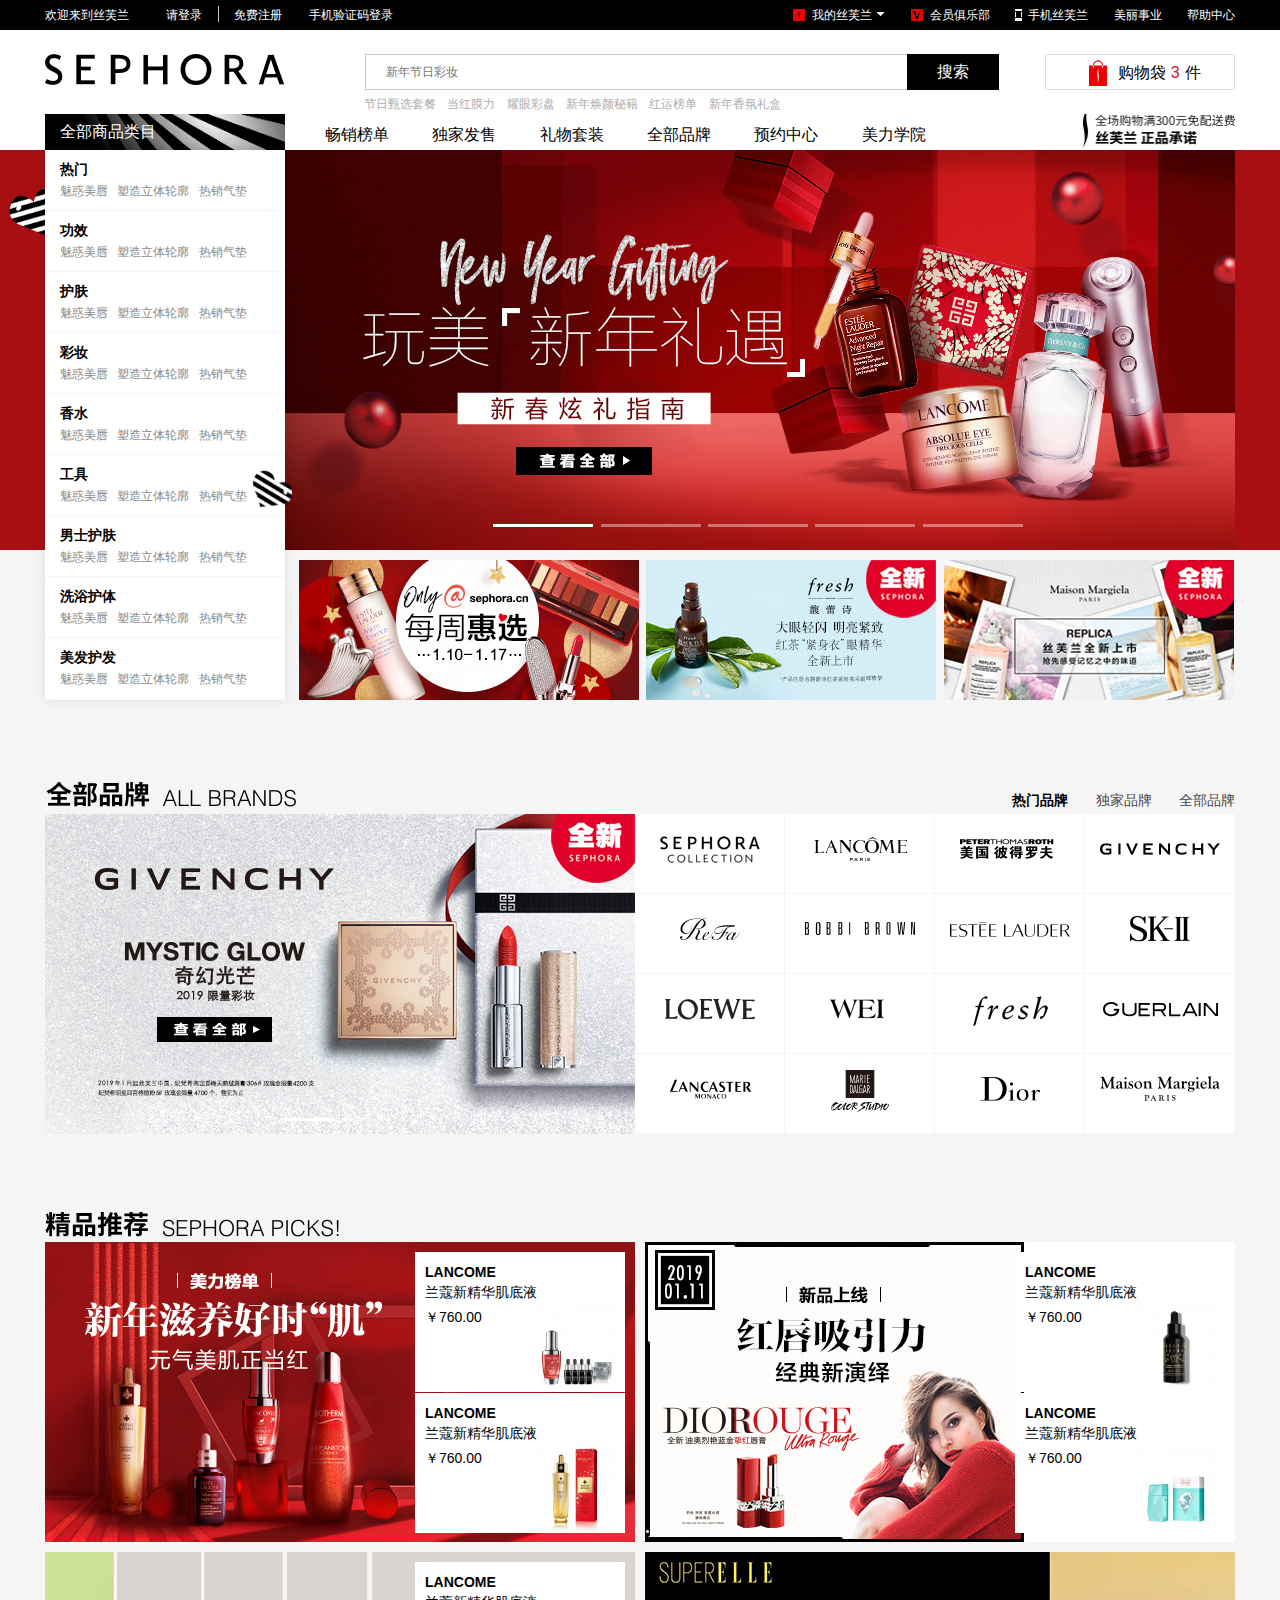
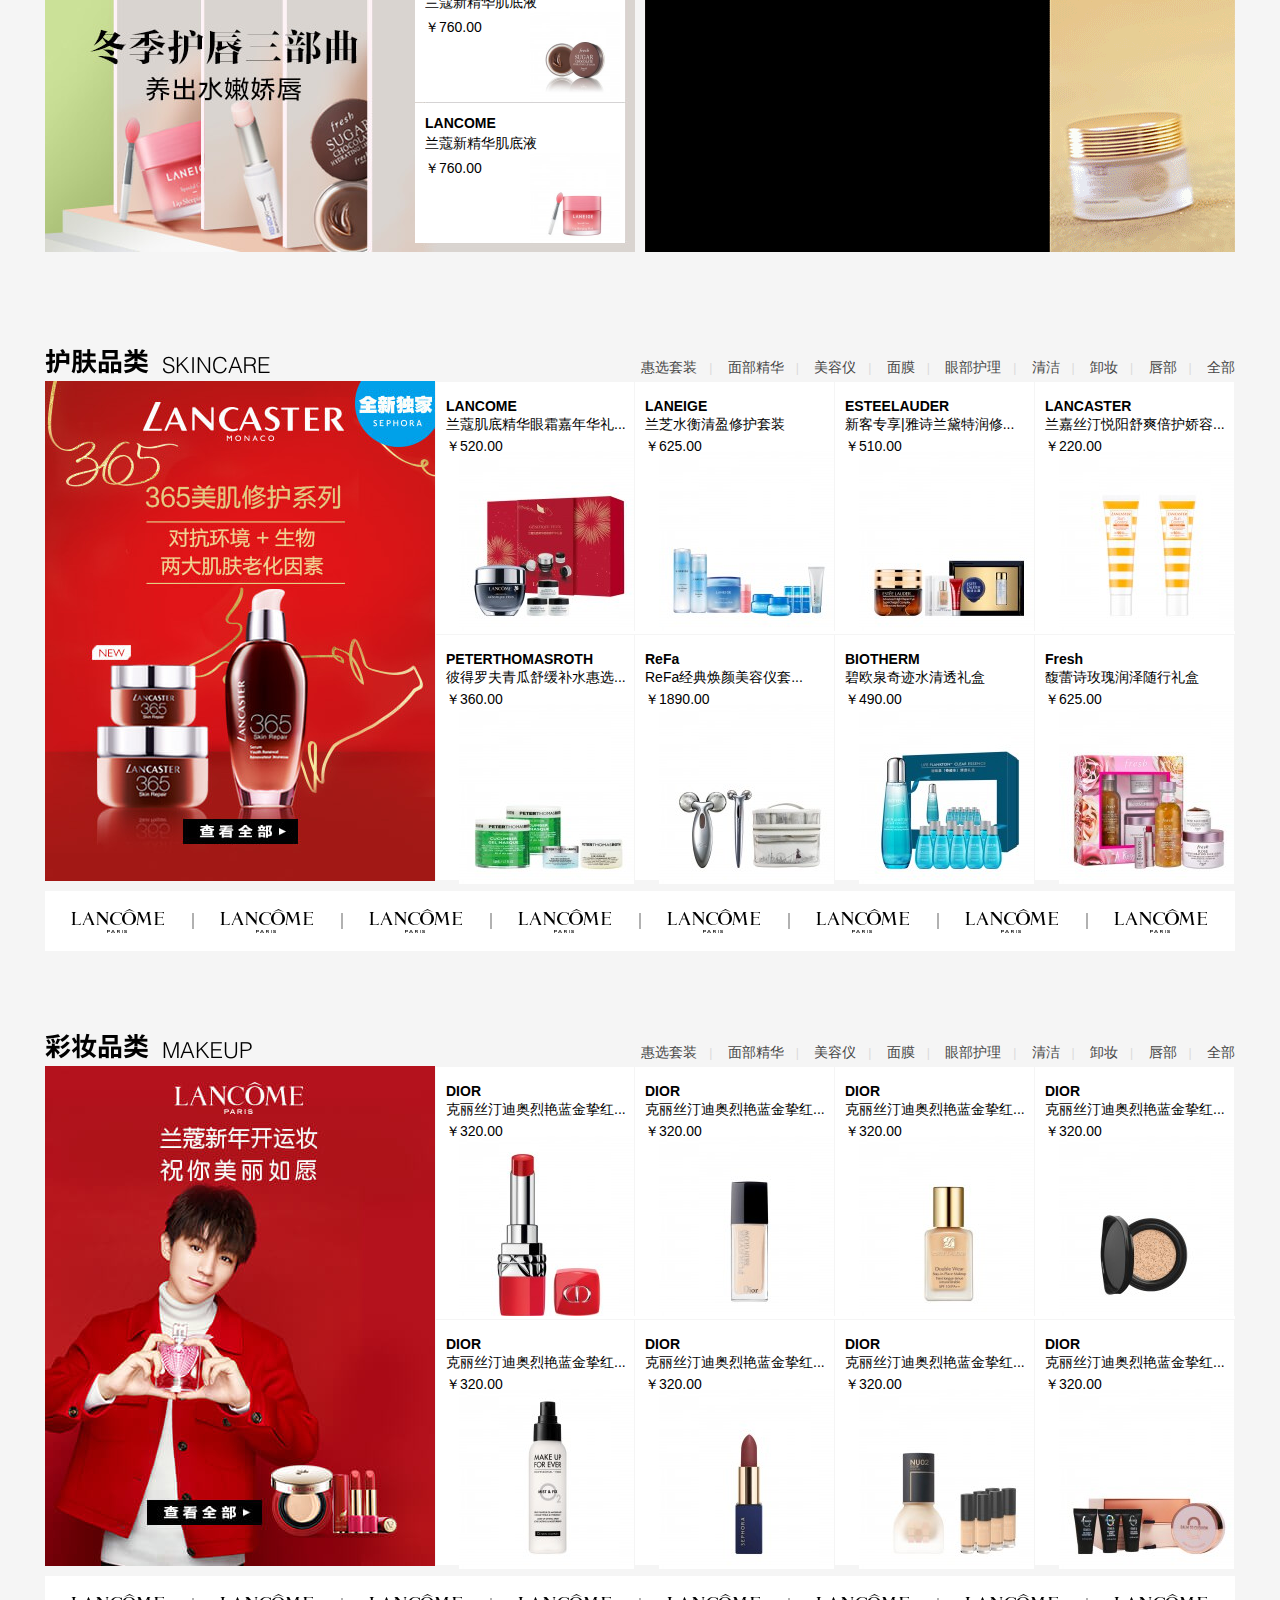
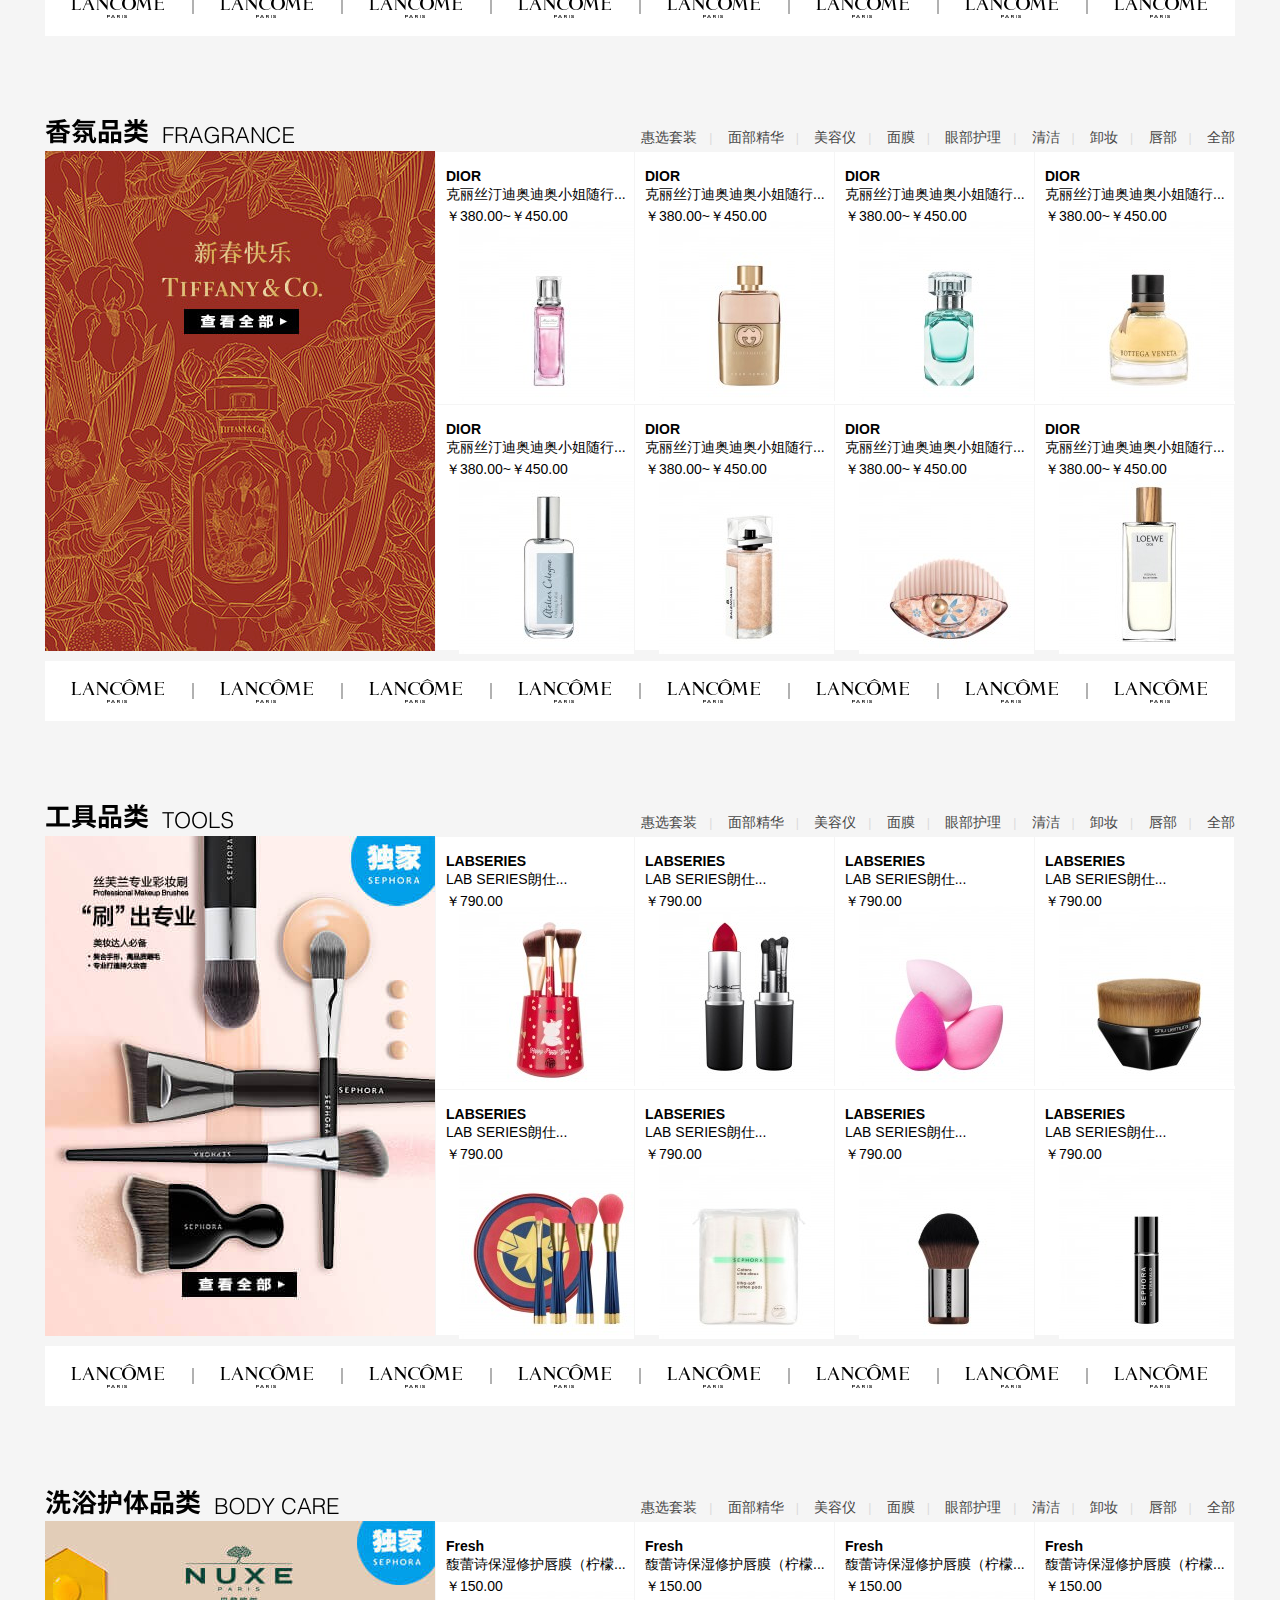
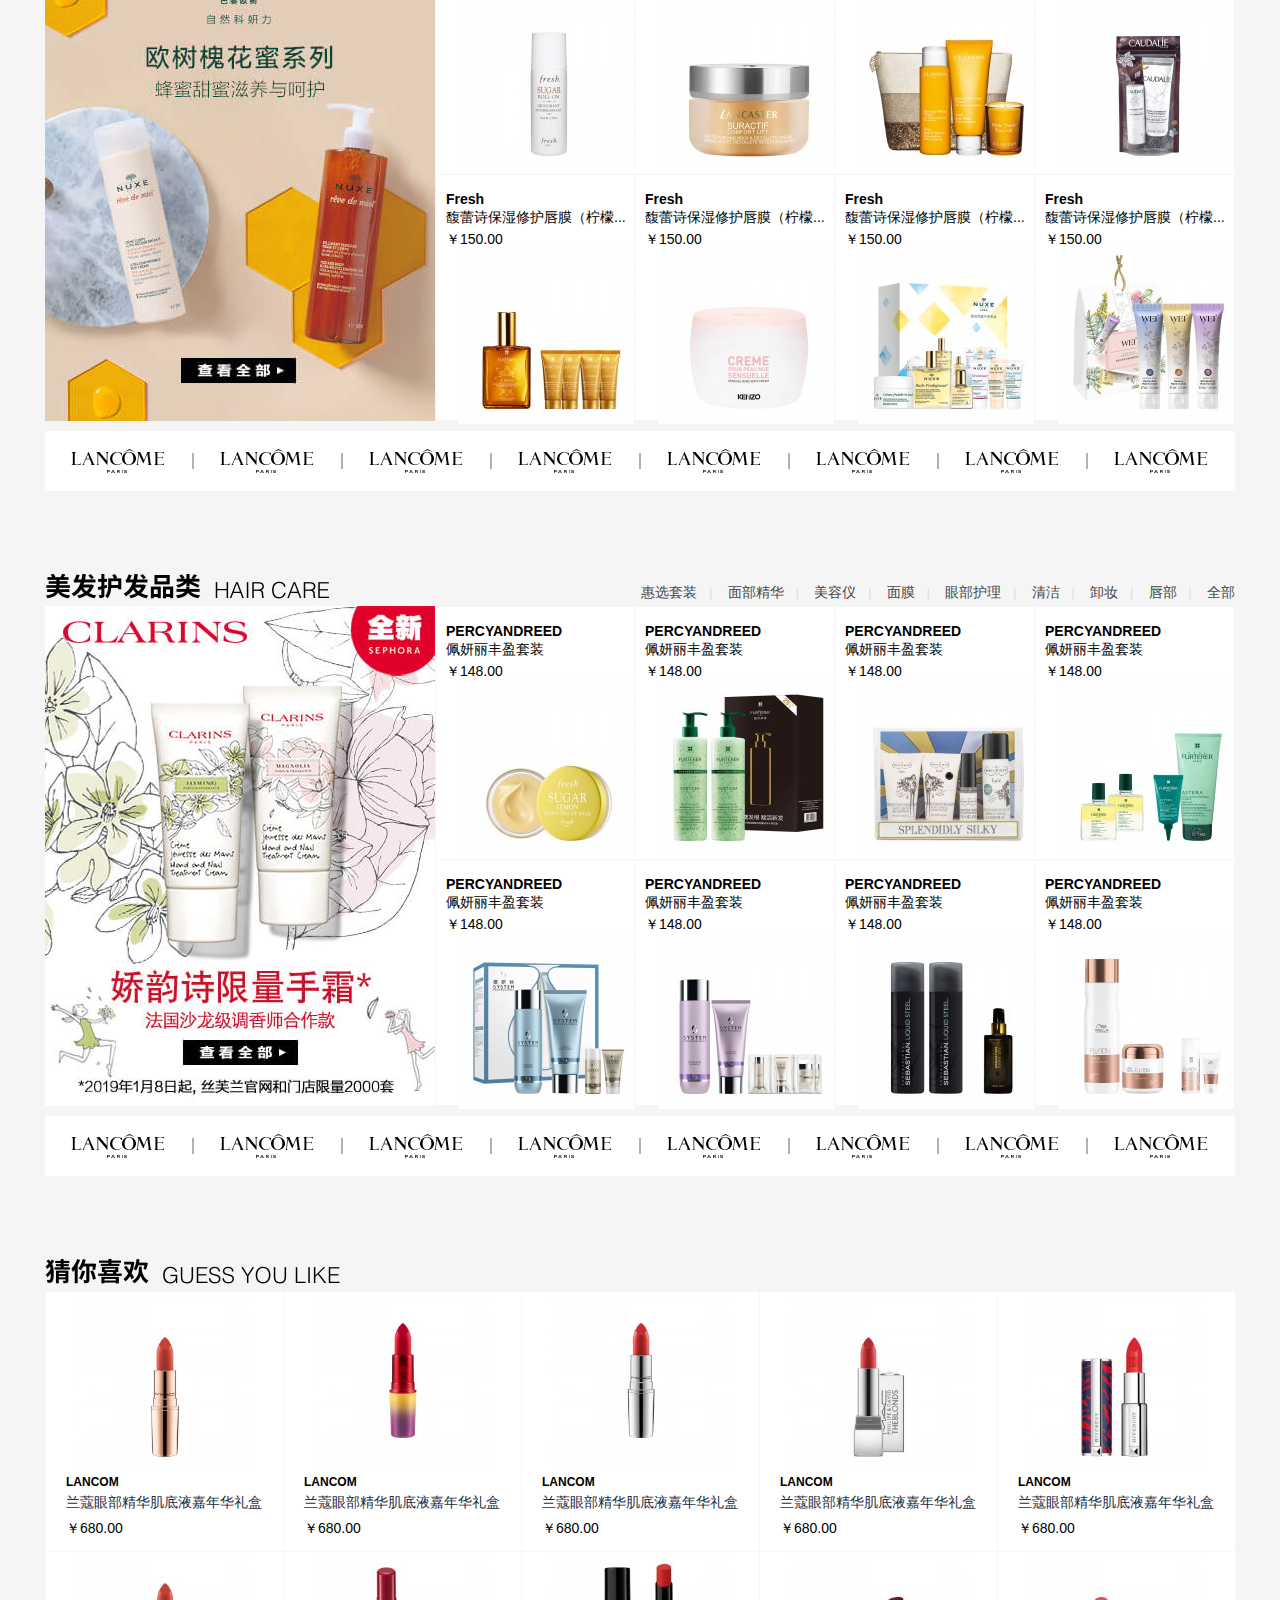
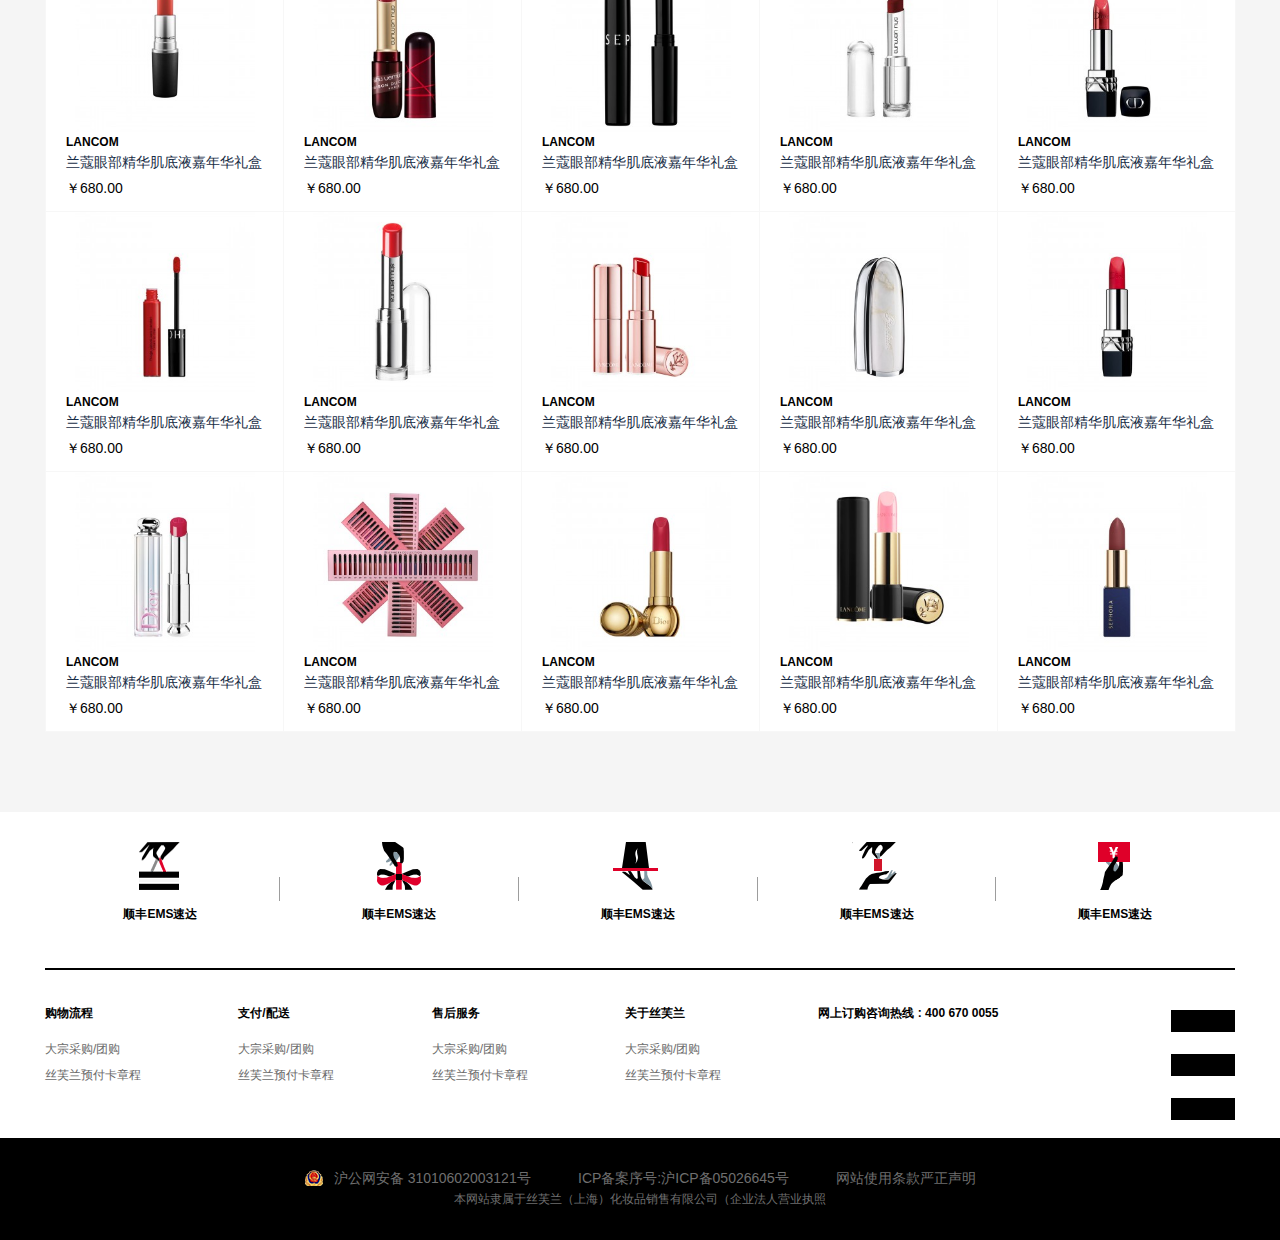
<file: index.html>
<!DOCTYPE html>
<html>
	<head>
		<meta charset="utf-8" />
		<title>SEPHORA首页</title>
		<link rel="shortcut icon" href="img/favicon.ico"/>
		<link rel="stylesheet" href="css/base.css" />
		<link rel="stylesheet" href="css/index.css" />
		<link rel="stylesheet" href="commonCss/footer.css" />
		<link rel="stylesheet" href="commonCss/header.css"/>
		<link rel="stylesheet" href="commonCss/FixedRight.css" />
		<script type="text/javascript" src="js/jquery.js" ></script>
		<script type="text/javascript" src="js/brand.js" ></script>
		<script type="text/javascript" src="js/index.js" ></script>
		
	</head>
	<body>
		<header>
		<!--公共头-->
		</header>	
		<!--轮播-->
		<div id="lunbo" class="t">
		<div id="box">
			<div id="boxKey">
				<span id="before"><em></em></span>
				<span id="next"><em></em></span>
			</div>
			<ul id="picbox">
				<li class="bigPic"><a href="#"><img src="img/index/lunbo_img1.jpg" alt="" /></a></li>
				<li class="bigPic"><a href="#"><img src="img/index/lunbo_img2.jpg" alt="" /></a></li>
				<li class="bigPic"><a href="#"><img src="img/index/lunbo_img3.jpg" alt="" /></a></li>
				<li class="bigPic"><a href="#"><img src="img/index/lunbo_img4.jpg" alt="" /></a></li>
				<li class="bigPic"><a href="#"><img src="img/index/lunbo_img5.jpg" alt="" /></a></li>
			</ul>
			<ul id="btnBox">
				<li class="Btn"></li>
				<li class="Btn"></li>
				<li class="Btn"></li>
				<li class="Btn"></li>
				<li class="Btn"></li>
			</ul>
		</div>
		</div>
		<!--每周惠选-->
		<div id="weekly" class="t">
			<div class="weeklyInfo c">
				<div class="weeklyInfoContent">
					<a href="#"><img src="img/index/hp_weeklyspecial1.jpg"/></a>
					<a href="#"><img src="img/index/hp_weeklyspecial2.jpg"/></a>
					<a href="#"><img src="img/index/hp_weeklyspecial3.jpg"/></a>
				</div>
			</div>
		</div>
		<!--品牌-->
		<div id="brand" class="t">
			<div class="brandTitlle">
				<div class="brandTitlleContent c">
					<h2 class="brandTitlleContentL l"></h2>
					<ul class="brandTitlleContentR r">
						<li class="active"><a href="">热门品牌</a><em></em></li>
						<li><a href="">独家品牌</a><em></em></li>
						<li><a href="">全部品牌</a></li>
					</ul>
				</div>
			</div>
			<div id="brandBody">
				<div id="brandBodyContent" class="c">
					<!--小轮播-->
					<div id="brandBodyLunbo" class="l">
						<div id="brandBodyLunboBox">
							<div id="brandBoxKey">
								<span id="sbefore"><em></em></span>
								<span id="snext"><em></em></span>
							</div>
							<ul id="spicbox">
								<li class="sbigPic"><a href="#"><img src="img/index/brand_img1.jpg" alt="" /></a></li>
								<li class="sbigPic"><a href="#"><img src="img/index/brand_img2.jpg" alt="" /></a></li>
							</ul>
							<ul id="sbtnBox">
								<li class="sBtn"></li>
								<li class="sBtn"></li>
							</ul>
						</div>
					</div>
					<div class="brandBodyContentR r">
						<ul class="brandBodyIcons">
							<!--brand动态创建-->
						</ul>
					</div>
				</div>
			</div>
		</div>
		<!--brand01-->
		<div id="brandTw0" class="t">
			<div class="brandTitlle01 t">
				<div class="brandTitlleContent01 c">
					<h2 class="brandTitlleContentL brandTitlleContentL01 l"></h2>
				</div>
			</div>
			<div class="brand01Info t">
				<ul class="brand01InfoConent c">
					<div class="brand01InfoConentList">
						<a href="#"><img src="img/index/brand01_img1.jpg"/></a>
						<ul class="brand01InfoProduct">
							<li>
								<a href="#">
									<div class="brand01name1">LANCOME</div>
									<div class="brand01name2">兰蔻新精华肌底液</div>
									<div class="brand01Price">￥760.00</div>
									<img src="img/index/brand01_spic1.jpg" />
								</a>
							</li>
							<li>
								<a href="#">
									<div class="brand01name1">LANCOME</div>
									<div class="brand01name2">兰蔻新精华肌底液</div>
									<div class="brand01Price">￥760.00</div>
									<img src="img/index/brand01_spic2.jpg" />
								</a>
							</li>
						</ul>
					</div>
					<div class="brand01InfoConentList brandList1 r">
						<a href="#"><img src="img/index/brand01_img2.jpg"/></a>
						<ul class="brand01InfoProduct">
							<li>
								<a href="#">
									<div class="brand01name1">LANCOME</div>
									<div class="brand01name2">兰蔻新精华肌底液</div>
									<div class="brand01Price">￥760.00</div>
									<img src="img/index/brand01_spic3.jpg" />
								</a>
							</li>
							<li>
								<a href="#">
									<div class="brand01name1">LANCOME</div>
									<div class="brand01name2">兰蔻新精华肌底液</div>
									<div class="brand01Price">￥760.00</div>
									<img src="img/index/brand01_spic4.jpg" />
								</a>
							</li>
						</ul>
					</div>
					<div class="brand01InfoConentList">
						<a href="#"><img src="img/index/brand01_img3.jpg"/></a>
						<ul class="brand01InfoProduct">
							<li>
								<a href="#">
									<div class="brand01name1">LANCOME</div>
									<div class="brand01name2">兰蔻新精华肌底液</div>
									<div class="brand01Price">￥760.00</div>
									<img src="img/index/brand01_spic5.jpg" />
								</a>
							</li>
							<li>
								<a href="#">
									<div class="brand01name1">LANCOME</div>
									<div class="brand01name2">兰蔻新精华肌底液</div>
									<div class="brand01Price">￥760.00</div>
									<img src="img/index/brand01_spic6.jpg" />
								</a>
							</li>
						</ul>
					</div>
					<div class="brand01InfoConentList brandList1 r">
						<a href="#"><img src="img/index/brand01_gif.gif"/></a>
					</div>
				</ul>
			</div>
		</div>
		<!--brand02-->
		<div id="brandthree" class="t">
			<div class="brandTitlle02 t">
				<div class="brandTitlleContent02 c">
					<h2 class="brandTitlleContentL brandTitlleContentL02 l"></h2>
					<ul class="brand02List r">
						<li><a href="#">惠选套装</a><em>|</em></li>
						<li><a href="#">面部精华</a><em>|</em></li>
						<li><a href="#">美容仪</a><em>|</em></li>
						<li><a href="#">面膜</a><em>|</em></li>
						<li><a href="#">眼部护理</a><em>|</em></li>
						<li><a href="#">清洁</a><em>|</em></li>
						<li><a href="#">卸妆</a><em>|</em></li>
						<li><a href="#">唇部</a><em>|</em></li>
						<li><a href="#">全部</a></li>
					</ul>
				</div>
			</div>
			<div class="brand02Body">
				<div class="brand02BodyContent c">
					<div class="brand02BodyContentL l">
						<a href="#"><img src="img/index/brand02_img1.jpg"/></a>
					</div>
					<ul class="brand02BodyContentR r">
						<!---->
					</ul>
				</div>
			</div>
			<div class="brand02Footer">
				<div class="brand02FooterContent c">
					<ul class="brand02FooterContentBand">
						<!--<li><a class="l" href=""><img src="img/index/brand_icon2.png"/></a><em class="l"></em></li>-->
					</ul>
				</div>
			</div>
		</div>
		<!--brand03-->
		<div id="brandthree" class="t">
			<div class="brandTitlle02 t">
				<div class="brandTitlleContent02 c">
					<h2 class="brandTitlleContentL brandTitlleContentL03 l"></h2>
					<ul class="brand02List r">
						<li><a href="#">惠选套装</a><em>|</em></li>
						<li><a href="#">面部精华</a><em>|</em></li>
						<li><a href="#">美容仪</a><em>|</em></li>
						<li><a href="#">面膜</a><em>|</em></li>
						<li><a href="#">眼部护理</a><em>|</em></li>
						<li><a href="#">清洁</a><em>|</em></li>
						<li><a href="#">卸妆</a><em>|</em></li>
						<li><a href="#">唇部</a><em>|</em></li>
						<li><a href="#">全部</a></li>
					</ul>
				</div>
			</div>
			<div class="brand02Body">
				<div class="brand02BodyContent c">
					<div class="brand02BodyContentL l">
						<a href="#"><img src="img/index/brand03_img1.jpg"/></a>
					</div>
					<ul class="brand03BodyContentR r">
						<!---->
					</ul>
				</div>
			</div>
			<div class="brand02Footer">
				<div class="brand02FooterContent c">
					<ul class="brand02FooterContentBand">
						<!--<li><a class="l" href=""><img src="img/index/brand_icon2.png"/></a><em class="l"></em></li>-->
					</ul>
				</div>
			</div>
		</div>
		<!--brand04-->
		<div id="brandthree" class="t">
			<div class="brandTitlle02 t">
				<div class="brandTitlleContent02 c">
					<h2 class="brandTitlleContentL brandTitlleContentL04 l"></h2>
					<ul class="brand02List r">
						<li><a href="#">惠选套装</a><em>|</em></li>
						<li><a href="#">面部精华</a><em>|</em></li>
						<li><a href="#">美容仪</a><em>|</em></li>
						<li><a href="#">面膜</a><em>|</em></li>
						<li><a href="#">眼部护理</a><em>|</em></li>
						<li><a href="#">清洁</a><em>|</em></li>
						<li><a href="#">卸妆</a><em>|</em></li>
						<li><a href="#">唇部</a><em>|</em></li>
						<li><a href="#">全部</a></li>
					</ul>
				</div>
			</div>
			<div class="brand02Body">
				<div class="brand02BodyContent c">
					<div class="brand02BodyContentL l">
						<a href="#"><img src="img/index/brand04_img1.jpg"/></a>
					</div>
					<ul class="brand04BodyContentR r">
						<!---->
					</ul>
				</div>
			</div>
			<div class="brand02Footer">
				<div class="brand02FooterContent c">
					<ul class="brand02FooterContentBand">
						<!--<li><a class="l" href=""><img src="img/index/brand_icon2.png"/></a><em class="l"></em></li>-->
					</ul>
				</div>
			</div>
		</div>
		<!--brand05-->
		<div id="brandthree" class="t">
			<div class="brandTitlle02 t">
				<div class="brandTitlleContent02 c">
					<h2 class="brandTitlleContentL brandTitlleContentL05 l"></h2>
					<ul class="brand02List r">
						<li><a href="#">惠选套装</a><em>|</em></li>
						<li><a href="#">面部精华</a><em>|</em></li>
						<li><a href="#">美容仪</a><em>|</em></li>
						<li><a href="#">面膜</a><em>|</em></li>
						<li><a href="#">眼部护理</a><em>|</em></li>
						<li><a href="#">清洁</a><em>|</em></li>
						<li><a href="#">卸妆</a><em>|</em></li>
						<li><a href="#">唇部</a><em>|</em></li>
						<li><a href="#">全部</a></li>
					</ul>
				</div>
			</div>
			<div class="brand02Body">
				<div class="brand02BodyContent c">
					<div class="brand02BodyContentL l">
						<a href="#"><img src="img/index/brand05_img1.jpg"/></a>
					</div>
					<ul class="brand05BodyContentR r">
						<!---->
					</ul>
				</div>
			</div>
			<div class="brand02Footer">
				<div class="brand02FooterContent c">
					<ul class="brand02FooterContentBand">
						<!--<li><a class="l" href=""><img src="img/index/brand_icon2.png"/></a><em class="l"></em></li>-->
					</ul>
				</div>
			</div>
		</div>
		<!--brand06-->
		<div id="brandthree" class="t">
			<div class="brandTitlle02 t">
				<div class="brandTitlleContent02 c">
					<h2 class="brandTitlleContentL brandTitlleContentL06 l"></h2>
					<ul class="brand02List r">
						<li><a href="#">惠选套装</a><em>|</em></li>
						<li><a href="#">面部精华</a><em>|</em></li>
						<li><a href="#">美容仪</a><em>|</em></li>
						<li><a href="#">面膜</a><em>|</em></li>
						<li><a href="#">眼部护理</a><em>|</em></li>
						<li><a href="#">清洁</a><em>|</em></li>
						<li><a href="#">卸妆</a><em>|</em></li>
						<li><a href="#">唇部</a><em>|</em></li>
						<li><a href="#">全部</a></li>
					</ul>
				</div>
			</div>
			<div class="brand02Body">
				<div class="brand02BodyContent c">
					<div class="brand02BodyContentL l">
						<a href="#"><img src="img/index/brand06_img1.jpg"/></a>
					</div>
					<ul class="brand06BodyContentR r">
						<!---->
					</ul>
				</div>
			</div>
			<div class="brand02Footer">
				<div class="brand02FooterContent c">
					<ul class="brand02FooterContentBand">
						<!--<li><a class="l" href=""><img src="img/index/brand_icon2.png"/></a><em class="l"></em></li>-->
					</ul>
				</div>
			</div>
		</div>
		<!--brand07-->
		<div id="brandthree" class="t">
			<div class="brandTitlle02 t">
				<div class="brandTitlleContent02 c">
					<h2 class="brandTitlleContentL brandTitlleContentL07 l"></h2>
					<ul class="brand02List r">
						<li><a href="#">惠选套装</a><em>|</em></li>
						<li><a href="#">面部精华</a><em>|</em></li>
						<li><a href="#">美容仪</a><em>|</em></li>
						<li><a href="#">面膜</a><em>|</em></li>
						<li><a href="#">眼部护理</a><em>|</em></li>
						<li><a href="#">清洁</a><em>|</em></li>
						<li><a href="#">卸妆</a><em>|</em></li>
						<li><a href="#">唇部</a><em>|</em></li>
						<li><a href="#">全部</a></li>
					</ul>
				</div>
			</div>
			<div class="brand02Body">
				<div class="brand02BodyContent c">
					<div class="brand02BodyContentL l">
						<a href="#"><img src="img/index/brand07_img1.jpg"/></a>
					</div>
					<ul class="brand07BodyContentR r">
						<!---->
					</ul>
				</div>
			</div>
			<div class="brand02Footer">
				<div class="brand02FooterContent c">
					<ul class="brand02FooterContentBand">
						<!--<li><a class="l" href=""><img src="img/index/brand_icon2.png"/></a><em class="l"></em></li>-->
					</ul>
				</div>
			</div>
		</div>
		
		<!--猜你喜欢-->
		<div id="brandthree" class="t brandthree">
			<div class="brandTitlle02 t">
				<div class="brandTitlleContent02 c">
					<h2 class="brandTitlleContentL guesyoulike l"></h2>
				</div>
			</div>
			<div class="guesyoulikeInfo c">
				<div class="guesyoulikeInfoContent">
					<!---->
				</div>
			</div>
		</div>
		
		<footer id="Footer">
			<!--封装-->
		</footer>
		<!--FixedTop-->
		<div id="FixedTop" class="t">
			<div class="fixedTopInfo t">
				<div class="fixedTopInfoContent c">
					<a href="#" class="fixedLogo l">
						<img src="img/header/search_Logo1.png" />
					</a>
					<div class="searchBoxMain">
						<div class="searchBoxInput l">
							<input type="text" placeholder="新年节日彩妆" />
						</div>
						<a href="#"><div class="searchButton">搜索</div></a>
					</div>
				</div>
			</div>
		</div>
		<!--fixedRight-->
		<div id="FixedRight">
			<div class="fixedRightInfo">
				<ul>
					<li><a href="#">
						<em class="fixedRightInfo1">个人信息</em>
						<em class="FixedRightContent0 FixedRightContent1"></em>
					</a></li>
					<li><a href="#">
						<em class="fixedRightInfo1">购物车</em>
						<em class="FixedRightContent0 FixedRightContent2"></em>
					</a></li>
					<li><a href="#">
						<em class="fixedRightInfo1">联系客服</em>
						<em class="FixedRightContent0 FixedRightContent3"></em>
					</a></li>
					<li><a href="#">
						<em class="fixedRightInfo1">移动丝芙兰</em>
						<em class="FixedRightContent0 FixedRightContent4"></em>
					</a></li>
					<li><a class="toTop" href="#FixedRight">
						<em class="fixedRightInfo1">返回顶部</em>
						<em class="FixedRightContent0 FixedRightContent5"></em>
					</a></li>
				</ul>
			</div>
		</div>
		
		<!--fixedLeft-->
		<div id="FixedLeft">
			<div id="fixedLeftInfo">
				<ul>
					<li><a href="#fixedLeftInfo" id="color">
						<em id="fixedLeftInfo1">护肤品类</em>
					</a></li>
					<li><a href="#fixedLeftInfo" id="color">
						<em id="fixedLeftInfo2">彩妆品类</em>
					</a></li>
					<li><a href="#fixedLeftInfo">
						<em id="fixedLeftInfo3">香氛品类</em>
					</a></li>
					<li><a href="#fixedLeftInfo">
						<em id="fixedLeftInfo4">工具品类</em>
					</a></li>
					<li><a href="#fixedLeftInfo">
						<em id="fixedLeftInfo5">洗浴护体</em>
					</a></li>
					<li><a href="#fixedLeftInfo">
						<em id="fixedLeftInfo6">美发护发</em>
					</a></li>
				</ul>
			</div>
		</div>
		
		<script>
			//公共head
			$('header').load("commonHtml/header.html");
			//公共footer
			$('footer').load("commonHtml/footer.html");
		</script>
	</body>
</html>
</file>
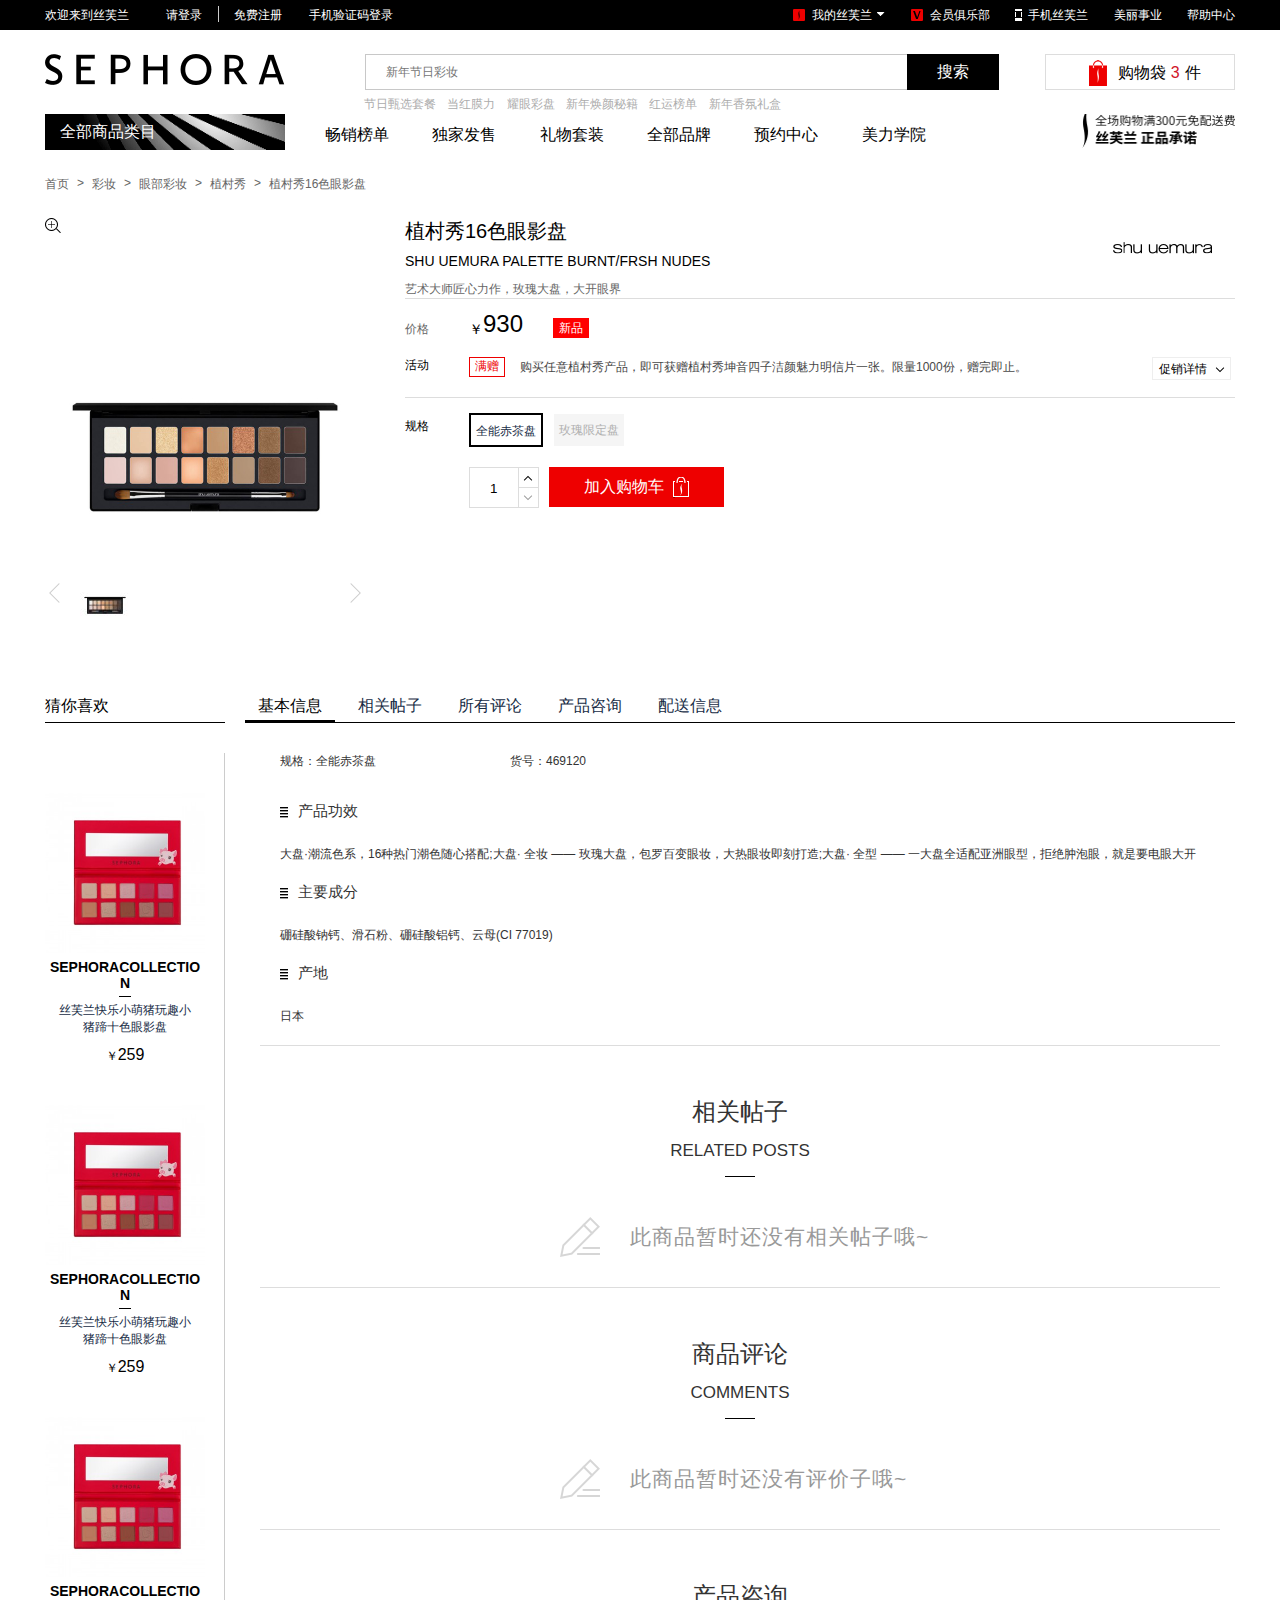
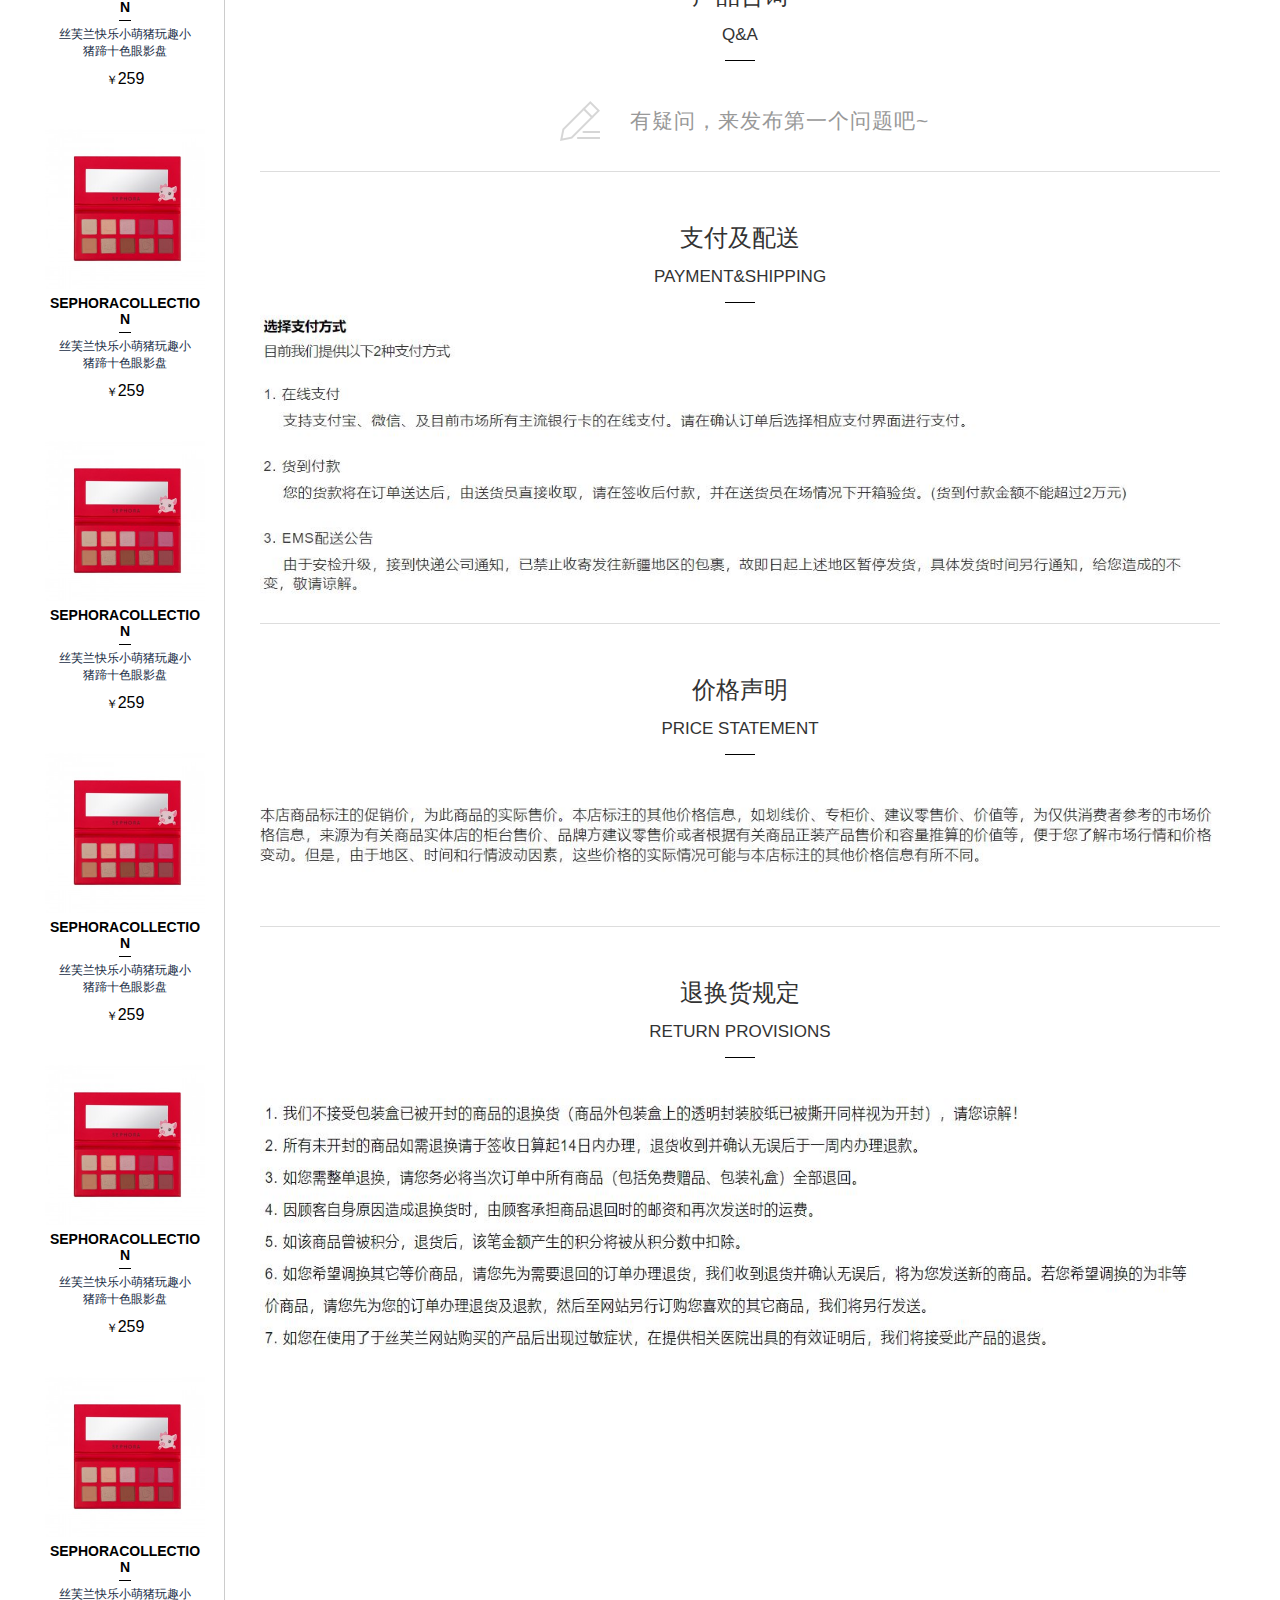
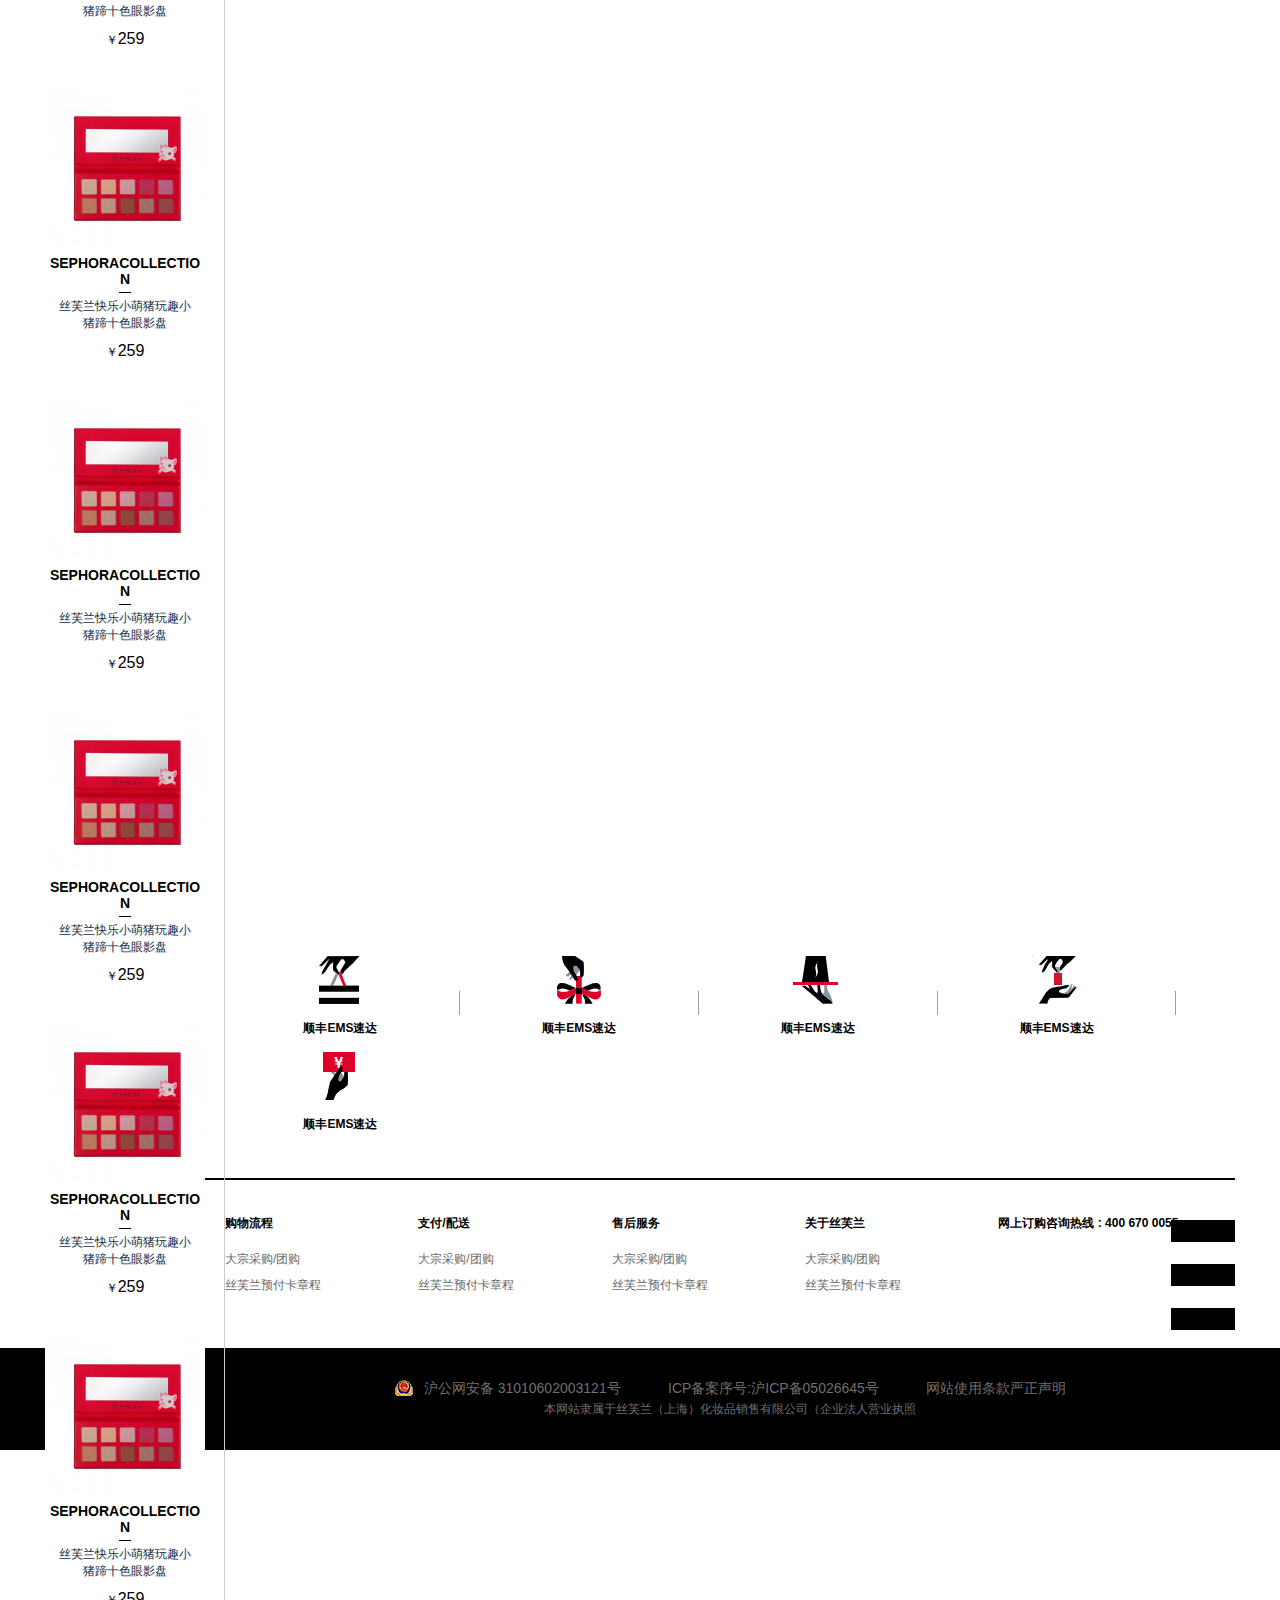
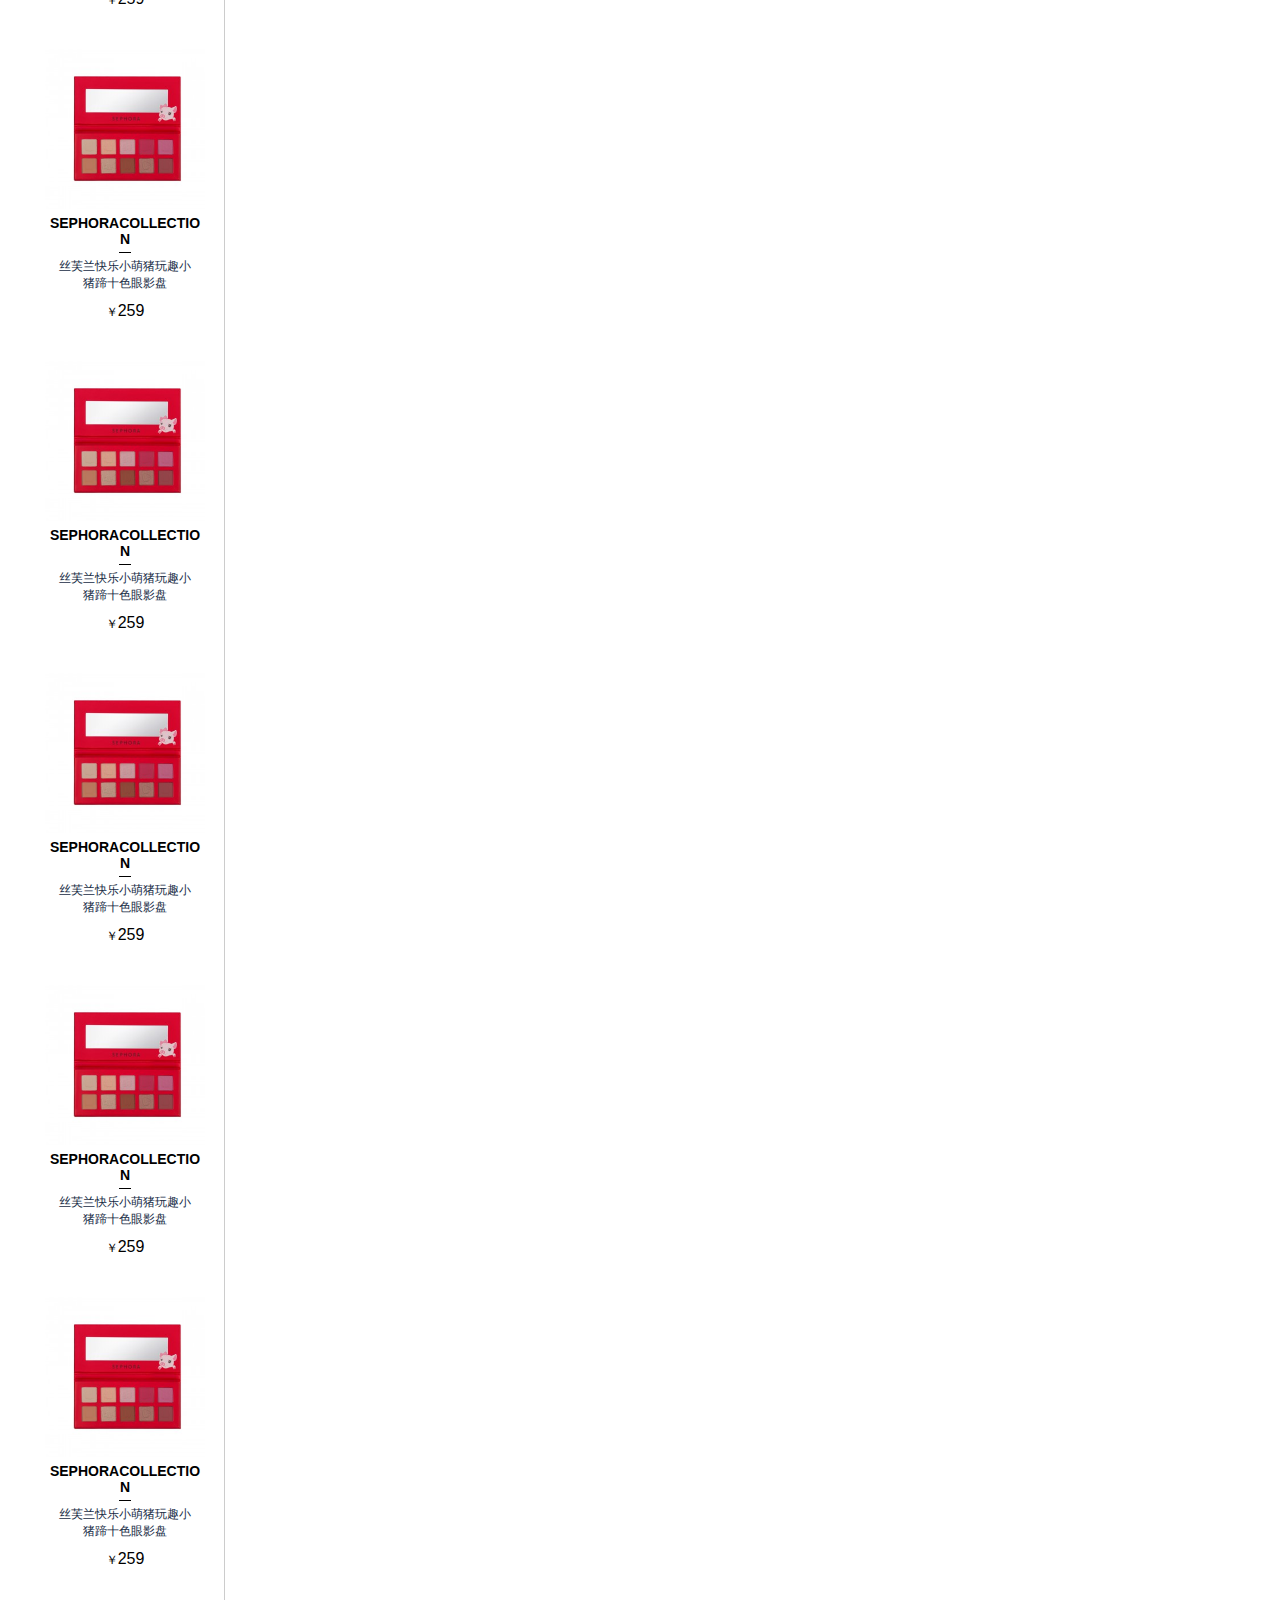
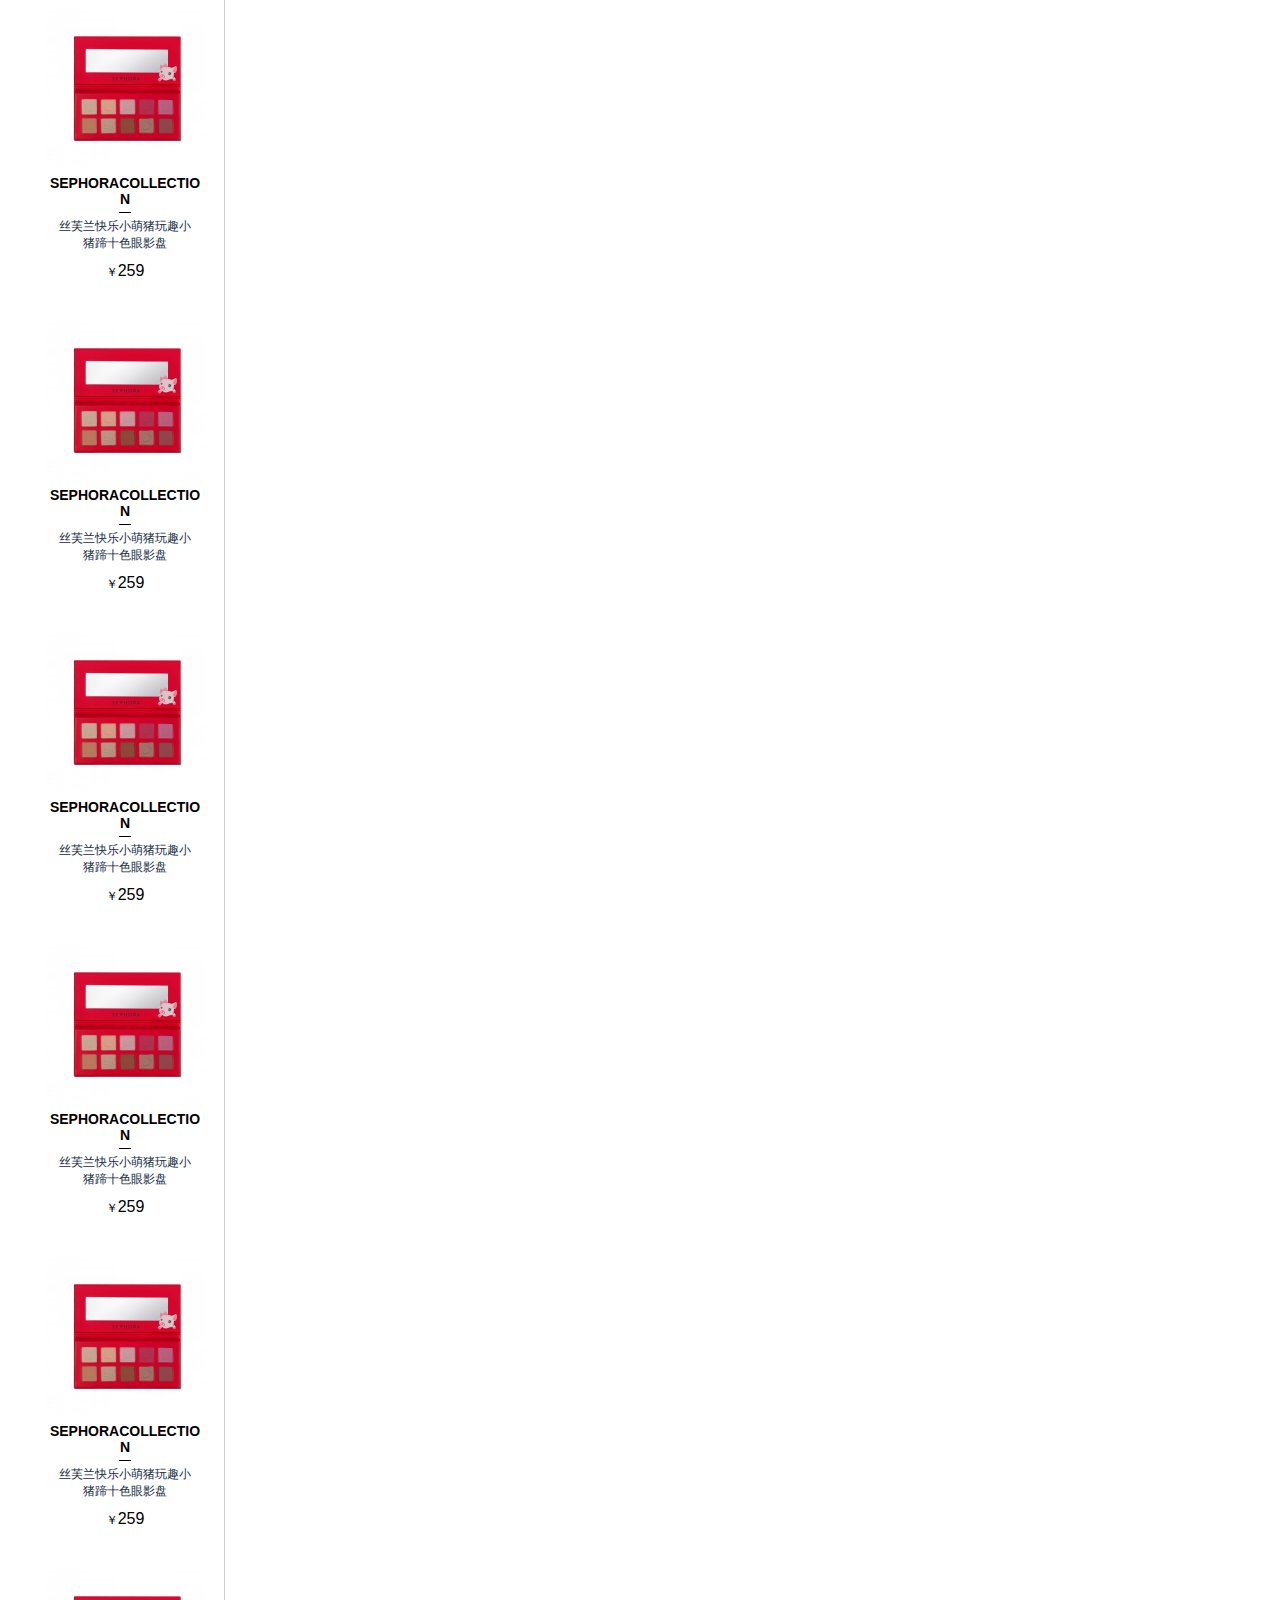
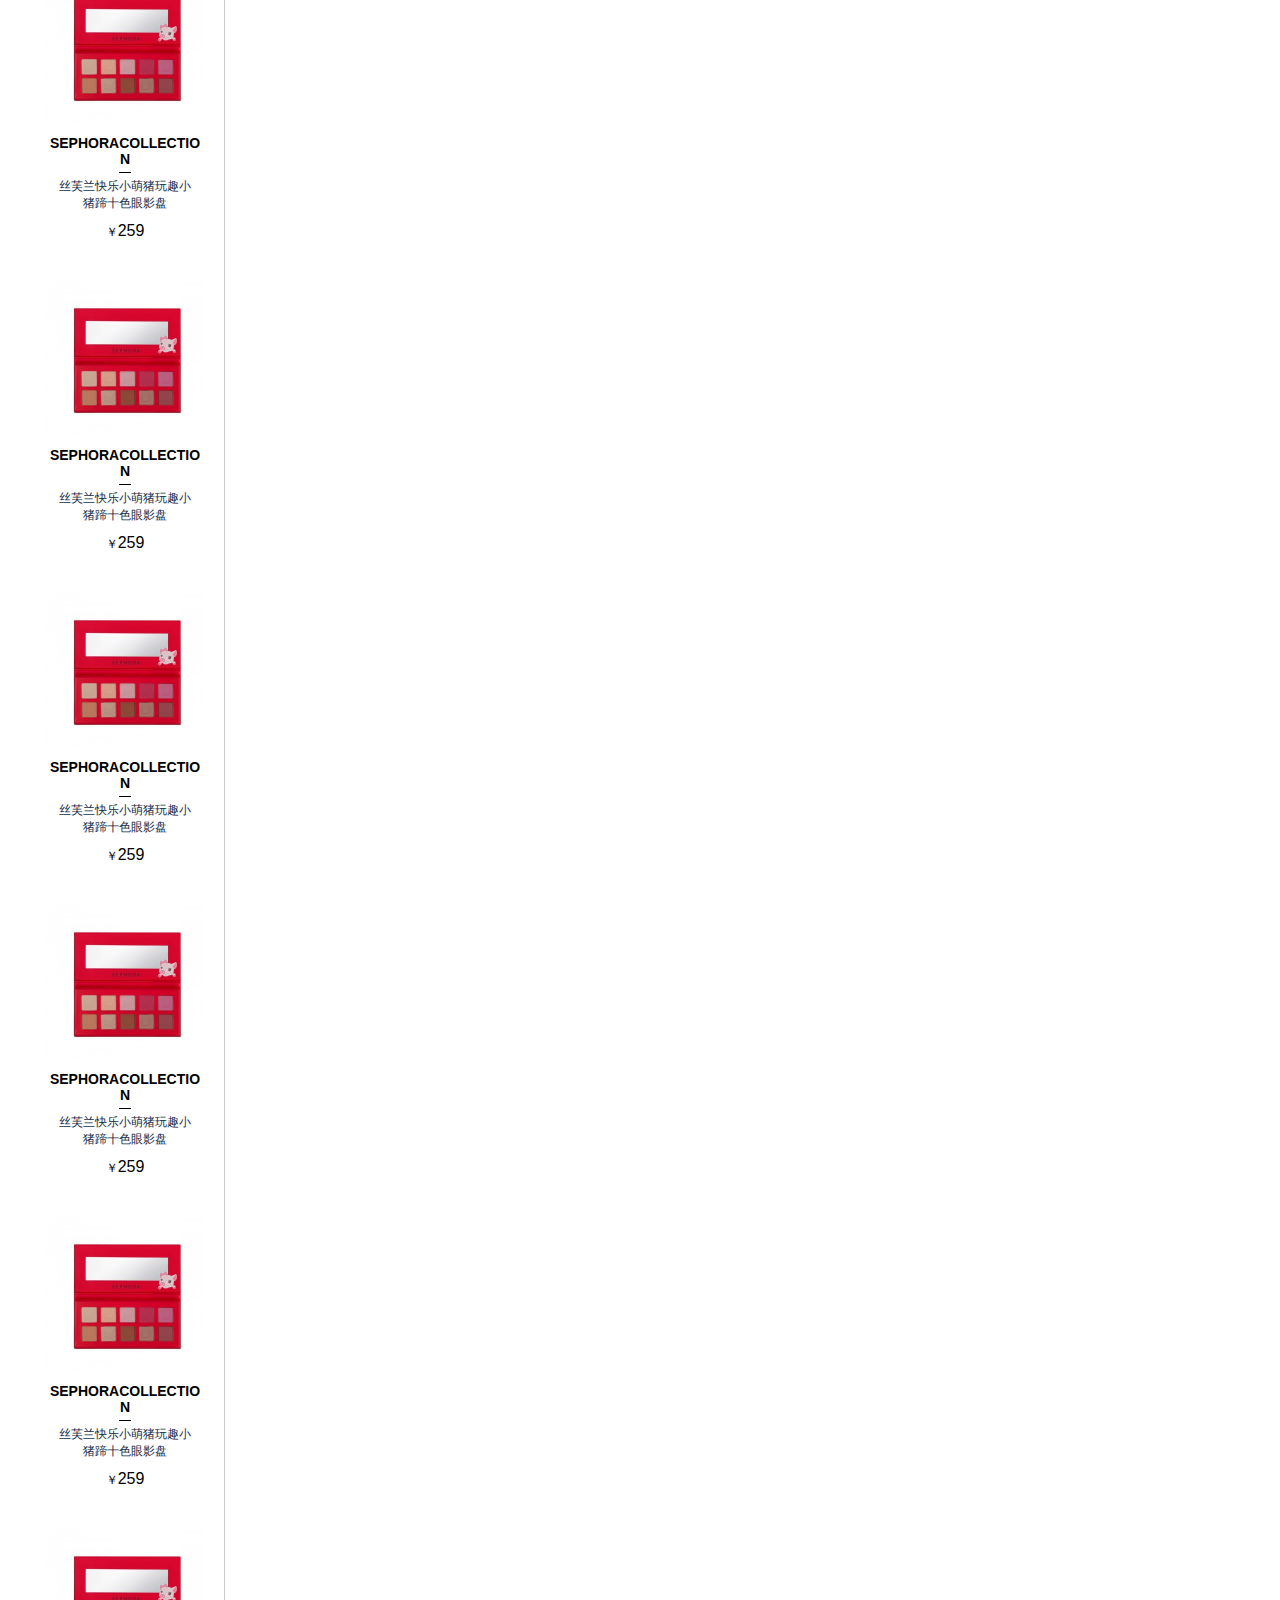
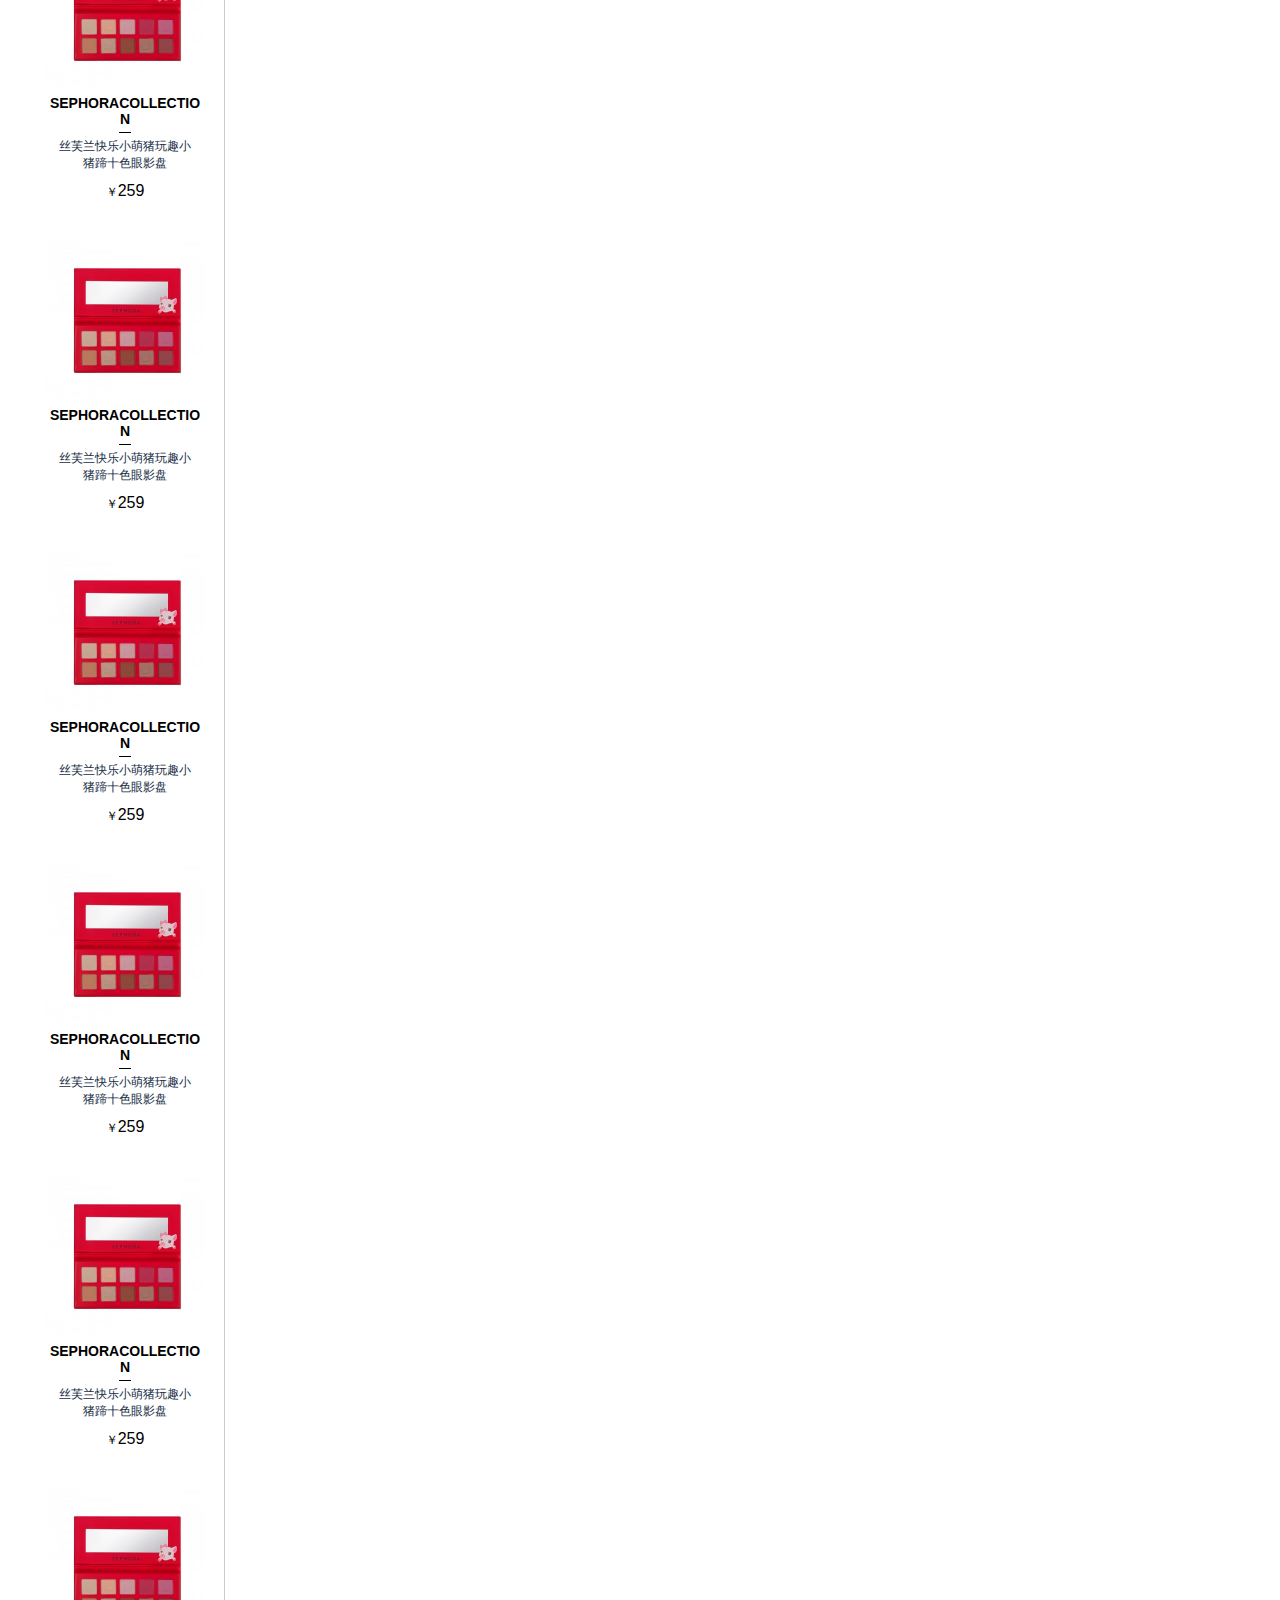
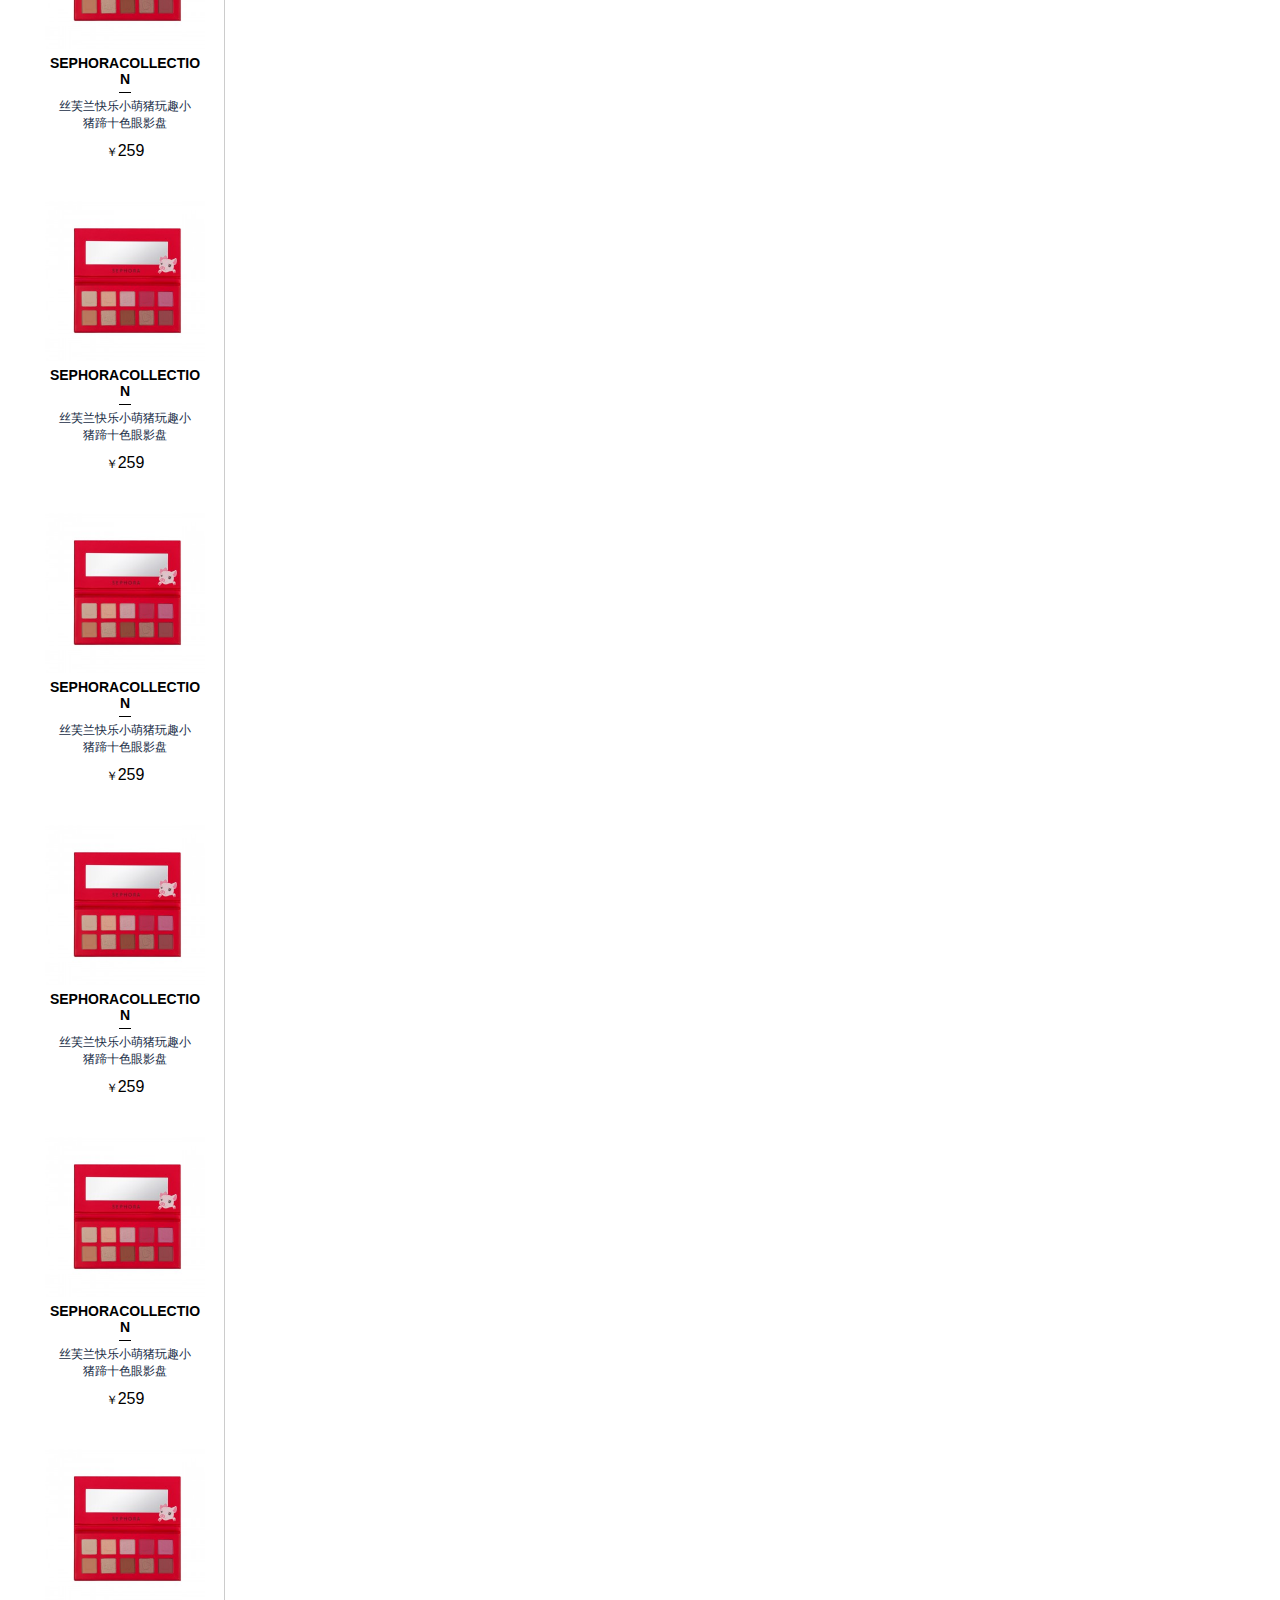
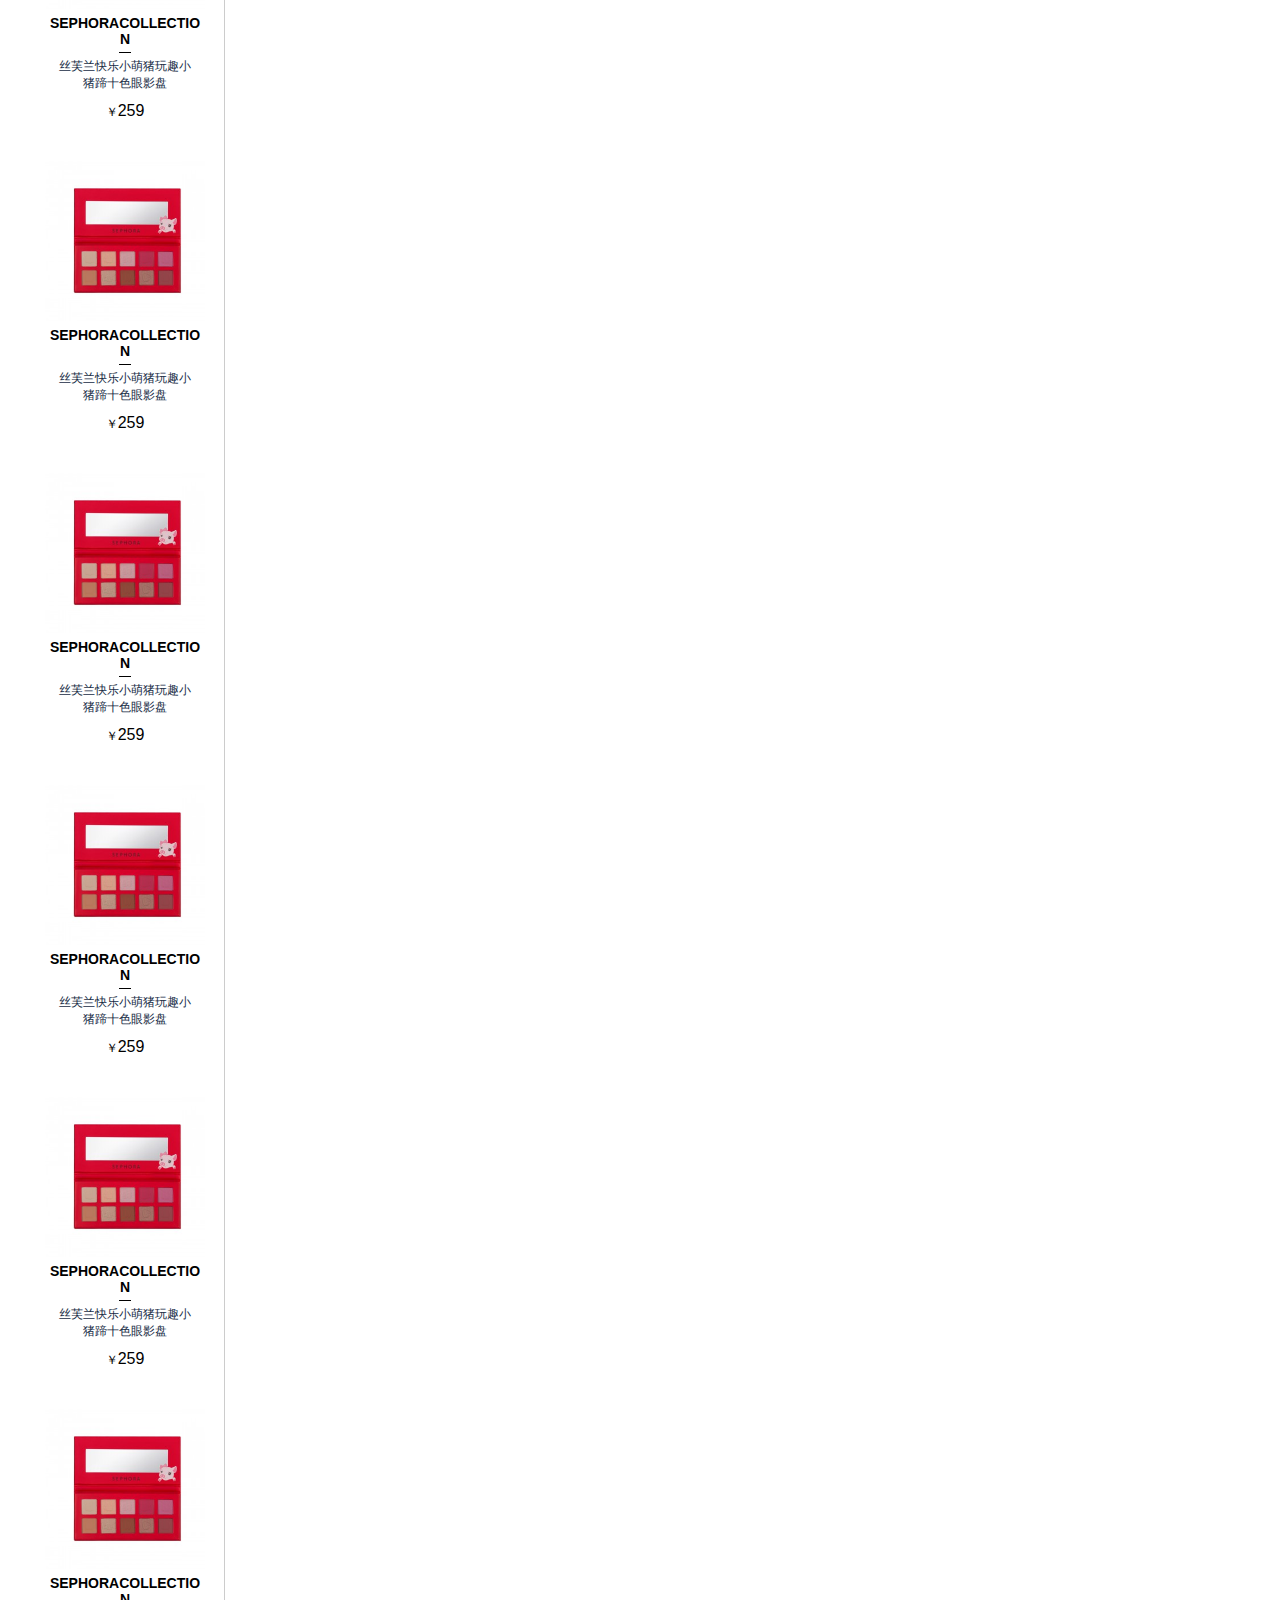
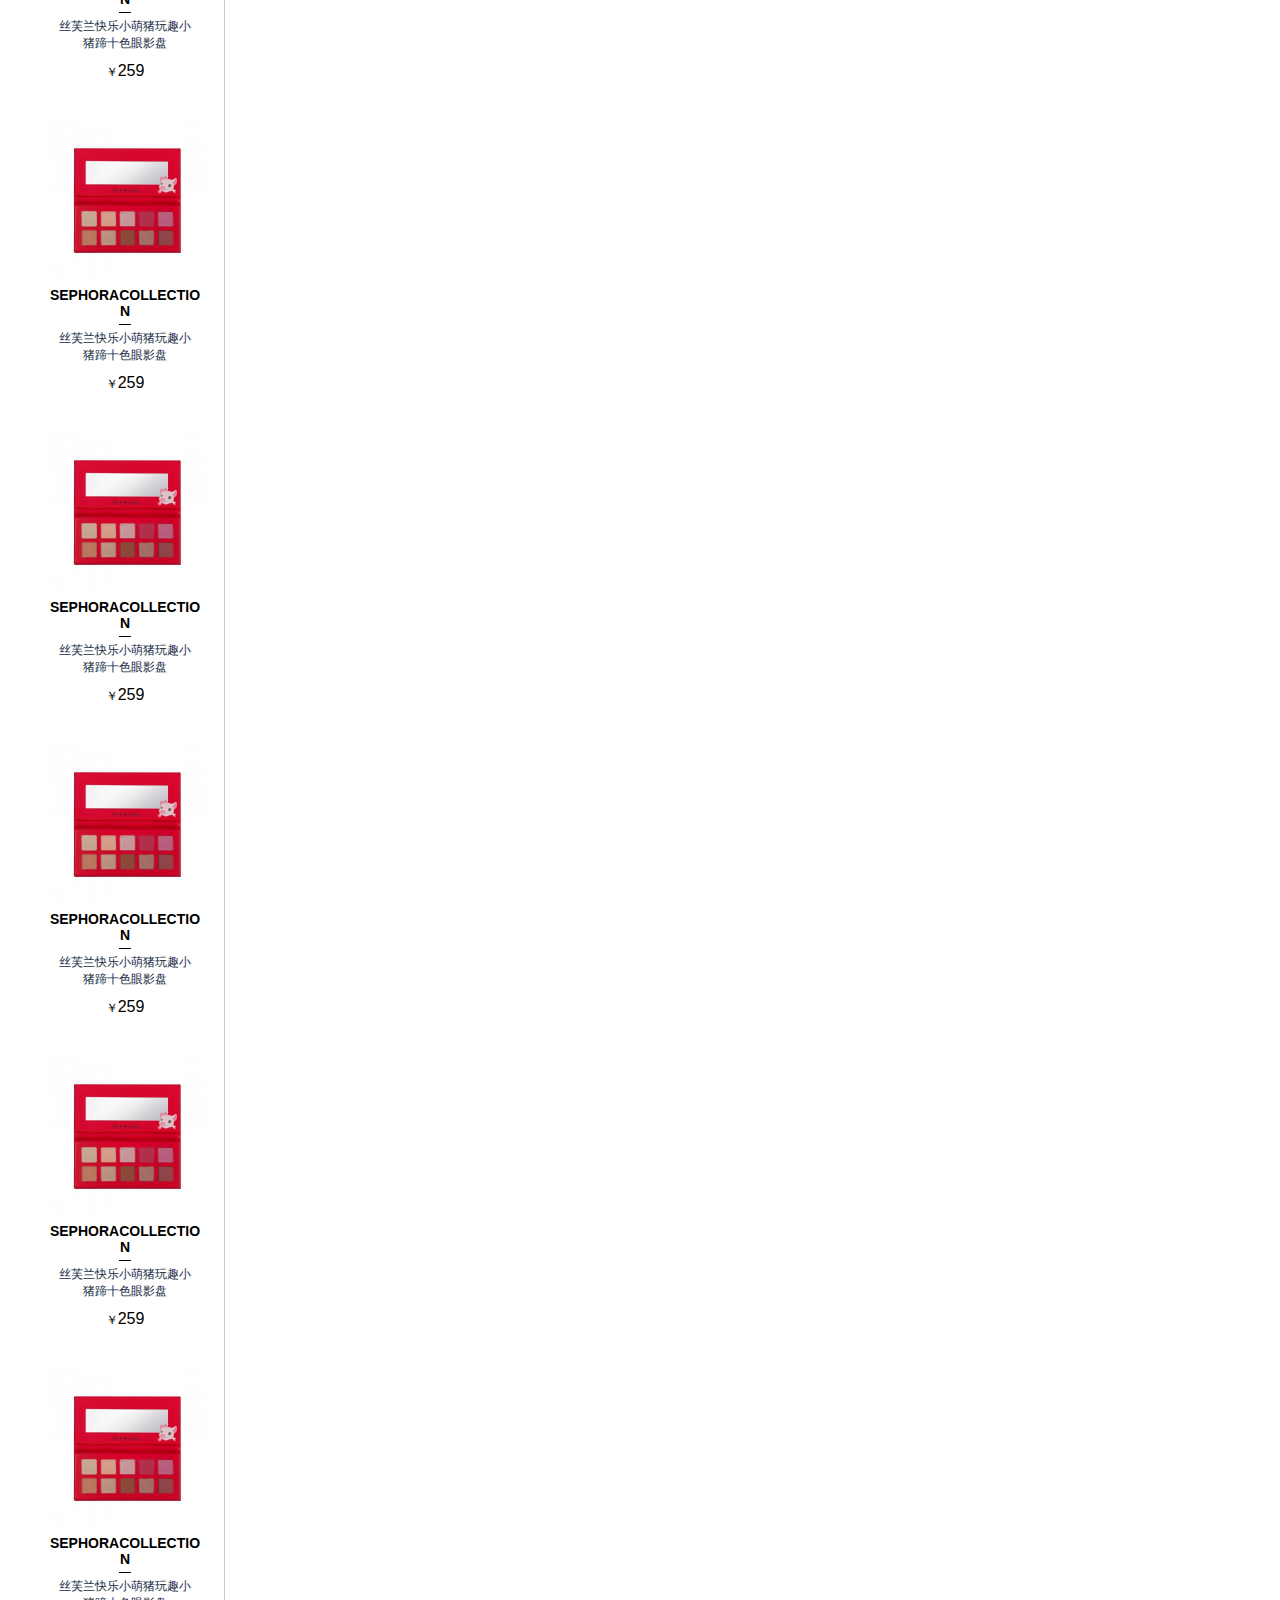
<file: detail.html>
<!DOCTYPE html>
<html>
	<head>
		<meta charset="UTF-8">
		<title>【丝芙兰】商品详情</title>
		<link rel="shortcut icon" href="img/favicon.ico"/>
		<script type="text/javascript" src="js/jquery.js" ></script>
		<link rel="stylesheet" href="css/base.css" />
		<link rel="stylesheet" href="commonCss/footer.css" />
		<link rel="stylesheet" href="commonCss/header.css" />
		<link rel="stylesheet" href="css/detail.css" />
		<link rel="stylesheet" href="commonCss/FixedRight.css" />
		<script type="text/javascript" src="js/brand.js" ></script>
		<script type="text/javascript" src="js/detail.js" ></script>
	</head>
	<body>
		<header>
			<!--公共头-->
		</header>
		<div id="productDetail t">
			<div class="detailContent c">
				<div class="detailNav">
					<a href="index.html">首页</a>
					<span> > </span>
					<a href="#">彩妆</a>
					<span> > </span>
					<a href="#">眼部彩妆</a>
					<span> > </span>
					<a href="#">植村秀</a>
					<span> > </span>
					<span>植村秀16色眼影盘</span>
				</div>
				<div class="productImg">
					<div class="imgVideo">
						<div class="changeBig"></div>
						<img class="picture l" src="img/detail/detail_img1.jpg" />
						<div class="bigImgVideo">
							<img class="bpicture" src="img/detail/detail_img1.jpg" />
						</div>
						<div class="square"></div>
					</div>
					<div class="btnBox l">
						<div class="Arow l">
							<div class="leftArow cant l"></div>
						</div>
						<ul class="picBtn">
							<li class="noOpacity"><img src="img/detail/detail_picbtn.jpg"</li>
							<li></li>
							<li></li>
							<li></li>
							<li></li>
						</ul>
						<div class="Arow l">
							<div class="rightArow cant"></div>
						</div>
					</div>
				</div>
				<div class="productInfo l">
					<div class="productTitle l">
						<div class="titleBox l">
							<h1>植村秀16色眼影盘</h1>
							<p class="p1">SHU UEMURA PALETTE BURNT/FRSH NUDES</p>
							<p class="p2">艺术大师匠心力作，玫瑰大盘，大开眼界</p>
						</div>
						<img src="img/detail/detail_logo.png" />
					</div>
					<div class="productPrice l">
						<p class="one l">价格</p>
						<p class="two l">￥</p>
						<p class="three l">930</p>
						<p class="four l">新品</p>
					</div>
					<div class="activity l">
						<p class="actTitle l">活动</p>
						<p class="mainList l">满赠</p>
						<p class="main l">购买任意植村秀产品，即可获赠植村秀坤音四子洁颜魅力明信片一张。限量1000份，赠完即止。</p>
						<div class="salemain l">
							促销详情
							<i class="popup cant"></i>
							<div class="popupInfo">
								<i></i>
								<div class="popupInfoContent">
									<div class="popupInfoContentT">
										<span class="popupInfoContentText1">满赠</span>
										<span class="popupInfoContentText2">购买任意植村秀产品，即可获赠植村秀坤音四子洁颜魅力明信片一张。限量1000份，赠完即止。</span>
									</div>
									<div class="popupProduct">
										<span class="popupProductT">赠品档位一: 满1件即可获赠1件赠品</span>
									</div>
									<div class="popupProductList">
										<div class="popupProductListDetail">
											<img src="img/detail/detail_info0.jpg" />
											<span>X1</span>
										</div>
										<div class="popupProductListBottom">
											<span>植村秀坤音四子洁颜魅力明信片赠品</span>
										</div>
									</div>
								</div>
							</div>
						</div>
						
					</div>
					<div class="size l">
						<p class="actTitle l">规格</p>
						<p class="size1 l"><a href="#">全能赤茶盘</a></p>
						<p class="size2 l">玫瑰限定盘
							<span class="sizeDetail">暂时无货</span><em></em>
						</p>
					</div>
					<div class="goButton l">
						<div class="number l">
							<div class="numberBox l">
								<input type="text" class="numOne" value="1"/>
							</div>
							<div class="arrow l">
								<div class="topArrow">
									<div class="icon1"></div>
								</div>
								<div class="bottomArrow l">
									<div class="icon2 l"></div>
								</div>
							</div>
						</div>
						<div class="addCar l">
							<p><a href="shoppingCar.html" target="_blank" style="color: #fff;">加入购物车</a></p>
							<div class="goCar l"></div>
						</div>
					</div>
				</div>
			</div>
			<div class="productDetailInfo c">
				<div class="guesYouLike l">
					<div class="title l"><p>猜你喜欢</p></div>
					<div class="product l">
						<!---->
					</div>
				</div>	
				<div id="mainModule" class="l">
					<div class="rightMainNav t l">
						<ul>
							<li class="now">基本信息</li>
							<li><a href="#thePosts0">相关帖子</a></li>
							<li><a href="#thePosts1">所有评论</a></li>
							<li><a href="#thePosts2">产品咨询</a></li>
							<li><a href="#thePosts3">配送信息</a></li>
						</ul>
					</div>
					<div class="leftLine l">
						<div class="smallLeftLine l">
							<ul>
								<li>规格：全能赤茶盘</li>
								<li>货号：469120</li>
							</ul>
						</div>
						<div class="smallLeftLineDetail l">
							<ul>
								<li>
									<div class="LeftLineDetailT t">
										<div class="icon l"></div>
										<p>产品功效</p>
									</div>
									<div class="text t l">
										<p>大盘·潮流色系，16种热门潮色随心搭配;大盘· 全妆 —— 玫瑰大盘，包罗百变眼妆，大热眼妆即刻打造;大盘· 全型 —— 一大盘全适配亚洲眼型，拒绝肿泡眼，就是要电眼大开</p>
									</div>
								</li>
								<li>
									<div class="LeftLineDetailT t">
										<div class="icon l"></div>
										<p>主要成分</p>
									</div>
									<div class="text t l">
										<p>硼硅酸钠钙、滑石粉、硼硅酸铝钙、云母(CI 77019)</p>
									</div>
								</li>
								<li>
									<div class="LeftLineDetailT t">
										<div class="icon l"></div>
										<p>产地</p>
									</div>
									<div class="text t l">
										<p>日本</p>
									</div>
								</li>
							</ul>
						</div>
						<div id="thePosts0" class="l">
							<div class="postsTittle">
								<p style="font-size: 24px;margin-top: 50px;">相关帖子</p>
								<p style="font-size: 17px;margin-top: 13px;">RELATED POSTS</p>
								<div class="shotLine l"></div>
							</div>
							<div class="titllenoPost l">
								<div class="noPost l">
									<div class="write l"></div>
									<p>此商品暂时还没有相关帖子哦~</p>
								</div>
							</div>
						</div>
						<div id="thePosts1" class="l">
							<div class="postsTittle">
								<p style="font-size: 24px;margin-top: 50px;">商品评论</p>
								<p style="font-size: 17px;margin-top: 13px;">COMMENTS</p>
								<div class="shotLine l"></div>
							</div>
							<div class="titllenoPost l">
								<div class="noPost l">
									<div class="write l"></div>
									<p>此商品暂时还没有评价子哦~</p>
								</div>
							</div>
						</div>
						<div id="thePosts2" class="l">
							<div class="postsTittle">
								<p style="font-size: 24px;margin-top: 50px;">产品咨询</p>
								<p style="font-size: 17px;margin-top: 13px;">Q&amp;A</p>
								<div class="shotLine l"></div>
							</div>
							<div class="titllenoPost l">
								<div class="noPost l">
									<div class="write l"></div>
									<p>有疑问，来发布第一个问题吧~</p>
								</div>
							</div>
						</div>
						<div id="thePosts3" class="l">
							<div class="postsTittle">
								<p style="font-size: 24px;margin-top: 50px;">支付及配送</p>
								<p style="font-size: 17px;margin-top: 13px;">PAYMENT&amp;SHIPPING</p>
								<div class="shotLine l"></div>
							</div>
							<img class="l" src="img/detail/detail_info1.jpg" style="width: 960px;height: 320px;"/>
						</div>
						<div id="thePosts" class="l">
							<div class="postsTittle">
								<p style="font-size: 24px;margin-top: 50px;">价格声明</p>
								<p style="font-size: 17px;margin-top: 13px;">PRICE STATEMENT</p>
								<div class="shotLine l"></div>
							</div>
							<img class="l postImg" src="img/detail/detail_info2.jpg" style="width: 960px;height: 81px;"/>
						</div>
						<div id="thePosts" class="l">
							<div class="postsTittle">
								<p style="font-size: 24px;margin-top: 50px;">退换货规定</p>
								<p style="font-size: 17px;margin-top: 13px;">RETURN PROVISIONS</p>
								<div class="shotLine l"></div>
							</div>
							<img class="l postImg" src="img/detail/detail_info3.jpg" style="width: 960px;height: 260px;"/>
						</div>
					</div>
				</div>
			</div>
		</div>
		<div id="moveNav" class="t">
			<div class="moveNavCenter c">
				<div class="moveNavLeft l">
					<ul>
						<li class="List0"><a href="#mainModule">基本信息</a></li>
						<li class="List0"><a href="#thePosts0">相关帖子</a></li>
						<li class="List0"><a href="#thePosts1">所有评论</a></li>
						<li class="List0"><a href="#thePosts2">产品咨询</a></li>
						<li class="List0"><a href="#thePosts3">配送信息</a></li>
					</ul>
				</div>
				<div class="moveNavRight r">
					<span>加入购物车</span>
					<div class="icon cant r"></div>
				</div>
			</div>
		</div>
		<footer id="Footer">
			<!--封装-->
		</footer>
		<div id="FixedRight">
			<div class="fixedRightInfo">
				<ul>
					<li><a href="#">
						<em class="fixedRightInfo1">个人信息</em>
						<em class="FixedRightContent0 FixedRightContent1"></em>
					</a></li>
					<li><a href="#">
						<em class="fixedRightInfo1">购物车</em>
						<em class="FixedRightContent0 FixedRightContent2"></em>
					</a></li>
					<li><a href="#">
						<em class="fixedRightInfo1">联系客服</em>
						<em class="FixedRightContent0 FixedRightContent3"></em>
					</a></li>
					<li><a href="#FixedRight">
						<em class="fixedRightInfo1">移动丝芙兰</em>
						<em class="FixedRightContent0 FixedRightContent4"></em>
					</a></li>
					<li><a class="toTop" href="#FixedRight">
						<em class="fixedRightInfo1">返回顶部</em>
						<em class="FixedRightContent0 FixedRightContent5"></em>
					</a></li>
				</ul>
			</div>
		</div>
		<script>
			//公共head
			$('header').load("commonHtml/header.html");
			//公共footer
			$('footer').load("commonHtml/footer.html");
		</script>
	</body>
</html>
</file>
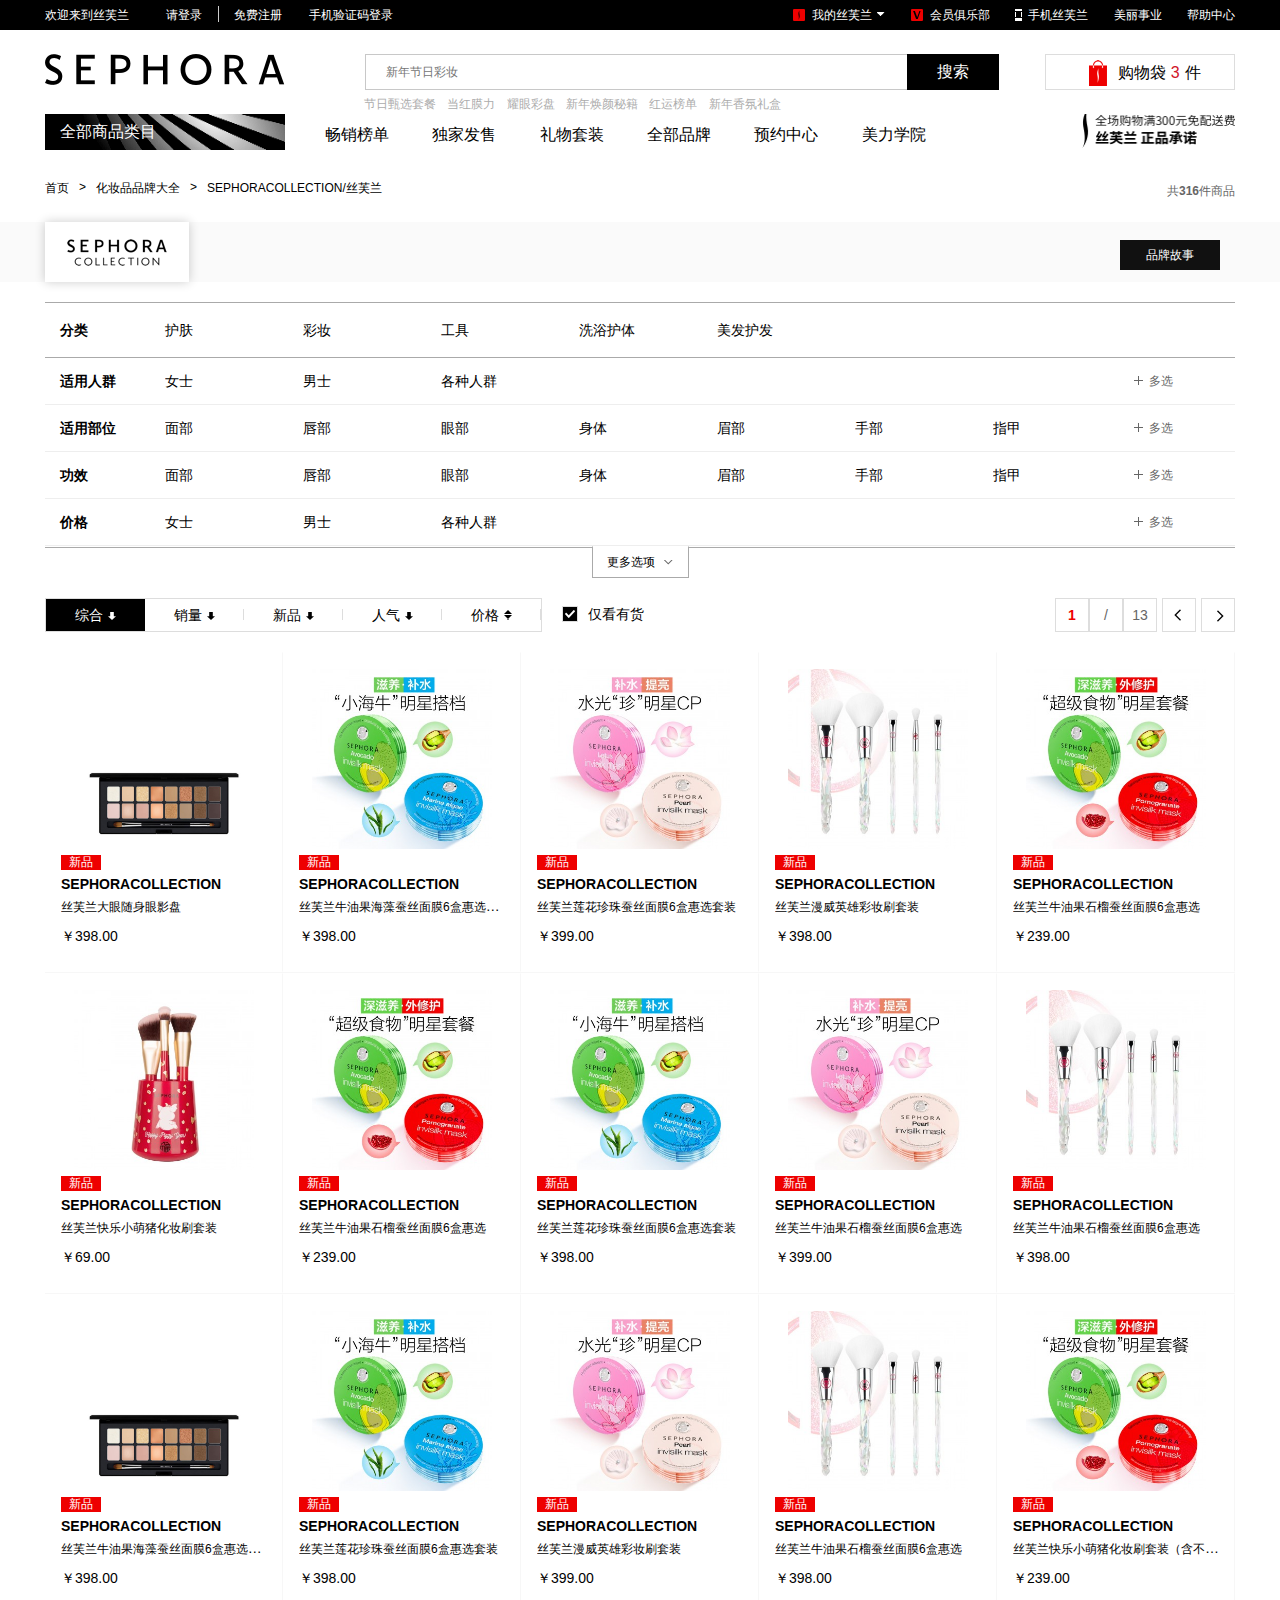
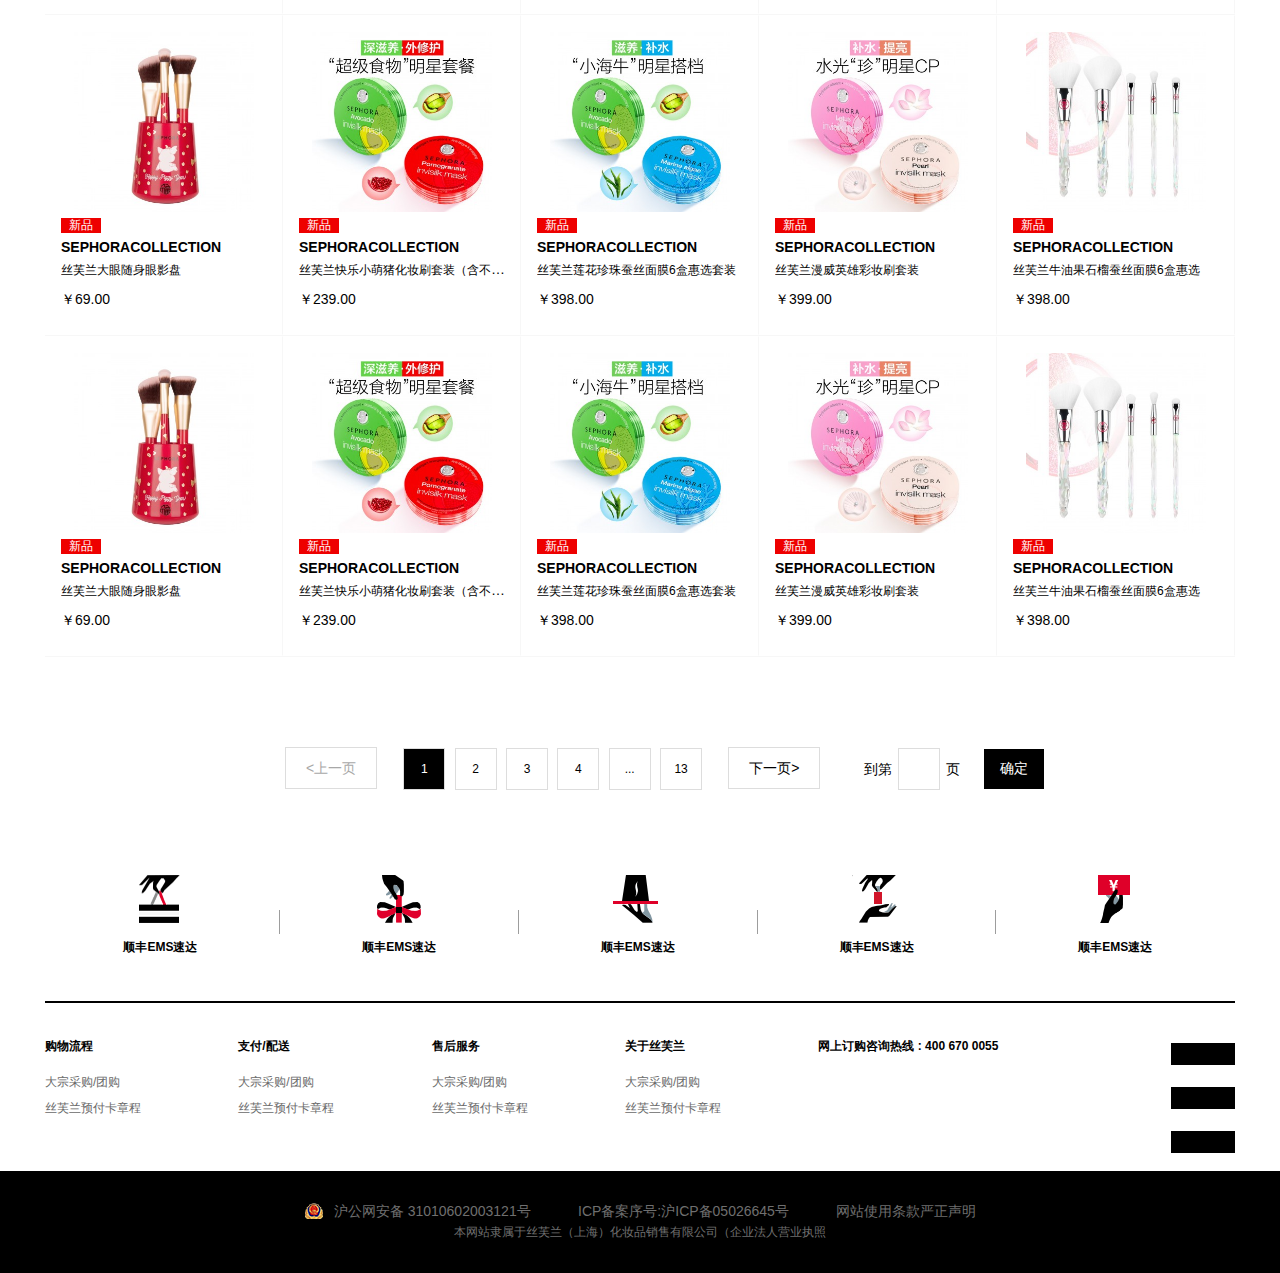
<file: list.html>
<!DOCTYPE html>
<html>
	<head>
		<meta charset="UTF-8">
		<title>【丝芙兰】商品列表</title>
		<link rel="shortcut icon" href="img/favicon.ico"/>
		<script type="text/javascript" src="js/jquery.js" ></script>
		<link rel="stylesheet" href="css/base.css" />
		<link rel="stylesheet" href="commonCss/FixedRight.css" />
		<link rel="stylesheet" href="commonCss/footer.css" />
		<link rel="stylesheet" href="commonCss/header.css" />
		<link rel="stylesheet" href="css/list.css" />
		<script type="text/javascript" src="js/brand.js" ></script>
		<script type="text/javascript" src="js/list.js" ></script>
	</head>
	<body>
		<header>
			<!--公共头-->
		</header>
		
		<div id="productCategory" class="t">
			<div class="brandNav c">
				<ul class="navLeft l">
					<li><a href="#">首页</a></li>
					<li>></li>
					<li><a href="#">化妆品品牌大全</a></li>
					<li>></li>
					<li><a href="#">SEPHORACOLLECTION/丝芙兰</a></li>
				</ul>
				<div class="navRight r">共<b>316</b>件商品</div>
			</div>
			<div class="listContent t">
				<div class="listContentInfo c">
					<div class="listInfoLeft l">
						<img src="img/list/list_logo.png"/>
					</div>
					<p class="listInfoRight r">品牌故事</p>
				</div>
			</div>
			<ul class="listBrand c">
				<li class="b" >分类</li>
				<li class="liRelative">
					<a href="#">护肤</a>
					<div class="dropDown">
						<div class="dropDownContentT l">
							<a href="#">全部</a>
						</div>
						<ul class="l">
							<li><a href="#">卸妆</a></li>
							<li><a href="#">清洁</a></li>
							<li><a href="#">面部护理</a></li>
							<li><a href="#">面膜</a></li>
							<li><a href="#">眼部护理</a></li>
							<li><a href="#">唇部护理</a></li>
							<li><a href="#">惠选套装</a></li>
						</ul>
					</div>
				</li>
				<li class="liRelative">
					<a href="#">彩妆</a>
					<div class="dropDown">
						<div class="dropDownContentT l">
							<a href="#">全部</a>
						</div>
						<ul class="l">
							<li><a href="#">脸部彩妆</a></li>
							<li><a href="#">眼部彩妆</a></li>
							<li><a href="#">眉部彩妆</a></li>
							<li><a href="#">唇部彩妆</a></li>
							<li><a href="#">缤纷美甲</a></li>
							<li><a href="#">套装彩盘</a></li>
						</ul>
					</div>
				</li>
				<li class="liRelative">
					<a href="#">工具</a>
					<div class="dropDown">
						<div class="dropDownContentT l">
							<a href="#">全部</a>
						</div>
						<ul class="l">
							<li><a href="#">化妆工具</a></li>
							<li><a href="#">护肤工具</a></li>
							<li><a href="#">美甲工具</a></li>
							<li><a href="#">其他工具</a></li>
						</ul>
					</div>
				</li>
				<li class="liRelative">
					<a href="#">洗浴护体</a>
					<div class="dropDown">
						<div class="dropDownContentT l">
							<a href="#">全部</a>
						</div>
						<ul class="l">
							<li><a href="#">沐浴清洁</a></li>
							<li><a href="#">身体护理</a></li>
							<li><a href="#">手部护理</a></li>
							<li><a href="#">足部护理</a></li>
							<li><a href="#">唇部护理</a></li>
							<li><a href="#">惠选套装</a></li>
						</ul>
					</div>
				</li>
				<li class="liRelative">
					<a href="#">美发护发</a>
					<div class="dropDown">
						<div class="dropDownContentT l">
							<a href="#">全部</a>
						</div>
						<ul class="l">
							<li><a href="#">洗发产品</a></li>
							<li><a href="#">护发产品</a></li>
						</ul>
					</div>
				</li>
			</ul>
			<div class="nextNav t">
				<ul class="nextListBrand c">
					<li class="nextListItem t">
						<div class="itemTitlle l">适用人群</div>
						<ul class="itemIf l">
							<li><a href="#">女士</a></li>
							<li><a href="#">男士</a></li>
							<li><a href="#">各种人群</a></li>
						</ul>
						<div class="brandBtn">
							<div class="sBtn">
								<a class="selectMore bgIcon"></a>多选
							</div>
						</div>
						<div class="brandBtnCont">
							<div class="confCancel">
								<a href="" class="confirm">确认</a>
								<a class="cancel">取消</a>
							</div>
						</div>
					</li>
					<li class="nextListItem t">
						<div class="itemTitlle l">适用部位</div>
						<ul class="itemIf l">
							<li><a href="#">面部</a></li>
							<li><a href="#">唇部</a></li>
							<li><a href="#">眼部</a></li>
							<li><a href="#">身体</a></li>
							<li><a href="#">眉部</a></li>
							<li><a href="#">手部</a></li>
							<li><a href="#">指甲</a></li>
						</ul>
						<div class="brandBtn">
							<div class="sBtn">
								<a class="selectMore bgIcon"></a>多选
							</div>
						</div>
						<div class="brandBtnCont">
							<div class="confCancel">
								<a href="" class="confirm">确认</a>
								<a class="cancel">取消</a>
							</div>
						</div>
					</li>
					<li class="nextListItem t">
						<div class="itemTitlle l">功效</div>
						<ul class="itemIf l">
							<li><a href="#">面部</a></li>
							<li><a href="#">唇部</a></li>
							<li><a href="#">眼部</a></li>
							<li><a href="#">身体</a></li>
							<li><a href="#">眉部</a></li>
							<li><a href="#">手部</a></li>
							<li><a href="#">指甲</a></li>
						</ul>
						<div class="brandBtn">
							<div class="sBtn">
								<a class="selectMore bgIcon"></a>多选
							</div>
						</div>
						<div class="brandBtnCont">
							<div class="confCancel">
								<a href="" class="confirm">确认</a>
								<a class="cancel">取消</a>
							</div>
						</div>
					</li>
					<li class="nextListItem t">
						<div class="itemTitlle l">价格</div>
						<ul class="itemIf l">
							<li><a href="#">女士</a></li>
							<li><a href="#">男士</a></li>
							<li><a href="#">各种人群</a></li>
						</ul>
						<div class="brandBtn">
							<div class="sBtn">
								<a class="selectMore bgIcon"></a>多选
							</div>
						</div>
						<div class="brandBtnCont">
							<div class="confCancel">
								<a href="" class="confirm">确认</a>
								<a class="cancel">取消</a>
							</div>
						</div>
					</li>
					<li class="change last t">
						<div class="itemTitlle l">适合肤质</div>
						<ul class="itemIf l">
							<li><a href="#">各种肤质</a></li>
							<li><a href="#">敏感</a></li>
							<li><a href="#">粉状</a></li>
							<li><a href="#">啫喱</a></li>
							<li><a href="#">乳液</a></li>
							<li><a href="#">水液</a></li>
							<li><a href="#">油质</a></li>
						</ul>
						<div class="brandBtn">
							<div class="sBtn">
								<a class="selectMore bgIcon"></a>多选
							</div>
						</div>
						<div class="brandBtnCont">
							<div class="confCancel">
								<a href="" class="confirm">确认</a>
								<a class="cancel">取消</a>
							</div>
						</div>
					</li>
					<li class="foldMenu" oc="0"><a class="changeA">更多选项</a>
						<em class="changeEm changeEm1"></em>
					</li>
				</ul>
			</div>
			<div id="sortProduct" class="t">
				<div class="layout c">
					<div class="sortProductLeft l">
						<span class="sIcon1">综合<em class="e1"></em></span>
						<span>销量<em></em><i></i></span>
						<span>新品<em></em><i></i></span>
						<span>人气<em></em><i></i></span>
						<span>价格<em class="e2"></em><i></i></span>
					</div>
					<div class="checkTick l">
						<a></a><span>仅看有货</span>
					</div>
					<div class="flipLR r">
						<span class="colorH">1</span>
						<span>/</span>
						<span>13</span>
						<span class="flipL"></span>
						<span class="flipR"></span>
					</div>
				</div>
			</div>
			<div id="listCont" class="t">
				<ul class="cateProd c">
					<!--动态创建<li>
						<div class="pCont">
							<div class="pImg">
								<a href="#"><img src="img/list/list_img1.jpg" style="width: 180px;height: 180px;"/></a>
								<div class="pBuy">立即购买</div>
							</div>
							<div class="pTags">
								<span>新品</span>
							</div>
							<div class="brandEn">SEPHORACOLLECTION</div>
							<div class="productCn"><a href="#">丝芙兰牛油果海藻蚕丝面膜6盒惠选套装（“小海牛”）</a></div>
							<div class="productPrice">￥398.00</div>
						</div>
					</li>-->
				</ul>
			</div>
			<div id="sortProduct" class="fixedsort t">
				<div class="layout c">
					<div class="sortProductLeft l">
						<span class="sIcon1">综合<em class="e1"></em></span>
						<span>销量<em></em><i></i></span>
						<span>新品<em></em><i></i></span>
						<span>人气<em></em><i></i></span>
						<span>价格<em class="e2"></em><i></i></span>
					</div>
					<div class="checkTick l">
						<a></a><span>仅看有货</span>
					</div>
					<div class="flipLR r">
						<span class="colorH">1</span>
						<span>/</span>
						<span>13</span>
						<span class="flipL"></span>
						<span class="flipR"></span>
					</div>
				</div>
			</div>
			<div id="pignationBg" class="t">
				<div class="pignationPlace">
					<div class="pignationPlaceList">
						<a class="listPrev" href="#"><上一页</a>
						<div class="listPrevPage">
							<a class="bg" href="">1</a>
							<a href="">2</a>
							<a href="">3</a>
							<a href="">4</a>
							<a href="">...</a>
							<a href="">13</a>
						</div>
						<a class="blackFont listPrev" href="#">下一页></a>
						<div class="listPrevGo">
							到第<input class="listPrevGoInput1" />页
							<input type="submit" value="确定" class="listPrevGoInput2"/></div>
					</div>
				</div>
			</div>
			
		</div>
		<footer id="Footer">
			<!--封装-->
		</footer>
		<div id="FixedRight">
			<div class="fixedRightInfo">
				<ul>
					<li><a href="#">
						<em class="fixedRightInfo1">个人信息</em>
						<em class="FixedRightContent0 FixedRightContent1"></em>
					</a></li>
					<li><a href="#">
						<em class="fixedRightInfo1">购物车</em>
						<em class="FixedRightContent0 FixedRightContent2"></em>
					</a></li>
					<li><a href="#">
						<em class="fixedRightInfo1">联系客服</em>
						<em class="FixedRightContent0 FixedRightContent3"></em>
					</a></li>
					<li><a href="#FixedRight">
						<em class="fixedRightInfo1">移动丝芙兰</em>
						<em class="FixedRightContent0 FixedRightContent4"></em>
					</a></li>
					<li><a class="toTop" href="#FixedRight">
						<em class="fixedRightInfo1">返回顶部</em>
						<em class="FixedRightContent0 FixedRightContent5"></em>
					</a></li>
				</ul>
			</div>
		</div>
		
		<script>
			//公共head
			$('header').load("commonHtml/header.html");
			//公共footer
			$('footer').load("commonHtml/footer.html");
		</script>
	</body>
</html>
</file>
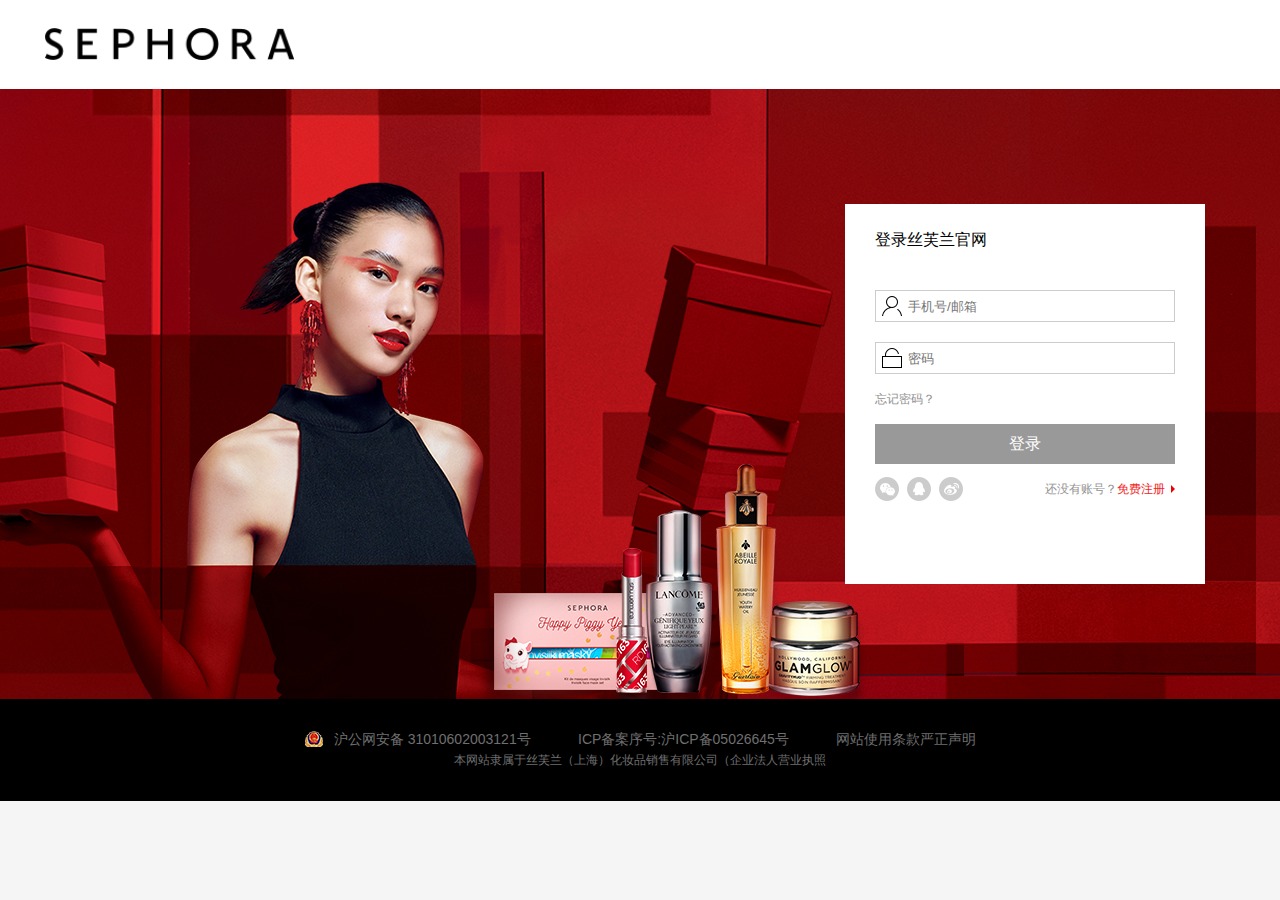
<file: login.html>
<!DOCTYPE html>
<html>
	<head>
		<meta charset="UTF-8">
		<title>【丝芙兰】登录</title>
		<link rel="shortcut icon" href="img/favicon.ico"/>
		<script type="text/javascript" src="js/jquery.js" ></script>
		<link rel="stylesheet" href="commonCss/footer.css" />
		<link rel="stylesheet" href="css/base.css" />
		<link rel="stylesheet" href="css/login.css" />
		<script type="text/javascript" src="js/login.js" ></script>
	</head>
	<body>
		<div id="login" class="t">
			<div class="loginT t">
				<div class="loginContent c">
					<div class="loginContentLogo l">
						<a href="index.html">
							<img src="img/header/search_Logo1.png" />
						</a>
					</div>
					<!--<span>欢迎注册</span>-->
					<!--<div class="goLogin r">-->
						<!--<p>已有账号？<a href="#">立即登录</a><em></em></p>-->
					<!--</div>-->
				</div>
			</div>
			<div class="BodyBg t l">
				<div class="BgPicture t"></div>
				<div class="bodyMiddle c">
					<div class="bodyMain">
						<div class="MainContent">
							<em>登录丝芙兰官网</em>
							<div class="input1 l">
								<div class="userIcon leftIcon"></div>
								<div class="user u1 l">
									<div class="clear cl1"></div>
									<input class="in1" type="text" placeholder="手机号/邮箱" />
								</div>
							</div>
							<div class="input2 l">
								<div class="pswordIcon leftIcon"></div>
								<div class="user l">
									<div class="clear cl2"></div>
									<input class="in2" type="text" placeholder="密码" />
								</div>
							</div>
							<div class="forgetpass l">
								<p><a href="#">忘记密码？</a></p>
							</div>
							<div class="okLogin">登录</div>
							<div class="freeRegister l">
								<div class="mixedLogin l">
									<ul>
										<li></li><li></li><li></li>
									</ul>
								</div>
								<div class="rightArraw r"></div>
								<p class="r">
									还没有账号？<a href="register.html" class="red">免费注册</a>
								</p>
							</div>
						</div>
					</div>
				</div>
			</div>
		</div>
		<footer id="Footer"></footer>
		<script>
			$('footer').load("commonHtml/footer.html");
		</script>
	</body>
</html>
</file>
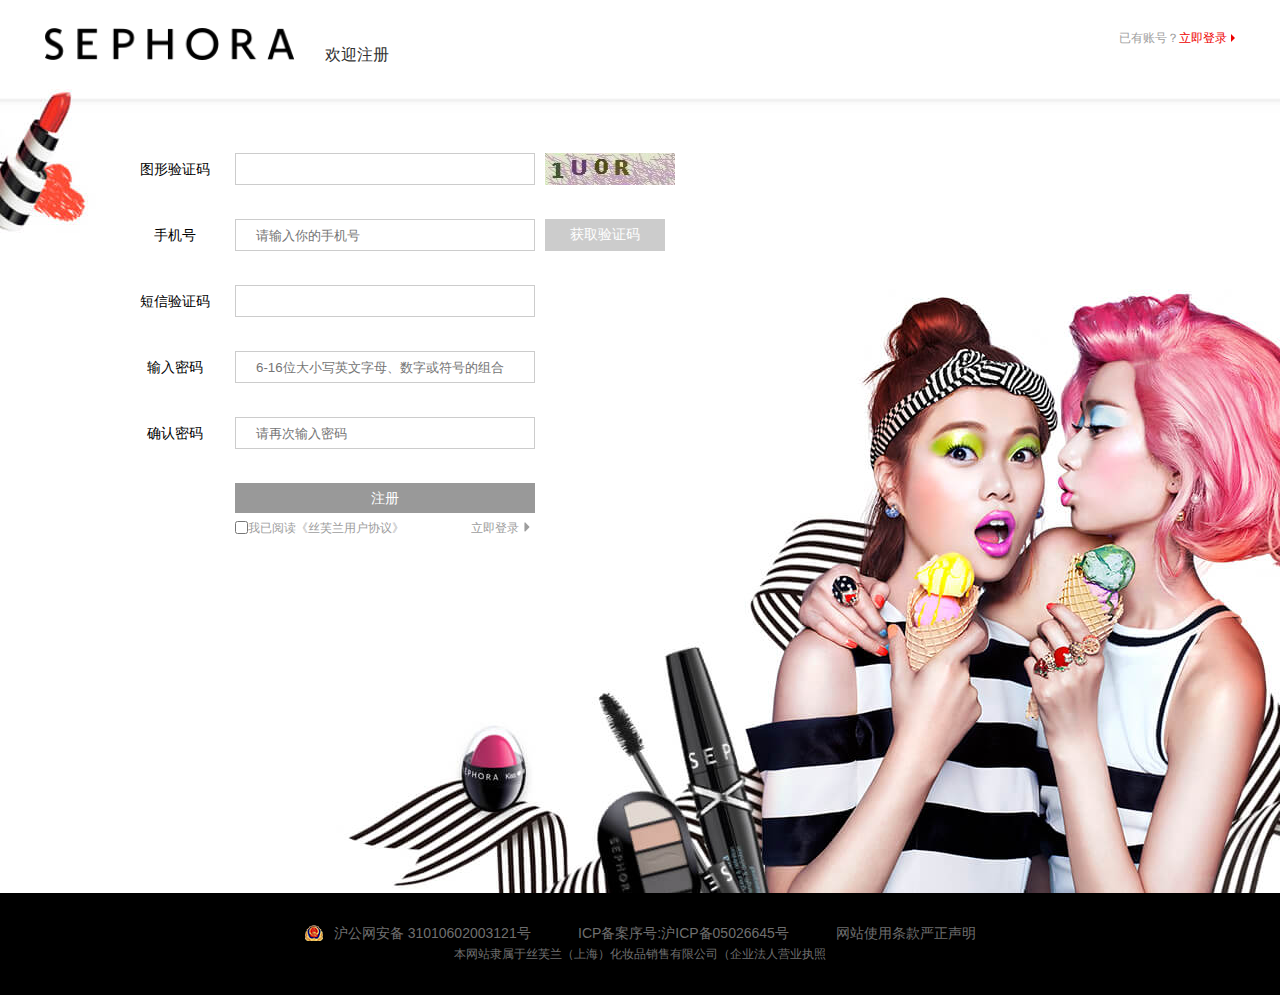
<file: register.html>
<!DOCTYPE html>
<html>
	<head>
		<meta charset="UTF-8">
		<title>【丝芙兰】注册</title>
		<link rel="shortcut icon" href="img/favicon.ico"/>
		<script type="text/javascript" src="js/jquery.js" ></script>
		<link rel="stylesheet" href="commonCss/footer.css" />
		<link rel="stylesheet" href="css/base.css" />
		<link rel="stylesheet" href="css/login.css" />
		<link rel="stylesheet" href="css/register.css" />
		<script type="text/javascript" src="js/register.js" ></script>
	</head>
	<body>
		<div id="register" class="t">
			<div class="loginContent c">
				<div class="loginContentLogo l">
					<a href="index.html">
						<img src="img/header/search_Logo1.png" />
					</a>
				</div>
				<span>欢迎注册</span>
				<div class="goLogin r">
					<p>已有账号？<a href="login.html">立即登录</a><div class="em"></div></p>
				</div>
			</div>
			<div class="BodyBg t l">
				<div class="reBodyMiddle c">
					<div class="reBodyMiddleForm l">
						<div class="reBodyMiddleFormMain">
							<p>图形验证码</p>
							<div class="registerText l">
								<div class="clear cl1"></div>
								<input class="in1" type="text"/>
							</div>
							<img src="img/register/test.jpg"/ class="test l">
							<div class="huanhang l">
								<div class="errorIcon l"></div>
								<p class="tips">请填写正确的验证码！</p>
							</div>
							<p>手机号</p>
							<div class="registerText l">
								<div class="clear cl2"></div>
								<input class="in2" type="text" placeholder="请输入你的手机号"/>
							</div>
							<button>获取验证码</button>
							<div class="huanhang l">
								<div class="errorIcon l"></div>
								<p class="tips">请填写正确的手机号码！</p>
							</div>
							<p>短信验证码</p>
							<div class="registerText l">
								<div class="clear cl3"></div>
								<input class="in3" type="text"/>
							</div>
							<div class="huanhang l">
								<div class="errorIcon l"></div>
								<p class="tips">请填写正确的验证码！</p>
							</div>
							<p>输入密码</p>
							<div class="registerText l">
								<div class="clear cl4"></div>
								<input class="in4" type="text" placeholder="6-16位大小写英文字母、数字或符号的组合"/>
							</div>
							<div class="huanhang l">
								<div class="errorIcon l"></div>
								<p class="tips">密码格式不正确！</p>
							</div>
							<p>确认密码</p>
							<div class="registerText l">
								<div class="clear cl5"></div>
								<input class="in5" type="text" placeholder="请再次输入密码"/>
							</div>
							<div class="huanhang l">
								<div class="errorIcon l"></div>
								<p class="tips">密码格式不正确！</p>
							</div>
							<div class="confirmButton l">注册</div>
							<div class="agree l">
								<input class="check l" type="checkbox" /><a class="l" href="#">我已阅读《丝芙兰用户协议》</a>
								<a class="r" href="login.html">立即登录<em></em></a>
							</div>
						</div>
					</div>
				</div>
			</div>
		</div>
		<footer id="Footer"></footer>
		<script>
			$('footer').load("commonHtml/footer.html");
		</script>
	</body>
</html>
</file>
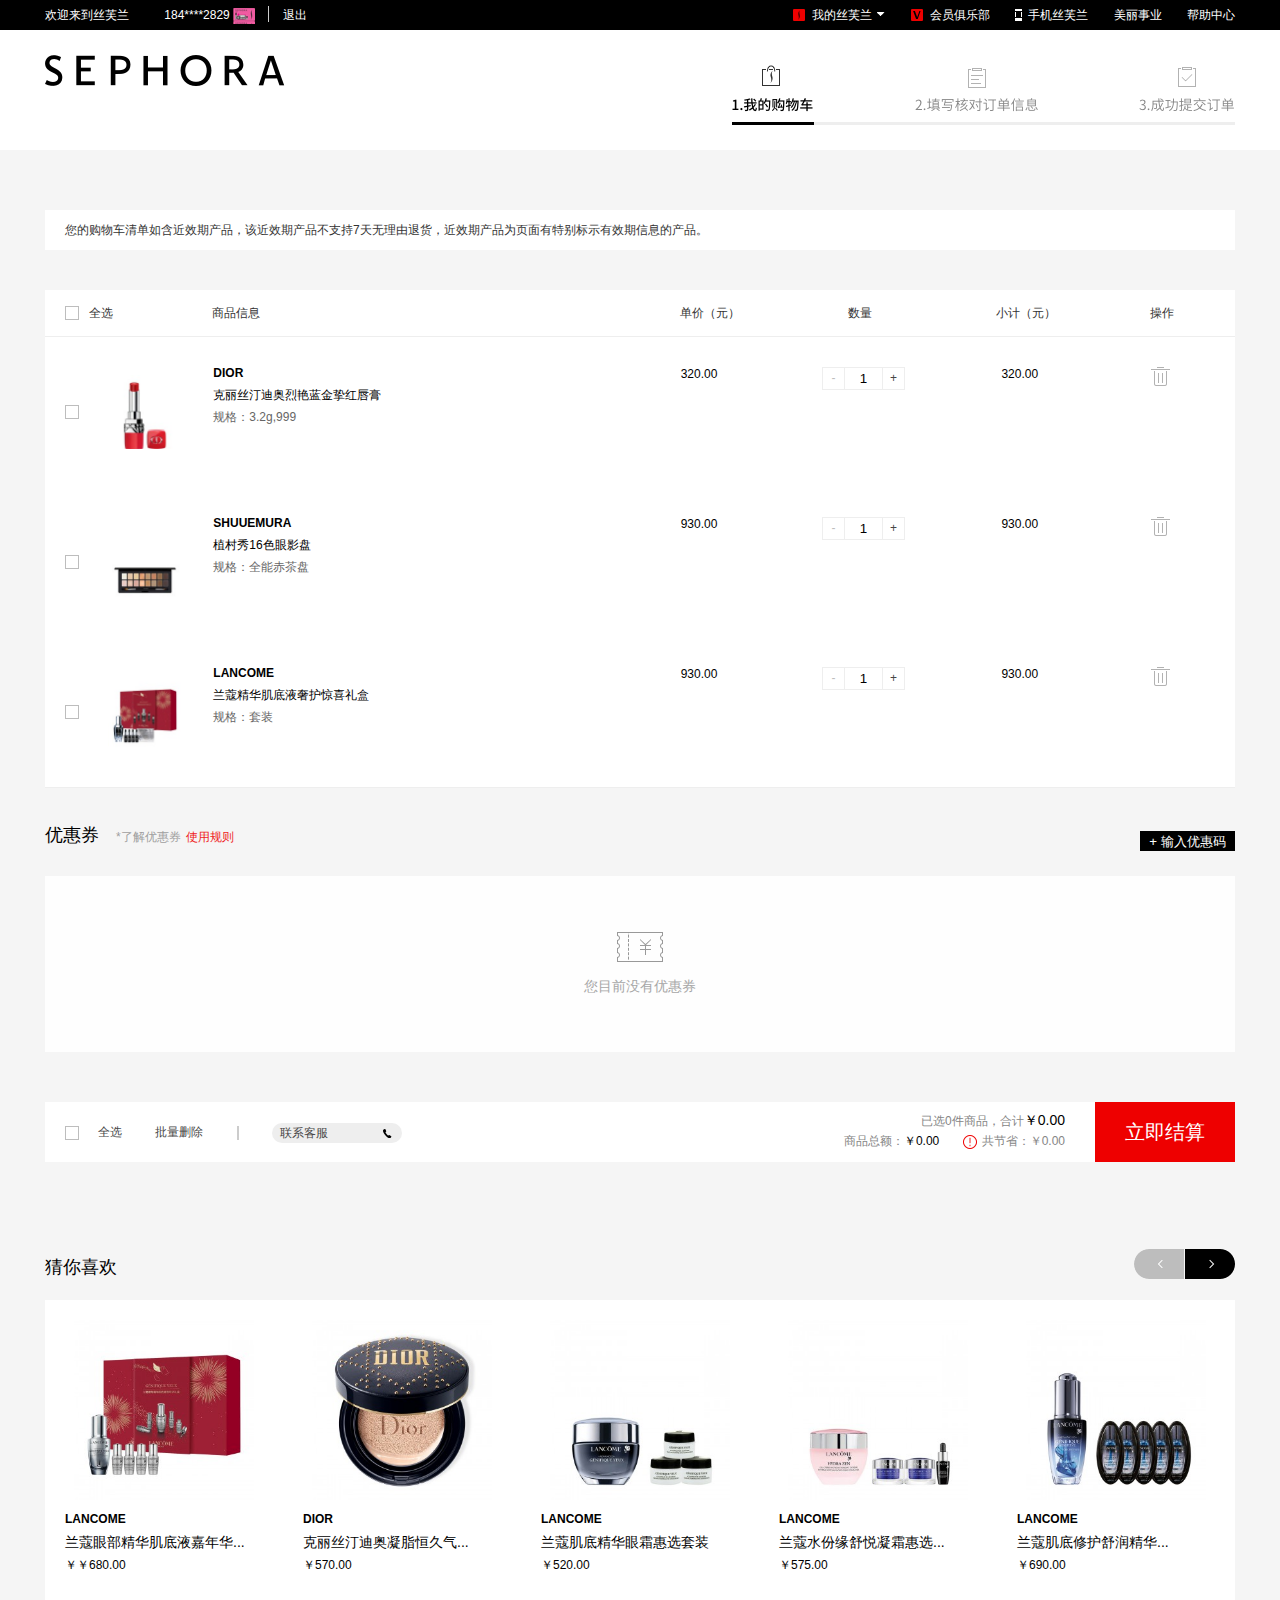
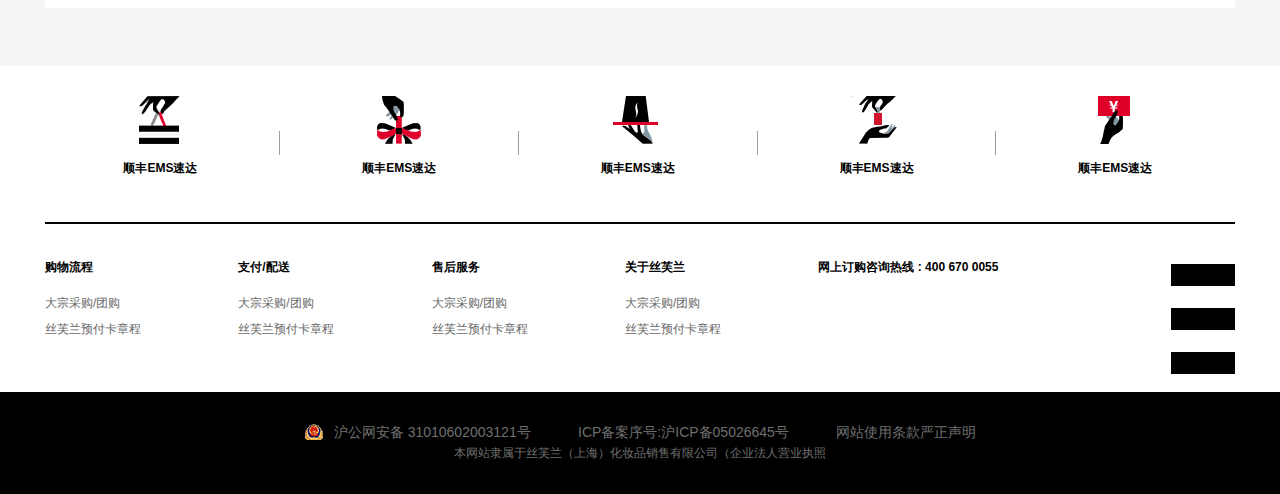
<file: shoppingCar.html>
<!DOCTYPE html>
<html>
	<head>
		<meta charset="UTF-8">
		<title>【丝芙兰】购物车</title>
		<link rel="shortcut icon" href="img/favicon.ico"/>
		<script type="text/javascript" src="js/jquery.js" ></script>
		<link rel="stylesheet" href="css/base.css" />
		<link rel="stylesheet" href="commonCss/footer.css" />
		<link rel="stylesheet" href="commonCss/header.css" />
		<link rel="stylesheet" href="css/shoppingCar.css" />
		<script type="text/javascript" src="js/shoppingCar.js" ></script>
		<script type="text/javascript" src="js/brand.js" ></script>
	</head>
	<body>
		<div id="headTop" class="t">
			<div id="topContent" class="c">
				<span class="topContentLeft l">
					<span class="a1">欢迎来到丝芙兰</span>
					<a class="pleaseLogin" href="#">184****2829</a>
					<em></em>
					<li></li>
					<a class="pleaseregister" href="index.html">退出</a>
				</span>
				<span class="topContentRight r">
					<span>
						<span class="icon1"></span>
						<a href="#" class="a1">我的丝芙兰</a>
						<span class="icon2"></span>
						<ul class="icon2Hover">
							<li>
								<a href="#">我的订单</a>
							</li>
						</ul>
					</span>
					<span>
						<span class="icon3"></span>
						<a href="#" class="a1">会员俱乐部</a>
					</span>
					<span>
						<span class="icon4"></span>
						<a href="#" class="a1">手机丝芙兰</a>
					</span>
					<span>
						<a href="#">美丽事业</a>
					</span>
					<span>
						<a href="#">帮助中心</a>
					</span>
				</span>
			</div>
		</div>
		<div id="carHeader">
			<div class="carHeaderInfo t">
				<div class="carHeaderInfoContent c">
					<div class="carHeaderContentLeft l">
						<a href="index.html"><img src="img/shoppingCar/search_Logo1.png"/></a>
					</div>
					<div class="carHeaderContentRight r">
						<div class="carHeaderContentRightBorder"></div>
						<div class="carHeaderRightStep l carHeaderRightStep1">
							<em class="checkoutStep"></em>
						</div>
						<div class="carHeaderRightStep l carHeaderRightStep2">
							<em class="checkoutStep"></em>
						</div>
						<div class="carHeaderRightStep l carHeaderRightStep3">
							<em class="checkoutStep"></em>
						</div>
					</div>
				</div>
			</div>
		</div>
		<div id="checkoutPosition">
			<div class="checkoutPositionInfo t">
				<div class="checkoutPositionContent c">
					<div class="checkoutPositionContentP">您的购物车清单如含近效期产品，该近效期产品不支持7天无理由退货，近效期产品为页面有特别标示有效期信息的产品。</div>
				</div>
			</div>
		</div>
		<div id="chekoutBody">
			<div class="checkoutProduct t">
				<div class="checkoutProductInfo c">
					<div class="checkoutTable">
						<em class="checkBox checkIcon"></em>
						<ul class="checkoutTableHeader">
							<li>全选</li>
							<li>商品信息</li>
							<li>单价（元）</li>
							<li>数量</li>
							<li>小计（元）</li>
							<li>操作</li>
						</ul>
						<div class="checkoutProductBody">
							<div class="productBodyItem">
								<div class="productBodyItemContent">
									<em class="checkBox checkIcon"></em>
									<a class="itemImg" href=""><img src="img/shoppingCar/shoppingbag_img1.jpg"/></a>
									<div class="itemInfo">
										<h5>DIOR</h5>
										<a href="">克丽丝汀迪奥烈艳蓝金挚红唇膏</a>
										<div><span>规格：3.2g,999<i></i></span></div>
									</div>
									<div class="itemInfoUnion1">
										<span class="itemInfoUnionPice">320.00</span>
									</div>
									<div class="itemInfoUnion2">
										<div class="itemInfoUnion2Module l">
											<i class="itemInfoUnion2ModuleI l itemInfoUnion2ModuleI1">-</i>
											<input type="text" class="itemInfoUnion2ModuleNum l" value="1"/>
											<i class="itemInfoUnion2ModuleI l itemInfoUnion2ModuleI2">+</i>
										</div>
									</div>
									<div class="itemInfoUnion3">
										<span class="sumNum">320.00</span>
									</div>
									<div class="itemInfoUnion4">
										<i class="delete"></i>
									</div>
								</div>
								
								<div class="productBodyItemContent">
									<em class="checkBox checkIcon"></em>
									<a class="itemImg" href="detail.html"><img src="img/shoppingCar/shoppingbag_img2.jpg"/></a>
									<div class="itemInfo">
										<h5>SHUUEMURA</h5>
										<a href="">植村秀16色眼影盘</a>
										<div><span>规格：全能赤茶盘<i></i></span></div>
									</div>
									<div class="itemInfoUnion1">
										<span class="itemInfoUnionPice">930.00</span>
									</div>
									<div class="itemInfoUnion2">
										<div class="itemInfoUnion2Module l">
											<i class="itemInfoUnion2ModuleI l itemInfoUnion2ModuleI1">-</i>
											<input type="text" class="itemInfoUnion2ModuleNum l" value="1"/>
											<i class="itemInfoUnion2ModuleI l itemInfoUnion2ModuleI2">+</i>
										</div>
									</div>
									<div class="itemInfoUnion3">
										<span class="sumNum">930.00</span>
									</div>
									<div class="itemInfoUnion4">
										<i class="delete"></i>
									</div>
								</div>
								
								<div class="productBodyItemContent">
									<em class="checkBox checkIcon" oc="0"></em>
									<a class="itemImg" href=""><img src="img/shoppingCar/shoppingbag_img3.jpg"/></a>
									<div class="itemInfo">
										<h5>LANCOME</h5>
										<a href="">兰蔻精华肌底液奢护惊喜礼盒</a>
										<div><span>规格：套装<i></i></span></div>
									</div>
									<div class="itemInfoUnion1">
										<span class="itemInfoUnionPice">930.00</span>
									</div>
									<div class="itemInfoUnion2">
										<div class="itemInfoUnion2Module l">
											<i class="itemInfoUnion2ModuleI l itemInfoUnion2ModuleI1">-</i>
											<!--<span class="itemInfoUnion2ModuleNum l">1</span>-->
											<input type="text" class="itemInfoUnion2ModuleNum l" value="1"/>
											<i class="itemInfoUnion2ModuleI l itemInfoUnion2ModuleI2">+</i>
										</div>
									</div>
									<div class="itemInfoUnion3">
										<span class="sumNum">930.00</span>
									</div>
									<div class="itemInfoUnion4">
										<i class="delete"></i>
									</div>
								</div>
							</div>
						</div>
					</div>
				</div>
			</div>
		</div>
		<div id="checkoutCoupons">
			<div class="checkoutCouponsInfo t">
				<div class="CouponsInfoContent c">
					<p class="CouponsInfoContentH c">
						<span class="sp1">优惠券</span>
						<span class="sp2">*了解优惠券</span>
						<span class="sp3">使用规则</span>
						<input type="button" value="+ 输入优惠码" />
					</p>
					<div class="CouponsInfoContentBody">
						<div class="couponBody">
							<div class="couponNone"></div>
							<span>您目前没有优惠券</span>
						</div>
					</div>
				</div>
			</div>
		</div>
		<div id="checkSubmit" class="t">
			<div class="checkSubmitInfo c">
			<div class="checkSubmitInfoBooking">
				<div class="checkSubmitInfoLeft l">
					<em class="checkBox checkIcon l"></em>
					<a class="allClick">全选</a>
					<a class="allDelete">批量删除</a>
					<div class="split"></div>
					<a class="callService">联系客服</a>
				</div>
				<div class="checkSubmitInfoRight r">
					<ul>
						<li><span>已选0件商品，合计<span class="pri" style="font-size: 14px;color: #000;">￥0.00</span></span></li>
						<li>
							<span>商品总额：<span class="pri" style="color: #000;">￥0.00</span></span>
							<div class="rightSave"><i></i><span>共节省：￥0.00</span></div>
						</li>
					</ul>
					<div class="rightSubmit r">立即结算</div>
				</div>
			</div>
			</div>
		</div>
		<div id="checkTab">
			<div class="checkTabInfo t">
				<div class="checkTabInfoContent c">
					<div class="checkTabHeader">猜你喜欢</div>
					<div class="checkTabInfoContentBody c">
						<div class="longBox">
							<div class="longBoxContent">
								<!--<div class="longBoxContentLi l">
									<div class="longBoxContentLiImg">
										<img src="img/shoppingCar/shoppingbag_lunbo1.jpg"/>
									</div>
									<div class="longBoxContentLiInfo">
										<div class="infoTag">LANCOME</div>
										<div class="infoName">兰蔻眼部精华肌底液嘉年华礼盒...</div>
										<div class="infoPrice">￥680.00</div>
									</div>
								</div>-->
							</div>
						</div>
					</div>
					<div class="checkBtn">
						<div class="controlLeft l"></div>
						<div class="controlRight r"></div>
					</div>
				</div>
			</div>
		</div>
		<footer id="Footer">
			<!--封装-->
		</footer>
	</body>
	<script>
		//公共head
		$('header').load("commonHtml/header.html");
		//公共footer
		$('footer').load("commonHtml/footer.html");
	</script>
</html>
</file>
<file: css/base.css>
body,ol,ul,h1,h2,h3,h4,h5,h6,p,th,td,dl,dd,form,fieldset,legend,input,textarea,select{margin:0;padding:0}
body{font:12px "微软雅黑","Arial Narrow",HELVETICA;background:#f5f5f5;}
a{color:#172c45;text-decoration:none} 
a:hover{color:#cd0200;text-decoration:none} 
em,i{font-style:normal}   li{list-style:none}
img{border:0;vertical-align:middle} 
table{border-collapse:collapse;border-spacing:0}
p{word-wrap:break-word}
.t{ width: 100%; }
.c{width: 1190px;margin: 0 auto;}
.l{float: left;}
.r{float: right;}
</file>
<file: css/index.css>
/*轮播*/
#lunbo{
	height: 400px;
	background: rgb(168,15,18);
}
#box {
	width: 1190px;
	height: 400px;
	/*background: orange;*/
	margin: 0 auto;
	/*border: 1px solid green;*/
	position: relative;
}
#box:hover #boxKey{
	display: inline-block;
}
#box span:hover{
	background-color: rgba(0,0,0,.5);
}
#picbox {
	width: 1190px;
	height: 400px;
	/*background: palegreen;*/
	position: relative;
	overflow: hidden;
}
.bigPic {
	width: 1190px;
	height: 400px;
	position: absolute;
	left: 0;
	top: 0;
	transition: 0.5s;
}
#btnBox {
	position: absolute;
	left: 240px;
	right: 0;
	bottom: 0;
	text-align: center;
	z-index: 5;
}
.Btn {
	display: inline-block;
	width: 100px;
	height: 20px;
	border: 0;
    background-color: hsla(0,0%,100%,0);
    border-top: 3px solid hsla(0,0%,100%,.4);
    border-radius: 0;
    margin-right: 4px;
}
.Btn:nth-child(1){
	border-top: 3px solid hsla(0,0%,100%,1);
}
#boxKey{
	display: none;
    color: #f2f2f2;
    font-size: 50px;
    position: absolute;
    top: 50%;
    margin-top: -50px;
    z-index: 5;
    left: 0;
    right: 0;
}
#boxKey span em{
	background-image: url(../img/index/lunbo_arrow.png);
}
#before {
	position: absolute;
	width: 40px;
	height: 100px;
	left: 240px;
	background-color: rgba(0,0,0,.1);
	cursor: pointer;
}
#before em{
	margin: 35px 15px 35px 10px;
	width: 15px;
	height: 30px;
	display: block;
	/*background: yellow;*/
}
#next{
	position: absolute;
	width: 40px;
	height: 100px;
	background-color: rgba(0,0,0,.1);
	right: 0;
	cursor: pointer;
}
#next em{
	background-position:-15px 0;
	margin: 35px 10px 35px 15px;
	width: 15px;
	height: 30px;
	display: block;
	/*background: yellow;*/
}
/*每周惠选*/
#weekly{
	margin-top: 10px;
	overflow: hidden;
}
.weeklyInfoContent{
	width: 940px;
	margin-left: 250px;
	height: 140px;
	display: block;
	/*background: yellow;*/
}
.weeklyInfoContent img{
	margin-left:4px;
}

#brand{
	margin-top: 75px;
	margin-bottom: 75px;
}
#brand .brandTitlle{
	height: 36px;
	margin: 10px 0;
	margin-bottom: 3px;
}
.brandTitlleContent{
	height: 36px;
	position: relative;
	/*background: yellow;*/
}
.brandTitlleContentL{
	width: 387px;
	height: 36px;
	background-repeat: no-repeat;
	background-position: -20px -13px;
	background-size: 100%;
	background-image: url(../img/index/sprite_title.png);
}
.brandTitlleContentR{
	height: 36px;
	position: absolute;
	right: 0;
	bottom: -7px;
}
.brandTitlleContentR li{
	display: inline-block;
	line-height: 36px;
}
.brandTitlleContentR .active a{
	color: #000;
	font-weight: bolder;
}
.brandTitlleContentR li a{
	font-size: 14px;
	color: #474747;
}
.brandTitlleContentR li em{
	margin: 0 12px;
	color: #dadada;
}
.brandTitlleContentR li a:hover{
	color: #000;
	font-weight: bolder;
}
#brandBody{
	height: 317px;
	/*margin-bottom: 80px;*/
}
#brandBodyContent{
	height: 320px;
}
/*小轮播*/
#brandBodyLunbo{
	width: 590px;
	height: 320px;
	/*background: greenyellow;*/
}
#brandBodyLunboBox {
	width: 590px;
	height: 320px;
	/*background: orange;*/
	/*border: 1px solid green;*/
	position: relative;
}
#spicbox {
	width: 590px;
	height: 320px;
	background: palegreen;
	position: relative;
	overflow: hidden;
}
#brandBodyLunboBox:hover #brandBoxKey{
	display: inline-block;
}
#brandBodyLunboBox span:hover{
	background-color: rgba(0,0,0,.5);
}
.sbigPic {
	width: 590px;
	height: 320px;
	position: absolute;
	left: 0;
	top: 0;
	transition: 0.5s;
}
#sbtnBox {
	position: absolute;
	left: 0;
	right: 0;
	bottom: 0;
	text-align: center;
	z-index: 10;
}
.sBtn {
	display: inline-block;
	width: 50px;
	height: 10px;
	border: 0;
    background-color: hsla(0,0%,100%,0);
    border-top: 3px solid hsla(0,0%,100%,.4);
    border-radius: 0;
    margin-right: 4px;
}

.sBtn:nth-child(1){
	border-top: 3px solid hsla(0,0%,100%,1);
}
#brandBoxKey{
	display: none;
    color: #fff;
    font-size: 50px;
    position: absolute;
    top: 50%;
    margin-top: -50px;
    z-index: 100;
    left: 0;
    right: 0;
}
#brandBoxKey span em{
	background-image: url(../img/index/lunbo_arrow.png);
}
#sbefore {
	position: absolute;
	width: 26px;
	height: 80px;
	left: 0;
	background-color: rgba(0,0,0,.1);
	display: block;
	cursor: pointer;
}
#sbefore em{
	margin: 25px 5px;
	width: 15px;
	height: 30px;
	display: block;
	/*background: yellow;*/
}
#snext{
	position: absolute;
	width: 26px;
	height: 80px;
	background-color: rgba(0,0,0,.1);
	right: 0;
	display: block;
	cursor: pointer;
}
#snext em{
	background-position:-15px 0;
	margin: 25px 5px 25px 7px;
	width: 15px;
	height: 30px;
	display: block;
	/*background: yellow;*/
}

.brandBodyContentR{
	width: 600px;
	height: 320px;
	background: oldlace;
	display: block;
	position: relative;
}
.brandBodyContentR ul{
	height: 320px;
    /*transition-duration: 1.2s;*/
    display: block;
    position: absolute;
}
.brandBodyContentR ul li{
	width: 149px;
    height: 79px;
    float: left;
    border-right: 1px solid #f5f5f5;
    border-bottom: 1px solid #f5f5f5;
    display: inline-block;
    overflow: hidden;
    position: relative;
    background-color: #fff;
}
.brandBodyIcon:hover .brandBodyIconHover{
	display: block;
}
.brandBodyContentR ul li a {
	width: 144px;
    height: 60px;
    display: block;
   	margin: 5px auto;
}
.brandBodyContentR ul li a img{
	width: 100%;
    height: 100%;
}
.brandBodyIconHover{
	position: absolute;
	top: 0;
	right: 0;
	bottom: 0;
	left: 0;
	background-color: rgba(0,0,0,.8);
	padding-top: 12px;
	display: none;
}
.hoverBanner{
	color: #fff;
	text-align: center;
	height: 28px;
	line-height: 28px;
}
.brandBodyIconHover .check{
	width: 84px;
	height: 20px;
	text-align: center;
	color: #fff;
	background-color: #e00;
	line-height: 18px;
	border-radius: 12px;
	/*display: block;
	margin: 5px auto;*/
}

#brandTw0{
	position: relative;
	/*height: 36px;*/
}
#brandTw0 .brandTitlle01{
	height: 36px;
	/*background: orange;*/
}
.brandTitlleContent01{
	/*background-position: -20px -47px;*/
	height: 36px;
}
.brandTitlleContentL01{
	background-position: -20px -47px;
}
.brand01Info{
	min-height: 200px;
}
.brand01InfoConentList{
	width: 590px;
    height: 300px;
    display: inline-block;
    background-color: orange;
    margin-right: 10px;
    margin-bottom: 10px;
    position: relative;
}
.brand01InfoConentList img{
	height: 100%;
	width: 100%;
}
.brand01InfoProduct{
	position: absolute;
    width: 210px;
    top: 10px;
    right: 10px;
}
.brand01InfoProduct li{
	height: 130px;
    margin-bottom: 1px;
    position: relative;
    background-color: #fff;
    padding: 10px 0 0 10px;
}
.brand01name1,.brand01name2,.brand01Price{
	width: 160px;
	font-size: 14px;
	line-height: 20px;
	text-align: left;
	color: #000;
	display: inline-block;
}
.brand01name1{
	font-weight: bolder;
}
.brand01name2{
	overflow: hidden;
	white-space: nowrap;  /**/
    text-overflow: ellipsis; /**/
}
.brand01Price{
	position: absolute;
	margin: 25px 0 0 -160px;
	z-index: 1;
}
.brand01InfoProduct li img{
	position: absolute;
    width: 90px;
    height: 90px;
    bottom: 0;
    right: 5px;
    transition-duration: .3s;
    transition-timing-function: ease-out;
}
.brand01InfoProduct li img:hover{
	right: 10px;
}
.brandList1{
	margin-right: 0;
}
/*brandthree*/
#brandthree{
	margin-top: 80px;
}
.brandthree{
	margin-bottom: 80px;
}
#brandthree .brandTitlle02{
	height: 36px;
	margin: 10px 0;
	margin-bottom: 3px;
}
.brandTitlleContent02{
	height: 36px;
	position: relative;
}
.brandTitlleContentL02{
	background-position: -20px -78px;
}
.brand02List{
	height: 36px;
	position: absolute;
	right: 0;
	bottom: -7px;
	/*background: gold;*/
}
.brand02List li{
	display: inline-block;
	line-height: 36px;
}
.brand02List li a{
	font-size: 14px;
	color: #474747;
	font-weight: 400;
}
.brand02List li a:hover{
	color: #000;
	font-weight: bolder;
}
.brand02List li em{
	margin: 0 12px;
	color: #DADADA;
	font-weight: 400;
}
#brandthree .brand02Body{
	height: 500px;
	margin-bottom: 10px;
}
.brand02BodyContent{
	height: 500px;
	background: mediumpurple;
}
.brand02BodyContentL{
	width: 390px;
	height: 500px;
	/*background: greenyellow;*/
}
.brand02BodyContentR,.brand03BodyContentR,
.brand04BodyContentR,.brand04BodyContentR,
.brand05BodyContentR,.brand06BodyContentR,
.brand07BodyContentR{
	width: 800px;
    height: 500px;
    border-left: 1px solid #f5f5f5;
    border-bottom: 1px solid #f5f5f5;
    box-sizing: border-box;
    background-color: #fff;
}
.brand02BodyProduct{
	padding: 15px 10px;
    padding-right: 0;
    width: 200px;
    height: 250px;
    display: inline-block;
    position: relative;
    overflow: hidden;
    border-right: 1px solid #f5f5f5;
    border-top: 1px solid #f5f5f5;
    box-sizing: border-box;
}
.brand02BodyProduct:nth-child(1){
	 width: 199px;
}
.brand02BodyProduct:nth-child(5){
	 width: 199px;
}
.brand02BodyProductImg{
	position: absolute;
    width: 180px;
    height: 180px;
    right: -5px;
    bottom: 0;
    transition-duration: .3s;
    transition-timing-function: ease-out;
    z-index: 1;
}
.brand02BodyProductImg:hover{
	right: 5px;
}
.brand02Name1,.brand02Name2,.brand02Price{
	display: block;
    font-size: 14px;
    color: #000;
    position: relative;
    line-height: 18px;
    z-index: 10;
}
.brand02Name1{
	font-weight: bolder;
}
.brand02Price{
	margin-top: 4px;
}
.brand02Footer{
	height: 56px;
}
.brand02FooterContentBand{
	height: 60px;
	background-color: #fff;
	display: inline-block;
}
.brand02FooterContentBand li{
    display: inline-block;
    width: 149px;
    height: 56px;
    overflow: hidden;
}
.brand02FooterContentBand li a{
	width: 147px;
	height: 60px;
}
.brand02FooterContentBand li img{
	width: 144px;
	height: 60px;
	margin: 0 auto;
}
.brand02FooterContentBand li em{
    height: 16px;
    width: 2px;
    background-color: #b1b1b1;
    margin-top: 22px;
    font-weight: 400;
}
.brand02FooterContentBand img:hover{
	opacity: .7;
}
.brand02FooterContentBand li:nth-child(8){
	width: 147px;
}
.brandTitlleContentL03{
	background-position: -20px -113px;
}
.brandTitlleContentL04{
	background-position: -20px -146px;
}
.brandTitlleContentL05{
	background-position: -20px -247px;
}
.brandTitlleContentL06{
	background-position: -20px -179px;
}
.brandTitlleContentL07{
	background-position: -20px -212px;
}
.guesyoulike{
	background-position: -20px -313px;
}
.guesyoulikeInfoContent{
    background-color: #fff;
    width: 1190px;
    margin: 0 auto;
    min-height: 300px;
    border-top: 1px solid #f7f7f7;
    border-left: 1px solid #f7f7f7;
}
.guesyoulikeInfoList{
	display: inline-block;
	width: 237px;
    height: 259px;
    border-right: 1px solid #f7f7f7;
    border-bottom: 1px solid #f7f7f7;
}
.guesyoulikeInfoListBrand{
	width: 180px;
    height: 180px;
    display: block;
    margin: 0 auto;
    background: gray;
}
.guesyoulikeInfoListBrand img{
	width: 180px;
	height: 180px;
}
.guesyoulikename1,.guesyoulikename2,.guesyoulikePrice{
	width: 196px;
	margin: 0 20px;
	font-size: 14px;
	line-height: 20px;
}
.guesyoulikename1{
	font-weight: bolder;
	font-size: 12px;
}
.guesyoulikename2{
	font-weight: 400;
}
.guesyoulikePrice{
	margin-top: 6px;
}
/*footer*/

#FixedTop{
	position: fixed;
	z-index: 100;
	transition: top .8s linear;
	top: -70px;
	/*display: none;*/
}
#FixedTop .fixedTopInfo{
	background-color: #fff;
    box-shadow: 0 3px 3px #f0f0f0;
}
.fixedTopInfoContent{
    height: 40px;
    padding: 10px 0;
}
.fixedLogo{
	margin: 5px 80px 5px 0;
	height: 30px;
}


#FixedLeft{
	position: fixed;
	top: 70px;
	z-index: 1000;
	width: 40px;
	left: 50px;
	display: none;
}
#fixedLeftInfo{
	background-color: hsla(0,0%,100%,.95);
}
#fixedLeftInfo ul li em{
	width: 26px;
	line-height: 14px;
	font-size: 12px;
	display: block;
	text-align: center;
	margin: 0 auto;
	padding: 20px 0;
}
#fixedLeftInfo a{
	color: #9d9d9d;
}
#fixedLeftInfo ul li:hover em{
	color: rgb(238, 0, 0)!important;
}
</file>
<file: commonCss/footer.css>
#Footer{
	/*margin-top: 80px;*/
	min-width: 1190px;
	/*background-color: #fff;*/
}
#Footer .footerInfo{
	background-color: #fff;
}
.footerInfoContent{
	padding: 30px 0;
}
.footerIcon{
	width: 231px;
    height: 96px;
    display: inline-block;
    margin-left: 0;
}
.footerIcon em{
    width: 49px;
    height: 49px;
    display: block;
    margin: 0 auto;
    background-repeat: no-repeat;
    background-image: url(../img/footer/footer_icon.png);
    /*font-weight: 100;*/
   padding: 0;
}
.footerIcon .footerIcon1{
	 background-position: -137px 0;
}
.footerIcon .footerIcon2{
	 background-position: -90px 0;
}
.footerIcon .footerIcon3{
	 background-position: 0 0;
}
.footerIcon .footerIcon4{
	 background-position: -180px 0;
}
.footerIcon .footerIcon5{
	width: 45px;
	background-position: -47px 0;
}
.footerIcon .footerFond{
    text-align: center;
    display: block;
    font-weight: 700;
    height: 18px;
    line-height: 18px;
    margin-top: 14px;
}
.footerIcons{
	height: 24px;
    width: 1px;
    background-color: #9d9d9d;
    margin-bottom: 17px;
    display: inline-block;
    padding: 0;
}
.footerIconss{
	background-color:#fff;
}
.footerMap{
	background-color: #fff;
}
.footerMaPContent{
    padding: 30px 0 50px;
    width: 1190px;
    margin: 0 auto;
    background-repeat: no-repeat;
    background-position: right 40px;
    border-top: 2px solid #000;
    background-image: url(../img/footer/footer_line.png);
}
.footerMaPContent li{
	width: 190px;
    line-height: 24px;
    display: inline-block;
}
.footerMaPContent a{
	display: block;
	height: 26px;
	line-height: 26px;
	color: #696969;
}
.footerMaPContent a:hover{
	color: #e00;
}
.footerMaPContent .boldT:hover{
	color: #000;
}
.footerMaPContent .boldT{
	font-weight: bolder;
	color: #000;
	margin-bottom: 10px;
}
.footerMapa{
	width: 220px;
	font-weight: 700;
	vertical-align: top;
}
.foot{
	background: black;
}
.footContent{
	padding: 30px 0;
	text-align: center;
}
.footList{
	padding: 0 22px;
	color: #6f6f6f;
	display: inline-block;
	height: 42px;
}
.footList li{
	height: 21px;
    line-height: 21px;
    text-align: center;
}
.footIcon{
	background-image: url(../img/footer/footer_spic.png);
	background-repeat: no-repeat;
	padding-left: 30px;
}
.footList li a{
	margin: 0 22px;
	color: #6f6f6f;
	font-size: 14px;
}
.footList p{
	height: 21px;
	line-height: 21px;
}
</file>
<file: commonCss/header.css>
/*head*/
#headTop{
	height: 30px;
	background-color: #000;
}
#topContent{
	height: 30px;
	line-height: 30px;
	/*background: greenyellow;*/
}
#topContent a:hover{
	color: #e00;
}
.topContentLeft{
	width: 420px;
}
.topContentLeft a{
	color: #fff;
	margin: 0 12px;
	font-weight: 400;
	text-decoration: none;
}
.topContentLeft .a1{
	margin-right: 22px;
	color: #fff;
}
.topContentLeft li{
	display: inline-block;
	height: 16px;
	border-left: 1px solid #ccc;
	font-weight: 400;
	vertical-align: sub;
}
.topContentRight a{
	color: #fff;
	font-weight: 400;
	text-decoration: none;
}
.topContentRight span{
	margin-left: 22px;
	/*line-height: 30px;*/
	display: inline-block;
	position: relative;
}
.topContentRight .icon1{
	width: 12px;
	height: 12px;
	margin-right: 3px;
	background-image: url(../img/header/icon1.png);
	vertical-align: middle;
	margin-top: -2px;
}
.topContentRight .icon2{
	width: 9px;
	height: 4px;
	display: inline-block;
	margin-left: 2px;
	background-image: url(../img/header/icon2.png);
	background-position: -3px -16px;
	margin-bottom: 3px;
}
.topContentRight span:hover .icon2{
	background-image: url(../img/header/icon2.png);
	background-position: -3px -12px;
}
.topContentRight span:hover .icon2Hover{
	display:inline-block
}
.topContentRight .icon2Hover{
	display: none;
	position: absolute;
	background-repeat: no-repeat;
	background-image: url(../img/header/icon2.png);
	top: 24px;
	left: 23px;
	padding-top: 7px;
	border-bottom: 1px solid #c8c8c8;
	z-index: 100;
}
.topContentRight li{
	display: block;
	width: 88px;
	height: 30px;
	border-left: 1px solid #c8c8c8;
    border-right: 1px solid #c8c8c8;
    background-color: #fff;
    vertical-align: bottom;
}
.topContentRight li:hover{
	background-color: #eee;
}
.topContentRight li a{
	margin: 0;
    text-align: center;
    display: block;
    color: #000;
}
.topContentRight li a:hover{
    color: #e00;
}
.topContentRight .icon3{
	display: inline-block;
	width: 12px;
	height: 12px;
	margin: -2px 3px 0 0;
	background-image: url(../img/header/icon3.png);
	vertical-align: middle;
	/*margin-top: -2px;*/
}
.topContentRight .icon4{
	display: inline-block;
	width: 7px;
	height: 12px;
	margin: -2px 3px 0 0;
	background-image: url(../img/header/icon4.png);
	vertical-align: middle;
}

/*search*/

#search{
	position: relative;
	height: 84px;
	z-index: 99;
	background-color: #fff;
}
#searchInfo{
	background-color: #fff;
	z-index: 99;
}
#searchInfo .searchIContent{
	padding: 24px 0 0;
	position: relative;
}
#searchInfo .searchIContentLogo{
	width: 320px;
	height: 36px;
	/*background: yellow;*/
}
.searchIContentLogo a{
	margin: 2px 0;
	height: 32px;
}
.searchBox{
	height: 60px;
	position: relative;
}
.searchBoxMain{
	width: 650px;
	height: 36px;
	display: inline-block;
}
.searchBoxInput{
	width: 540px;
	height: 34px;
	border: 1px solid #C8C8C8;
	background-color: #fff;
}
.searchBoxInput input{
	width: 540px;
	height: 34px;
	line-height: 34px;
	padding-left: 20px;
	border-width: 0;
	font-size: 12px;
}
.searchButton{
	float: left;
	width: 90px;
	height: 34px;
	border: 1px solid black;
	background-color: black;
	color: #fff;
	font-size: 16px;
	text-align: center;
	line-height: 34px;
}
.searchBoxKey{
	padding: 3px 0 0;
	position: relative;
	margin-left: -5px;
}
.searchBoxKey a{
	display: inline-block;
	padding: 0 4px;
	color: #acacac;
	text-decoration: none;
}
.searchBoxKey a:hover{
	color: #e00;
}
.searchIContentBag{
	width: 209px;
	height: 36px;
	position: relative;
}
.searchIContentBag01{
	width: 188px;
    height: 34px;
    border: 1px solid #ddd;
    background-color: #fff;
    line-height: 36px;
    font-size: 16px;
    color: #666;
    text-align: center;
}
.searchIContentBag01 a{
	text-decoration: none;
	font-weight: 400;
	color: #000;
}
.searchIContentBag01 .bagIcon{
	width: 18px;
	height: 26px;
	vertical-align: middle;
	display: inline-block;
	margin-right: 6px;
	margin-left: 10px;
	margin-bottom: 2px;
	background-image: url(../img/header/shopping_bag.png);
}
.searchIContentBag01 .num{
	color: #d1152a;
	padding: 0 5px;
}
.searchIContentBag:hover .searchIContentBag02{
	display: block;
}
.searchIContentBag:hover .searchIContentBag01{
	height: 38px;
	border-bottom-width: 0;
}
.searchIContentBag02{
	width: 412px;
	height: 144px;
	background-color: #fff;
	background-repeat: no-repeat;
	margin-right: 0;
	display: none;
	border-right: 1px solid #ddd;
	overflow: hidden;
	background-image:url(../img/header/shopping_bagborder.png);
}
.searchIContentDown{
	padding-top: 20px;
	height: 123px;
	position: relative;
	border-bottom: 1px solid #ddd;
	border-left: 1px solid #ddd;
}
.notLogin em{
	width: 64px;
    height: 85px;
    left: 35px;
    top: 11px;
    position: relative;
    display: inline-block;
    background-repeat: no-repeat;
    background-image: url(../img/header/package.png);
}
.notLogin span{
	width: 258px;
	font-size: 14px;
	color: #858585;
	position: relative;
	top: -41px;
	margin-left: 52px;
	display: inline-block;
}
.notLogin a{
	display: inline-block;
	width: 50px;
	height: 22px;
	background: #e00;
	position: relative;
	text-align: center;
	left: 116px;
	top: -22px;
	line-height: 22px;
	font-size: 14px;
	color: #fff;
	text-decoration: none;
}

/*navigation*/
#navigaition{
	z-index: 10;
	background: #fff;
	position: relative;
}
#navigaition .navInfoContent{
	height: 36px;
	position: relative;
	/*background: #fff;*/
}
#navInfo .navInfoMenu{
	width: 240px;
	height: 36px;
	line-height: 36px;
	background-size: 100% 100%;
	background-image: url(../img/index/classified.png);
}
.navInfoMenu a{
	color: #fff;
	text-decoration: none;
	font-weight: 400;
}
.navInfoMenuA{
	color: #fff;
	margin-left: 15px;
	font-size: 16px;
}
.navInfoMenuD{
	width: 240px;
	height: auto;
	background: #fff;
	position: relative;
}
.navInfoMenuD .heart{
	width: 55px;
	height: 55px;
	position: absolute;
	top: 30px;
	left: -37px;
	/*background-color: red;*/
	background-position: 0 5px;
	background-size: 100%;
	background-repeat: no-repeat;
	background-image: url(../img/index/navigation_icon.png);
}
.leftMenu{
	margin-top: -1px;
	width: 240px;
	min-height: 320px;
	height: 550px;
	background: #fff;
	box-shadow: 0 0 10px rgb(0,0,0,.1);
	position: relative;
}
.leftMenu li{
	padding: 8px 0 8px 15px;
	background-color: #fff;
	line-height: 20px;
	border-bottom: 1px solid #f5f5f5;
	position: relative;
}
.leftMenu li:hover{
	background-color: rgb(255,255,255);
	box-shadow: 0 0 5px rgba(0,0,0,.2);
	z-index: 10;
}
.leftMenu li:hover .navInfoContentHover{
	display: block;
}
/*.leftMenu li:hover .navInfoContentHover2{
	display: block;
}
.leftMenu li:hover .navInfoContentHover3{
	display: block;
}*/
.leftMenu li:hover .border{
	display: block;
}
.leftMenu li .border{
	position: absolute;
	top: 0;
	right: -5px;
	background: #fff;
	z-index: 11;
	width: 10px;
	display: none;
	height: 61px;
}
.leftMenu .list{
	color: #000;
	line-height: 22px;
	font-size: 14px;
	margin-right: 10px;
	/*margin-bottom: 1px;*/
	display: block;
	font-weight: 700;
	background-color: #fff;
}
.sList{
	width: 225px;
	height: auto;
	/*position: relative;*/
}
.sList a{
	display: inline-block;
	margin-right: 6px;
	font-size: 12px;
	font-weight: 400;
	color: #8a8a8a;
	line-height: 22px;
}
.sList a:hover{
	color: #e00;
}
.heart01{
	position: absolute;
	width: 55px;
	height: 55px;
	background-image: url(../img/index/navigation_icon.png);
	top: 315px;
	left: 197px;
	background-position: -29px -100px;
	background-size: 200%;
	z-index: 11;
	background-repeat: no-repeat;
}
.navInfoContentHover{
	width: 950px;
	height: 550px;
	background: #fff;
	margin-left: 240px;
	box-shadow: 0 0 5px rgba(0,0,0,.2);
	padding: 32px 40px 40px 30px;
    display: none;
	position: absolute;
	top: 0;
	left: 0;
    box-sizing: border-box;
    z-index: 10;
}
.navInfoContentHover2{
	top: -60.2px;
	left: 0;
}
.navInfoContentHover3{
	top: -120.4px;
	left: 0;
}
.navInfoContentHover4{
	top: -180.6px;
	left: 0;
}
.navInfoContentHover5{
	top: -240.8px;
	left: 0;
}
.navInfoContentHover6{
	top: -301px;
	left: 0;
}
.navInfoContentHover7{
	top: -361.2px;
	left: 0;
}
.navInfoContentHover8{
	top: -421.4px;
	left: 0;
}
.navInfoContentHover9{
	top: -481.6px;
	left: 0;
}

.navHoverInfo{
	width: 600px;
}
.navHoverInfo .navHoverInfoTi{
	display: block;
    /*margin-bottom: 20px;*/
    height: 39px;
    padding-bottom: 17px;
    overflow: hidden;
    border-bottom: 1px solid #eee;
}
.navHoverInfoTi span{
	font-size: 18px;
	line-height: 39px;
	font-weight: 400;
}
.navHoverInfo1{
	height: 350px;
    width: 600px;
    overflow: hidden;
    float: left;
    /*background: blue;*/
}
.navHoverInfo1 ul{
	width: 160px;
    margin-right: 40px;
    margin-top: 20px;
    display: block;
    /*background: yellow;*/
    float: left;
}
.navHoverInfo1 .navHoverInfoT{
	color: #000;
	font-size: 14px;
	line-height: 18px;
	width: 140px;
}
.navHoverInfo1 ul a{
	text-decoration: none;
	margin-right: 12px;
	color: #8b8b8b;
	line-height: 22px;
	float: left;
}
.navHoverInfo1 ul a:hover{
	color: #e00;
}
.navHoverInfoImg{
	width: 270px;
	height: 470px;
	/*background: red;*/
}
.navHoverBottom{
	width: 576px;
	height: 60px;
	position: absolute;
	bottom:35px;
	left: 20px;
	/*background-color: red;*/
}
.navHoverBottom img{
	width: 135px;
	height: 60px;
	margin-left: 5px;
	float: left;
}
#navigaition .navHoverInfoC{
	min-width: 760px;
    float: left;
    height: 36px;
    line-height: 42px;
}
.navHoverInfoC .InfoC{
	padding-left: 40px;
}
.navHoverInfoC .InfoC00{
	display: inline-block;
	position: relative;
	margin-right: 40px;
}
.navHoverInfoC a{
	font-size: 16px;
	color: #000;
	font-weight: 400;
}
.navHoverInfoC a:hover{
	text-decoration: none;
	color: #e00;
}
.navHoverInfoC li:hover .pingpai{
	display: block;
}
.pingpai{
	display: none;
	position: absolute;
	width: 526px;
	min-height: 100px;
	left: -320px;
	padding-top: 8px;
	top: 28px;
	/*background: red;*/
	background-repeat: no-repeat;
	background-image: url(../img/index/navigation_brand_top.png);
}
.pingpaiContent{
	padding: 20px;
    height: 307px;
    width: 484px;
    background-color: #fff;
    border: 1px solid #ccc;
    border-top: 0;
}
.pingpaiContentL{
	width: 269px;
	height: 307px;
	/*background: red;*/
	display: inline-block;
	border-right: 1px solid #7d7d7d;
	padding-right: 10px;
} 
.pingpaiContentL input{
	background-color: #eee;
    border-radius: 42px;
    height: 42px;
    line-height: 42px;
    font-size: 12px;
    width: 260px;
    text-indent: 20px;
    border-width: 0;
    outline: 0;
}
.pingpaiContentLFond span{
	width: 38px;
    height: 38px;
    display: inline-block;
    text-align: center;
    line-height: 38px;
    font-size: 18px;
    font-weight: 700;
}
.pingpaiContentLFond .B{
	color: #b2b2b2;
}
/*全部品牌hover的滚动条*/
.pingpaiContentR{
	width: 200px;
    height: 307px;
    overflow-y: scroll;
    overflow-x: hidden;
    position: relative;
}
.pingpaiContentRScroll{
	margin-left: 20px;
}
.pingpaiContentRScrollT{
	font-size: 14px;
	font-weight: 700;
	line-height: 26px;
}
.pingpaiContentRScroll li{
	line-height: 22px;
	vertical-align: bottom;
}
.pingpaiContentRScroll a{
	font-weight: 400;
	color: #3b3b3b;
    font-size: 11.5px;
    line-height: 22px;
    text-decoration: none;
}
.navInfoContent .shopping{
	position: absolute;
	right: 0;
	bottom: 2px;
	width: 153px;
	height: 40px;
}
.navInfoContent img{
	width: 153px;
	height: 40px;
	vertical-align: middle;
}
</file>
<file: commonCss/FixedRight.css>
#FixedRight{
	position: fixed;
	z-index: 100;
	right: 104px;
	bottom: 60px;
	display: none;
}
.fixedRightInfo ul li{
	height: 40px;
	display: block;
}
.fixedRightInfo ul li:hover .fixedRightInfo1{
	display: block;
}
.fixedRightInfo ul li:hover .FixedRightContent0{
	background-color: rgba(0,0,0,.7);
}
.fixedRightInfo .FixedRightContent0{
	height: 40px;
	width: 40px;
	display: block;
	float: right;
	background-color: #aaa;
	background-image: url(../img/index/fixedR.png);
}
.fixedRightInfo1{
    display: none;
    width: 80px;
    height: 40px;
    float: left;
    line-height: 40px;
    text-align: center;
    color: #fff;
    font-size: 12px;
    background-color: #474747;
}
.fixedRightInfo .FixedRightContent1{
	background-position: 0 0;
}
.fixedRightInfo .FixedRightContent2{
	background-position: 0 -40px;
}
.fixedRightInfo .FixedRightContent3{
	background-position: 0 -160px;
}
.fixedRightInfo .FixedRightContent4{
	background-position: 0 -240px;
}
.fixedRightInfo .FixedRightContent5{
	background-position: 0 -280px;
}
</file>
<file: css/detail.css>
body{
	background: #fff;
}
.navInfoMenuD{
	display: none;
}
.navInfoMenu:hover .navInfoMenuD{
	display: block;
}
#productDetail{
	/*height: 3555px;*/
	background-color: #fff;
}
.detailContent{
	height: 400px;
	margin-bottom: 80px;
}
.detailNav{
	width: 100%;
	margin: 26px 0;
	height: 16px;
	/*background: firebrick;*/
}
.detailNav a{
	font-size: 12px;
	float: left;
	margin-right: 8px;
	color: #666;
}
.detailNav a:hover{
	color: #e00;
	text-decoration: underline;
}
.detailNav span{
	font-size: 12px;
	float: left;
	margin-right: 8px;
	color: #666;
}
.productImg{
	width: 320px;
	height: 400px;
	float: left;
}
.imgVideo{
	width: 320px;
	height: 320px;
	position: relative;
	cursor: crosshair;
}
.changeBig{
	position: absolute;
	width: 16px;
	height: 15px;
	background-image: url(../img/detail/detail_icons.png);
	background-position: -24px 0;
}
.imgVideo .picture{
	width: 320px;
	height: 320px;
}
/*放大镜*/
.bigImgVideo{
	left: 320px;
	top: 0px;
	overflow: hidden;
	position: absolute;
	width: 480px;
	height: 480px;
	/*background: red;*/
	/*border: 1px solid black;*/
	display: none;
	z-index: 10;
}
.bpicture{
	width: 1228.8px;
	height: 1228.8px;
	position: absolute;
	left: 0;
	top: 0;
}
.square{
	width: 125px;
	height: 125px;
	position: absolute;
	left: 0;
	top: 0;
	background-color: #f2f2f2;
	opacity: 0.5;
	display: none;
}

.btnBox{
	width: 320px;
	height: 50px;
	margin-top: 30px;
	/*background-color: greenyellow;*/
}
.Arow{
	height: 50px;
	width: 35px;
}
.cant{
	background-image: url(../img/detail/detail_icons.png);
	width: 11px;
	height: 20px;
}
.leftArow{
	margin: 15px 0 0 4px;
	background-position: -60px -38px;
}
.picBtn li{
	width: 50px;
	height: 50px;
	float: left;
}
.rightArow{
	margin: 15px 0 0 20px;
	background-position: -24px -56px;
}
.productInfo{
	width: 830px;
	margin-left: 40px;
}
.productTitle{
	width: 100%;
	border-bottom: 1px solid #ddd;
}
.titleBox{
	width: 650px;
}
.titleBox h1{
	font-weight: 500;
	width: 100%;
	font-size: 20px;
	color: #000;
}
.titleBox .p1{
	margin-top: 8px;
	font-size: 14px;
	color: #000;
}
.titleBox .p2{
	margin-top: 12px;
	font-size: 12px;
	color: #666;
}
.productTitle img{
	float: right;
}
.productPrice{
	width: 100%;
	height: 24px;
	margin-top: 19px;
}
.productPrice .one{
	color: #666;
	margin-top: 3px;
	font-size: 12px;
}
.productPrice .two{
	margin-left: 40px;
    margin-top: 3px;
    color: #000;
    font-size: 14px;
}
.productPrice .three{
	color: #000;
	font-size: 24px;
	margin-top: -8px;
	margin-right: 20px;
}
.productPrice .four{
	margin-left: 30px;
    margin-left: 10px;
    width: 36px;
    height: 20px;
    line-height: 20px;
    text-align: center;
    color: #fff;
    background-color: red;
}
.activity{
    width: 830px;
    margin-top: 15px;
    padding-bottom: 20px;
    border-bottom: 1px solid #ddd;
    background-color: #fff;
    /*position: relative;*/
}
.actTitle{
	margin-right: 40px;
}
.mainList{
	color: #e00;
    height: 18px;
    border: 1px solid #e00;
    padding-left: 5px;
    padding-right: 5px;
}
.main{
	color: #474747;
    margin-left: 15px;
    line-height: 20px;
}
.salemain{
	display: inline-block;
    width: 68px;
    height: 13px;
    border: 1px solid #eee;
    position: absolute;
    padding: 2px 3px 6px 6px;
    margin-left: 125px;
    cursor: pointer;
    /*right: -125px;*/
    /*top: 2px;*/
}
.salemain .popup{
	background-position: -40px -18px;
	/*background-position: -50px -18px;*/
    display: inline-block;
    width: 10px;
    height: 6px;
    margin: 7px 0 0 5px;
    /*position: relative;*/
}
.popupInfo{
	display: block;
	box-shadow: 0 1px 10px 0 rgba(0,0,0,.1);
    position: absolute;
    background-color: #fff;
    z-index: 99;
    left: -518px;
    top: 27px;
    width: 595px;
}
.popupInfo i{
	display: inline-block;
	width: 12px;
	height: 6px;
	/*background: red;*/
	float: right;
	margin-right: 24px;
	margin-top: -6px;
	background-image: url(../img/detail/detail_arrow.png);
}
.popupInfoContent{
	padding: 20px;
	display: none;
}
.popupInfoContent .popupInfoContentT{
	margin-bottom: 14px;
}
.popupInfoContentT .popupInfoContentText1{
	display: inline-block;
	color: #e00;
    border: 1px solid #e00;
    padding: 1px 5px;
    margin-right: 7px;
}
.popupInfoContentT .popupInfoContentText2{
	color: #333;
	line-height: 18px;
}
.popupProduct{
	margin-top: 10px;
}
.popupProduct .popupProductT{
	color: #333;
    line-height: 18px;
    margin-bottom: 10px;
    display: inline-block;
}
.popupProductList{
	margin-left: 40px;
}
.popupProductList .popupProductListDetail{
	width: 131px;
	position: relative;
	z-index: -1;
}
.popupProductListDetail img{
	width: 77px;
    height: 82px;
    margin-left: 29px;
}
.popupProductListDetail span{
	display: inline-block;
	position: absolute;
	top: 34px;
	right: 0;
	margin-left: 10px;
}
.popupProductListBottom{
	width: 131px;
	margin-left: 6px;
	display: inline-block;
	margin-bottom: 15px;
}
.popupProductListBottom span{
	height: 31px;
}
.size{
	width: 100%;
	margin-top: 20px;
}
.size1{
	width: 60px;
	margin: -5px 10px 0 0;
	padding: 5px;
    height: 20px;
   	line-height: 22px;
   	border: 2px solid black;
    /*vertical-align: middle;*/
}
.size2{
	width: 60px;
	margin: -5px 10px 0 0;
	padding: 5px;
    height: 22px;
   	line-height: 22px;
	color: #b0b0b0;
	border: 1px solid white;
	background-color: #f5f5f5;
	position: relative;
	z-index: 1;
	cursor: pointer;
}
.size2:hover{
	border: 1px solid black;
}
.size2:hover .sizeDetail{
	display: block;
}
.size2:hover em{
	display: block;
}
.sizeDetail{
	display: none;
	position: absolute;
	top: -35px;
	left: 3px;
	border: 1px solid #eee;
	box-shadow: 0 0 8px #ddd;
	height: 30px;
	width: 50px;
	padding: 0 20px;
	background-color: #fff;
	line-height: 30px;
	color: red;
}
.size2 em{
	display: none;
	position: absolute;
	top: -9px;
	left: 33px;
	width: 16px;
	height: 16px;
	/*background: red;*/
	background-image: url(../img/detail/detail_bottom.png);
}
.goButton{
	margin-top: 20px;
}
.number{
	width: 68px;
	height: 39px;
	margin: 0 10px 0 64px;
	border: 1px solid #ddd;
}
.numberBox{
    height: 39px;
    line-height: 39px;
    width: 48px;
    border-right: 1px solid #ddd;
    color: #000;
    font-size: 16px;
    text-align: center;
}
.arrow{
	width: 19px;
	height: 39px;
	position: relative;
	z-index: 1;
	cursor: pointer;
}
.numberBox input{
	height: 36px;
	width: 48px;
	text-indent: 20px;
	border-width: 0;
	vertical-align: middle;
}
.topArrow{
    width: 19px;
    height: 19px;
    position: absolute;
    top: 0;
    left: 0;
    border-bottom: 1px solid #ddd;
}
.arrow .icon1{
	margin: 7px 0 0 4px;
    width: 10px;
    height: 6px;
    background-position: -50px -18px;
    background-image: url(../img/detail/detail_icons.png);
}
.bottomArrow{
	width: 19px;
	height: 19px;
	position: absolute;
    top: 20px;
    left: 0;
}
.icon2{
	margin: 7px 0 0 4px;
    width: 10px;
    height: 6px;
    background-position: -40px -42px;
    background-image: url(../img/detail/detail_icons.png);
}
.addCar{
	margin-right: 10px;
	width: 175px;
	height: 40px;
	background-color: #e00;
	cursor: pointer;
}
.addCar:hover{
	background-color: #000;
}
.addCar p{
	float: left;
    margin-left: 35px;
    font-size: 16px;
    color: #fff;
    margin-top: 10px;
}
.goCar{
	width: 16px;
    height: 21px;
    /*background: purple;*/
    background-position: -24px -16px;
    margin: 10px 0 0 9px;
    background-image: url(../img/detail/detail_icons.png);
}
.productDetailInfo{
	height: 3470px;
}
.guesYouLike{
	margin-top: 40px;
	width: 180px;
	overflow: hidden;
}
.guesYouLike .title{
    height: 26px;
    width: 180px;
    clear: both;
    border-bottom: 1px solid #000;
}
.guesYouLike p{
	font-size: 16px;
}
.product{
	margin-top: 30px;
	width: 179px;
	border-right: 1px solid #ccc;
}
.product .proDetail{
	margin-top: 40px;
}
.product img{
	float: left;
	height: 160px;
	width: 160px;
}
.product .header{
	width: 160px;
    text-align: center;
    font-size: 14px;
    font-weight: 600;
    color: #000;
    margin-top: 6px;
}
.blackLine{
	width: 12px;
    height: 1px;
    background-color: #000;
    margin: 5px 0 0 74px;
}
.mainText{
	margin-top: 5px;
    width: 132px;
    margin-left: 14px;
    text-align: center;
    font-size: 12px;
}
.proDetail .price{
	text-align: center;
    width: 160px;
    margin-top: 10px;
    color: #000;
}
#mainModule{
	margin-left: 20px;
    margin-top: 40px;
    width: 990px;
}
.rightMainNav{
	height: 26px;
	border-bottom: 1px solid #000;
}
.rightMainNav ul li:nth-child(1){
	color: #000;
	border-bottom: 2px solid #000;
}
.rightMainNav ul li{
	float: left;
	height: 24px;
    width: 90px;
    font-size: 16px;
    text-align: center;
    margin-right: 10px;
    cursor: pointer;
}
.leftLine{
	margin-top: 30px;
	width: 990px;
	border-left: 1px solid #ccc;
	margin-left: -21px;
	padding-left: 20px;
}
.smallLeftLine{
	width: 920px;
	margin-left: 35px;
	color: #333;
}
.smallLeftLine ul li{
	float: left;
	width: 230px;
	margin-bottom: 12px;
}
.smallLeftLineDetail{
	width: 920px;
	margin-left: 35px;
	margin-top: 20px;
	color: #333;
}
.LeftLineDetailT .icon{
	width: 8px;
    height: 11px;
    background-position: 0 -74px;
    margin-top: 5px;
    background-image: url(../img/detail/detail_icons.png);
}
.LeftLineDetailT p{
	float: left;
	margin-left: 10px;
	font-size: 15px;
}
.smallLeftLineDetail .text{
    font-size: 12px;
    margin-top: 25px;
    margin-bottom: 20px;
}
#thePosts,#thePosts0,#thePosts1,#thePosts2,#thePosts3{
	width: 960px;
    margin-left: 15px;
    /*border-bottom: 1px solid #ddd;*/
    border-top: 1px solid #ddd;
}
#thePosts .postsTittle{
	width: 960px;
}
.postsTittle p{
	color: #333;
	text-align: center;
}
.shotLine{
	width: 30px;
    height: 1px;
    margin-top: 15px;
    margin-left: 465px;
    background-color: #000;
}
.titllenoPost{
	width: 960px;
	height: 40px;
	margin: 40px 0 30px;
}
.noPost{
	height: 40px;
	margin-left: 300px;	
}
.noPost .write{
	height: 41px;
	width: 40px;
	background-image: url(../img/detail/detail_icons0.png);
	background-position: -40px -105px;
}
.noPost p{
	margin-left: 30px;
    color: #999;
    letter-spacing: 1px;
    font-size: 21px;
    height: 40px;
    line-height: 40px;
    float: left;
}
#thePosts img{
	margin-bottom: 20px;
}
#thePosts .postImg{
	margin-top: 40px;
	margin-bottom: 50px;
}
/*吸顶*/
#moveNav{
	display: none;
	position: fixed;
	z-index: 1000;
	height: 60px;
	box-shadow: 0 0 8px #ddd;
	background-color: #fff;
	top: 0;
}
.moveNavCenter{
	height: 60px;
}
.moveNavCenter .moveNavLeft{
	margin-left: 200px;
	height: 60px;
}
.moveNavLeft ul li{
    float: left;
    height: 57px;
    width: 90px;
    font-size: 16px;
    text-align: center;
    margin-right: 10px;
    line-height: 60px;
    color: #333;
    cursor: pointer;
}
.moveNavRight{
	width: 180px;
	height: 60px;
	cursor: pointer;
	background-color: #e00;
}
.moveNavRight:hover{
	background-color: #000;
}
.moveNavRight span{
	/*display: inline-block;*/
	width: 85px;
	margin-left: 33px;
	height: 60px;
	line-height: 60px;
	color: #fff;
	font-size: 16px;
}
.moveNavRight .icon{
	width: 16px;
	height: 21px;
	margin: 18px 40px 0 0;
	background-position: -24px -16px;
	/*background: black;*/
}
</file>
<file: css/list.css>
body{
	background: #fff;
}
body a{
	color: #000;
}
.navInfoMenuD{
	display: none;
}
.navInfoMenu:hover .navInfoMenuD{
	display: block;
}
.brandNav{
	padding: 30px 0 20px;
	overflow: hidden;
	height: 22px;
}
.brandNav ul li{
	height: 22px;
	float: left;
	margin-right: 10px;
}
.navRight{
	color: #666;
	height: 22px;
	line-height: 22px;
}
.listContent{
	background-color: #fafafa;
}
.listContentInfo{
	height: 60px;
}
.listInfoLeft{
	background: #fff;
	box-shadow: 0 0 10px 0 rgba(0,0,0,.2);
}
.listInfoRight{
	width: 100px;
	height: 30px;
	line-height: 30px;
	margin: 18px 15px 0 0;
	background: #111;
	text-align: center;
	cursor: pointer;
	color: #fff;
}
.listBrand{
	height: 54px;
	margin-top: 20px;
	border-top: 1px solid #aaa;
}
.listBrand li{
	float: left;
}
.liRelative{
	float: left;
	height: 54px;
	font-size: 14px;
	width: 138px;
	height: 54px;
	line-height: 54px;
	position: relative;
}
.listBrand .b{
	font-weight: 600;
    padding-left: 15px;
    width: 105px;
    font-size: 14px;
    line-height: 54px;
}
.liRelative:hover .dropDown{
	display: block;
}
.dropDown{
	width: 242px;
	background: #fff;
    display: none;
    position: absolute;
    font-size: 14px;
    padding-top: 20px;
    border: 1px solid #aaa;
    max-width: 242px;
}
.dropDown:before{
	content: "";
	display: inline-block;
	width: 10px;
	height: 8px;
	margin-top: -27px;
	margin-left: 5px;
	position: absolute;
	/*background: red;*/
	background-image: url(../img/list/list_arrow_icon.png)
}
.dropDownContentT{
	margin-top: 0;
	width: 48px;
	text-align: right;
	line-height: 14px;
}
.dropDownContentT a{
	font-weight: 400;
	text-align: right;
}
.dropDown ul{
	max-width: 192px;
	overflow: hidden;
}
.dropDown ul li{
	line-height: 16px;
	float: left;
	width: 96px;
	padding-bottom: 20px;
	text-align: center;
}

.nextListBrand{
	border-top: 1px solid #aaa;
	margin-bottom: 20px;
	/*height: 638px;*/
}
.nextListBrand .nextListItem{
	border-bottom: 1px solid #eee;
	padding-top: 15px;
	overflow: hidden;
}
.lastChange{
	padding-top: 15px;
	overflow: hidden;
	border-bottom: 1px solid #aaa;
}
.last{
	padding-top: 0px;
	overflow: hidden;
	height: 1px;
	border-bottom: 1px solid #aaa;
}
.lastBorder{
	border-bottom: 1px solid #e00;
}
.itemTitlle{
	font-weight: 600;
    padding-left: 15px;
    width: 105px;
    font-size: 14px;
}
.itemIf{
	width: 969px;
}
.itemIf li{
	float: left;
	width: 138px;
	height: 16px;
	line-height: 16px;
	margin-bottom: 15px;
}
.itemIf li a{
	display: inline-block;
	font-size: 14px;
	overflow: hidden;
}
.brandBtn{
	display: block;
	display: table-cell;
}
.sBtn{
	cursor: pointer;
	margin-right: 15px;
	display: block;
	color: #666;
}
.sBtn:hover{
	color: #e00;
}
.sBtn a{
	margin-right: 6px;
}
.bgIcon{
	background-image: url(../img/list/list_category_icon.png);
}
.selectMore{
	transition: background-position .15s linear;
	margin-right: 5px;
	/*content: "";*/
	display: inline-block;
	width: 9px;
	height: 9px;
	background-position: -37px -54px;
}
.selectMore:hover{
	background-position: -37px -63px;
}
.brandBtnCont{
	display: none;
	height: 22px;
	margin-top: 36px;
	padding-bottom: 15px;
	/*background: red;*/
}
.brandBtnCont .confCancel{
	/*margin-top: 15px;*/
	height: 22px;
	text-align: center;
}
.confCancel a{
	height: 22px;
	display: inline-block;
	width: 60px;
	line-height: 22px;
	margin: 0 10px;
	font-size: 14px;
	/*text-align: center;*/
}
.confCancel .confirm{
	background-color: #000;
	color: #fff;
}
.confCancel .cancel{
	background-color: #eee;
	color: #999;
	cursor: pointer;
}
.foldMenu{
	width: 95px;
    height: 30px;
    margin: 0 auto;
    border: 1px solid #aaa;
    border-top: 1px solid #fff;
    margin-top: -2px;
    line-height: 30px;
    text-align: center;
    background-color: #fff;
    cursor: pointer;
}
.foldMenu em{
	margin-left: 5px;
	display: inline-block;
	width: 9px;
	height: 6px;
	background-image: url(../img/list/list_category_icon.png);
	transition:background-position .15s linear;
}
.foldMenu .changeEm1{
	background-position: 0 -33px;
}
.foldMenu:hover .changeEm1{
	background-position: 0 -42px;
}
.foldMenu .changeEm2{
	background-position: 0 -11px;
}
.foldMenu:hover .changeEm2{
	background-position: 0 -20px;
}
.foldMenu:hover{
	color: #e00;
	border-bottom: 1px solid #e00;
	border-left: 1px solid #e00;
	border-right: 1px solid #e00;
}

#sortProduct{
	height: 32px;
}
.sortProductLeft{
	overflow: hidden;
	height: 32px;
	border: 1px solid #ddd;
}
.sortProductLeft span{
	display: inline-block;
    float: left;
    width: 100px;
    height: 32px;
    text-align: center;
    line-height: 32px;
    margin-left: -1px;
    position: relative;
    cursor: pointer;
    font-size: 14px;
    font-weight: 400;
}
.sIcon1{
	color: #fff;
	background-color: black;
}
.sortProductLeft em{
	display: inline-block;
	background-image: url(../img/list/list_arrow_black.png);
	width: 8px;
	height: 8px;
	margin-left: 5px;
}
.sortProductLeft .e1{
	background-image: url(../img/list/list_arrow_white.png);
}
.sortProductLeft .e2{
	height: 10px;
	background-image: url(../img/list/list_triangle.png)
}
.sortProductLeft i{
	height: 11px;
	width: 1px;
	display: block;
	background-color: #ddd;
	float: right;
	position: absolute;
	right: 0;
	top: 10px;
}
.checkTick{
	height: 32px;
	line-height: 32px;
	cursor: pointer;
	font-size: 14px;
	font-weight: 400;
}
.checkTick a{
	margin: 8px 10px 0 20px;
    width: 14px;
    height: 14px;
    border: 1px solid #ddd;
    float: left;
    background: url(../img/list/list_tick.png);
}
.flipLR{
	overflow: hidden;
	color: #666;
}
.flipLR .colorH{
	color: #e00;
	font-weight: 600;
}
.flipLR span{
	font-size: 14px;
	float: left;
	height: 32px;
	line-height: 32px;
	border: 1px solid #ddd;
	width: 32px;
	text-align: center;
}
.flipL{
	margin: 0 5px;
	background: url(../img/list/list_flipArrow.png);
}
.flipR{
	background: url(../img/list/list_flipArrow.png);
	background-position: 0 -32px;
	cursor: pointer;
}
.flipR:hover{
	border: 1px solid #000;
}
#listCont{
	font-size: 14px;
}
.cateProd{
	padding-top: 20px;
	overflow: hidden;
	padding-bottom: 90px;
}
.cateProd li{
	float: left;
	width: 237px;
    height: 320px;
    border-right: 1px solid #f7f7f7;
    border-bottom: 1px solid #f7f7f7;
}
.cateProd li:nth-child(5){
	 /*border-right: 0;*/
}
.pCont{
	padding: 16px 15px 0;
    width: 206px;
    height: 302px;
    border: 1px solid #fff;
    border-right: 1px solid #f7f7f7;
}
.pCont:hover{
	border: 1px solid #000;
}
.pCont:hover .pBuy{
	display: block;
}
.pImg{
	text-align: center;
	height: 180px;
	position: relative;
}
.pImg a{
	display: block;
	height: 180px;
	width: 206px;
}
.pImg .pBuy{
	display: none;
    position: absolute;
    bottom: 0;
    text-align: left;
    width: 206px;
    height: 32px;
    line-height: 32px;
    background: rgba(0,0,0,.8);
    color: #fff;
    cursor: pointer;
}
.pBuy:before{
	content: "";
	float: left;
	margin: 7px 10px 0 60px;
	width: 14px;
	height: 18px;
	/*background-color: red;*/
	background-image: url(../img/list/list_bag.png);
	background-position: 50%;
}
.pImg img{
	width: 180px;
	height: 180px;
}
.pTags{
	padding: 6px 0;
	height: 15px;
	line-height: 15px;
	font-size: 12px;
}
.pTags span{
	float: left;
	width: 40px;
    height: 15px;
    text-align: center;
    line-height: 15px;
    margin-right: 5px;
    color: #fff;
    background: #e00;
}
.brandEn{
	font-weight: 600;
	padding-bottom: 6px;
}
.productCn{
	padding-bottom: 12px;
	overflow: hidden;
	text-overflow: ellipsis;
	white-space: nowrap;
}
.productCn a{
	font-size: 12px;
	font-weight: 400;
}
.productPrice{
	padding-bottom: 5px;
}
.fixedsort{
	height: 32px;
	padding: 14px 0;
	box-shadow: 0 0 8px 0 rgba(0,0,0,.15);
	position: fixed;
	z-index: 1000;
	background: #fff;
	top: -70px;
	transition: top .8s;
}

#pignationBg{
	padding-bottom: 55px;
	min-width: 1190px;
}
.pignationPlace{
	width: 950px;
	margin: 0 auto;
	padding-left: 240px;
}
.pignationPlaceList{
	line-height: 40px;
	background: #fff;
}
.pignationPlaceList .listPrev{
	display: inline-block;
	width: 90px;
	text-align: center;
	border: 1px solid #ddd;
	font-size: 14px;
	color: #a8a8a8;
}
.listPrevPage{
	margin: 0 20px;
	display: inline-block;
}
.bg{
	border-color: #000;
	background: #000;
	color: #fff;
}
.bg:hover{
	color: #000;
}
.listPrevPage a{
	width: 40px;
	height: 40px;
	border: 1px solid #ddd;
	display: inline-block;
	margin: 0 3px;
	text-align: center;
}
.pignationPlaceList .blackFont{
	color: #000;
}
.listPrevGo{
	display: inline-block;
	margin-left: 40px;
	color: #000;
	font-size: 14px;
}
.listPrevGoInput1{
	height: 40px;
    width: 40px;
    display: inline-block;
    border: 1px solid #ddd;
    margin: 0 6px;
    color: #000;
    text-align: center;
    outline: none;
}
.listPrevGoInput2{
	font-size: 14px;
	height: 40px;
	width: 60px;
	display: inline-block;
	background: #000;
	border-width: 0;
	color: #fff;
	margin-left: 20px;
	cursor: pointer;
}
</file>
<file: css/login.css>
#Footer .footerInfo{
	display: none;
}
#Footer .footerMaPContent{
	display: none;
}
.loginT{
	height: 89px;
	background: #fff;
}
.loginContent{
	height: 89px;
	background-color: #fff;
}
.loginContentLogo{
	width: 250px;
	height: 32px;
	margin: 28px 0 0;
}
.loginContentLogo img{
	width: 250px;
	height: 33px;
}
.loginContent span{
	float: left;
	display: block;
	font-size: 16px;
	color: #333;
	margin: 45px 0 0 30px;
	display: none;
}
.loginContent .goLogin{
	margin-top: 30px;
	display: none;
}
.goLogin p{
	float: left;
	color: #9D9D9D;
}
.em{
	float: right;
	margin: 4px 0 0 4px;
	width: 4px;
	height: 8px;
	background-image: url(../img/login/LoginIn-icon.png);
	background-position: -52px 0;
}
.goLogin a{
	color: #e00;
}
.goLogin a:hover{
	text-decoration: underline;
}
.goLogin ul li:nth-child(2){
	margin: 21px 0 0 6px;
	width: 4px;
	height: 8px;
	background-image: url(../img/login/LoginIn-icon.png);
	background-position: -52px 0;
}
/*body*/
.BodyBg{
	height: 610px;
	min-width: 1190px;
	margin-bottom:30px;
}
.BodyBg .BgPicture{
	z-index: 1;
	height: 610px;
	position: absolute;
	background-position: 50% 0;
	background-image: url(../img/login/login_bgPicture.jpg);
}
.bodyMiddle{
	height: 610px;
}
.bodyMain{
	width: 360px;
	height: 380px;
	background-color: #fff;
	margin: 115px 0 0 800px;
	position: absolute;
	z-index: 2;
}
.MainContent{
	margin: 0 auto;
	width: 300px;
	height: 380px;
	/*background: greenyellow;*/
}
.MainContent em{
	float: left;
	width: 100%;
	height: 20px;
	line-height: 20px;
	font-size: 16px;
	margin: 26px 0 0;
	color: #000;
}
.input1{
	margin-top: 40px;
	width: 300px;
	height: 32px;
}
.leftIcon{
	width: 20px;
	height: 20px;
	margin-left: 7px;
	margin-top: 6px;
	position: absolute;
	background-image: url(../img/login/LoginIn-icon.png);
}
.input1 .userIcon{
	background-position: 0 -20px;
}
.user{
	width: 300px;
	height: 32px;
	background-color: #fff;
}
.user .clear{
	opacity: 0;
	margin-left: 270px;
	width: 18px;
	height: 18px;
	margin-top: 8px;
	/*background: red;*/
	background-image: url(../img/login/LoginIn-icon.png);
	background-position: -20px -18px;
	position: absolute;
	cursor: pointer;
}
.user input{
	width: 298px;
	text-indent: 32px;
	height: 30px;
	border: 1px solid #ccc;
	outline: none;
	z-index: -1;
}
.user input:hover{
	border-bottom: 1px solid #000;
}
.input2{
	width: 300px;
	height: 32px;
	margin-top: 20px;
}
.pswordIcon{
	background-position: 0 0;
}
.forgetpass{
	width: 300px;
	height: 50px;
	line-height: 50px;
	color: #919191;
	/*background: red;*/
}
.forgetpass a{
	color: #919191;
}
.forgetpass a:hover{
	color: #e00;
}
.okLogin{
	width: 300px;
	height: 40px;
	line-height: 40px;
	background-color: #999;
	color: #fff;
	font-size: 16px;
	text-align: center;
	overflow: hidden;
	transform: .5s;
}
.freeRegister{
	width: 300px;
	height: 50px;
	line-height: 50px;
	color: #919191;
	text-align: left;
	/*background-color: red;*/
}
.mixedLogin{
	width: 100px;
	height: 50px;
}
.mixedLogin ul li{
	float: left;
	width: 24px;
	height: 24px;
	margin-top: 13px;
	margin-right: 8px;
	cursor: pointer;
	background-image: url(../img/login/LoginIn-icon.png);
}
.mixedLogin ul li:nth-child(1){
	background-position: -56px 0;
}
.mixedLogin ul li:nth-child(1):hover{
	background-position: -80px 0;
}
.mixedLogin ul li:nth-child(2){
	background-position: -56px -24px;
}
.mixedLogin ul li:nth-child(2):hover{
	background-position: -80px -24px;
}
.mixedLogin ul li:nth-child(3){
	background-position: -56px -48px;
}
.mixedLogin ul li:nth-child(3):hover{
	background-position: -80px -48px;
}
.rightArraw{
	margin: 21px 0 0 6px;
	width: 4px;
	height: 8px;
	background-image: url(../img/login/LoginIn-icon.png);
	background-position: -52px 0;
}
.freeRegister a{
	color: #f12526;
}
.freeRegister a:hover{
	text-decoration: underline;
}
</file>
<file: css/register.css>
#register{
	background: #fff;
}
#Footer .footerInfo{
	display: none;
}
#Footer .footerMaPContent{
	display: none;
}
.loginContent span{
	display: block;
}
.loginContent .goLogin{
	display: block;
}
.BodyBg{
	height: 804px;
	background-position: 50% 0;
	background-image: url(../img/register/register_bgPicture.jpg);
}
.reBodyMiddle{
	height: 804px;
}
.reBodyMiddleForm{
	margin-left: 80px;
	margin-top: 64px;
	width: 730px;
	height: 390px;  /**/
	/*background: #f2f2f2;*/
}
.reBodyMiddleFormMain p{
	font-size: 14px;
	float: left;
	width: 100px;
	height: 32px;
	line-height: 32px;
	margin-right: 10px;
	text-align: center;
}
.registerText{
	width: 300px;
	height: 32px;
	/*background-color: green;*/
}
.registerText .clear{
	display: none;
	margin-left: 270px;
	width: 18px;
	height: 18px;
	margin-top: 8px;
	/*background: red;*/
	background-image: url(../img/login/LoginIn-icon.png);
	background-position: -20px -18px;
	position: absolute;
	cursor: pointer;
}
.registerText input{
	width: 298px;
	height: 30px;
	border: 1px solid #ccc;
	text-indent: 20px;
	outline: none;
}
.registerText input:hover{
	border-bottom: 1px solid #000;
}
.test{
	width: 130px;
	height: 32px;
	margin-left: 10px;
}
.huanhang{
	width: 620px;
	height: 34px;
	line-height: 24px;
	margin-left: 110px;
	opacity: 0;
}
.huanhang .errorIcon{
	margin: 5px 0 0;
    width: 14px;
    height: 14px;
    background-position: -38px -14px;
    background-image: url(../img/login/LoginIn-icon.png);
}
.huanhang .tips{
	width: 200px;
	font-size: 12px;
	text-align: left;
	line-height: 24px;
	color: #e00;
	margin-left: 5px;
}
button{
	margin-left: 10px;
	height: 32px;
	font-size: 14px;
	color: #fff;
	background: #ccc;
	width: 120px;
	float: left;
	border-width: 0;
}
.confirmButton{
	margin-left: 110px;
	height: 30px;
	line-height: 30px;
	width: 300px;
	background-color: #999;
	color: #fff;
	font-size: 14px;
	text-align: center;
}
.agree{
	margin-left: 110px;
	width: 300px;
	height: 30px;
	line-height: 30px;
}
.check{
	margin-top: 8px;
}
.agree a{
	color: #9d9d9d;
	overflow: hidden;
}
.agree a:hover{
	color: #e00;
	text-decoration: underline;
}
.agree a:hover em{
	background-image: url(../img/register/register_rightHover.png);
}
.agree em{
	float: right;
	display: block;
	width: 12px;
	height: 12px;
	margin: 8px 2px 0 2px;
	/*background: red;*/
	background-image: url(../img/register/register_right.png);
}
</file>
<file: css/shoppingCar.css>
body{
	background-color: #f5f5f5;
}
body a{
	color: #000;
}
.topContentLeft a{
	margin: 0 10px;
}
.topContentLeft em{
	display: inline-block;
	width: 22px;
	height: 16px;
	margin-left: -10px;
	margin-right: 10px;
	vertical-align: middle;
	background-image: url(../img/shoppingCar/car_logo1.png);
}
#carHeader{
	position: relative;
	min-width: 1190px;
	height: 120px;
}
.carHeaderInfo{
	background-color: #fff;
	height: 120px;
}
.carHeaderInfoContent{
	padding: 25px 0;
}
.carHeaderContentLeft{
	width: 300px;
	height: 40px;
}
.carHeaderContentLeft a{
	margin: 5px 0;
	height: 30px;
}
.carHeaderContentRight{
	width: 503px;
	position: relative;
	height: 70px;
}
.carHeaderContentRightBorder{
	position: absolute;
	bottom: 0;
	width: 100%;
	height: 3px;
	background-color: #eee;
}
.carHeaderRightStep{
	margin-right: 101px;
	border-bottom: 3px solid #eee;
	position: relative;
}
.carHeaderRightStep1{
	width: 82px;
	border-bottom: 3px solid #000;
	/*background-color: #000;*/
}
.carHeaderRightStep1 em{
	background-position: -22px 0;
}
.carHeaderRightStep2{
	width: 123px;
}
.carHeaderRightStep2 em{
	width: 123px;
	background-position: -124px -50px;
}
.carHeaderRightStep3{
	width: 96px;
	margin-right: 0;
}
.carHeaderRightStep3 em{
	width: 96px;
	background-position: -138px -100px;
}
.checkoutStep{
	display: block;
	width: 82px;
	height: 50px;
	background-repeat: no-repeat;
	margin-top: 7px;
	margin-bottom: 10px;
	/*background: red;*/
	background-image: url(../img/shoppingCar/shoppingbag_header_step.png);
}
#checkoutPosition{
	margin-top: 60px;
	min-width: 1190px;
	position: relative;
}
.checkoutPositionContent{
	height: 40px;
}
.checkoutPositionContentP{
	height: 40px;
	line-height: 40px;
	text-indent: 20px;
	color: #333;
	background: #fff;
}
.checkoutProduct{
	margin-top: 40px;
	position: relative;
}
.checkoutTable{
	/*height: 651px;*/
	background-color: #fff;
	position: relative;
}
.checkBox{
	display: block;
	position: absolute;
	left: 20px;
	top: 16px;
	width: 14px;
	height: 14px;
	cursor: pointer;
	background-position: -28px 0;
	background-repeat: no-repeat;
}
.checkIcon{
	background-image: url(../img/shoppingCar/shoppingCar_input_checkbox.png);
}
.checkoutTableHeader{
	height: 47px;
	line-height: 47px;
	padding: 0 40px 0 44px;
	box-sizing: border-box;
	border-bottom: 1px solid #eee;
}
.checkoutTableHeader li{
	display: inline-block;
	color: #333;
}
.checkoutTableHeader li:nth-child(1){
	width: 120px;
	/*background: red;*/
}
.checkoutTableHeader li:nth-child(2){
	width: 464px;
	/*background: aliceblue;*/
}
.checkoutTableHeader li:nth-child(3){
	width: 150px;
	/*background: green;*/
}
.checkoutTableHeader li:nth-child(4){
	width: 160px;
	text-indent: 15px;
}
.checkoutTableHeader li:nth-child(5){
	width: 144px;
}
.checkoutTableHeader li:nth-child(6){
	min-width: 50px;
	text-indent: 5px;
	float: right;
}
.checkoutProductBody{
	border-bottom: 1px solid #eee;
}
.productBodyItem{
	min-height: 150px;
    position: relative;
    padding: 0 40px 0 20px;
    box-sizing: border-box;
}
.productBodyItemContent{
	width: 1095px;
    height: 150px;
    margin-left: 35px;
    padding-top: 30px;
    box-sizing: border-box;
    position: relative;
    cursor: pointer;
} 
.productBodyItemContent:hover{
	background-color: #f2f2f2;
} 
.productBodyItemContent .checkBox{
	top: 50%;
	left: -35px;
	margin-top: -7px;
	position: absolute;
}
.checktoggle{
	background-image: url(../img/shoppingCar/shoppingCar_input_checkbox.png);
	background-position: -42px 0;
}
.productBodyItemContent .itemImg{
	width: 90px;
    height: 90px;
    padding: 8px;
    box-sizing: border-box;
    margin-right: 20px;
    display: inline-block;
    position: relative;
}
.productBodyItemContent img{
	width: 74px;
	height: 74px;
	display: block;
}
.itemInfo{
	width: 464px;
	color: #000;
	line-height: 12px;
	display: inline-block;
	vertical-align: top;
}
.itemInfo h5{
	font-size: 12px;
	margin-bottom: 10px;
	cursor: pointer;
	margin-bottom: 10px;
}
.itemInfo span{
	display: inline-block;
    padding-right: 12px;
    padding-bottom: 3px;
    position: relative;
    color: #666;
    margin: 0 0 10px;
    cursor: pointer;
    height: 16px;
    margin-top: 10px;
}
.itemInfoUnion1{
	width: 150px;
	vertical-align: top;
	display: inline-block;
}
.itemInfoUnion2{
	width: 176px;
	vertical-align: top;
	display: inline-block;
	text-align: center;
	margin-left: -12px;
	/*background: blue;*/
}
.itemInfoUnion2Module{
	width: 85px;
	margin: 0;
	/*background: red;*/
	height: 23px;
}
.itemInfoUnion2ModuleI{
	width: 21px;
    height: 21px;
    display: inline-block;
    line-height: 21px;
    text-align: center;
    border: 1px solid #eee;
    color: #474747;
    cursor: pointer;
    background-color: #fff;
    /*float: left;*/
}
.itemInfoUnion2Module .itemInfoUnion2ModuleI1{
	color: #bdbdbd;
}
.itemInfoUnion2ModuleNum{
	width: 37px;
    height: 21px;
    display: inline-block;
    border-top: 1px solid #eee;
    border-bottom: 1px solid #eee;
    border-left: 0;
    border-right: 0;
    text-align: center;
    color: #000;
    line-height: 21px;
}
.itemInfoUnion3{
	width: 144px;
	vertical-align: top;
	display: inline-block;
}
.itemInfoUnion4{
	width: 45px;
	vertical-align: top;
	display: inline-block;
}
.itemInfoUnion4 .delete{
	margin-left: 2px;
	width: 19px;
	height: 19px;
	display: block;
	cursor: pointer;
	background-image: url(../img/shoppingCar/shoppingBag_checkout_icon.png);
}
#checkoutCoupons{
	position: relative;
	margin-top: 35px;
	min-width: 1190px;
}
.CouponsInfoContentH{
	position: relative;
	font-size: 18px;
	color: #4b4b4b;
    font-weight: 400;
    margin-right: 200px;
}
.sp1{
	display: inline-block;
    font-size: 18px;
    padding-bottom: 9px;
    border-bottom: 2px solid #f5f5f5;
    cursor: pointer;
    color: #000;
    margin-left: 0;
}
.sp2{
	color: #9f9f9f;
    font-size: 12px;
    margin-left: 12px;
}
.sp3{
	color: #ef1d1e;
    font-size: 12px;
    cursor: pointer;
}  
.CouponsInfoContentH input{
	cursor: pointer;
	background-color: #000;
	border: 1px solid #000;
    color: #fff;
    float: right;
    position: relative;
    top: 8px;
    width: 95px;
    height: 20px;
    line-height: 17px;
} 
.CouponsInfoContentBody{
	min-height: 176px;
	background-color: #fefefe;
	margin-top: 18px;
}
.couponBody{
	margin: 0 auto;
    text-align: center;
    width: 130px;
    height: 64px;
    padding: 56px 0;
}
.couponNone{
	width: 46px;
	height: 30px;
	background-image: url(../img/shoppingCar/shopping_checkout_coupons.png);
	background-position: -20px 0;
	margin-left: 42px;
}
.couponBody span{
	margin-top: 16px;
	display: block;
	color: #a7a7a7;
	font-size: 14px;
}
#checkSubmit{
	margin-top: 50px;
	position: relative;
}
.checkSubmitInfo{
	height: 60px;
	background-color: #fff;
}
.checkSubmitInfoBooking{
	width: 1190px;
    height: 60px;
    line-height: 60px;
    background-color: #fff;
    z-index: 1000;
    position: relative;
}
.checkSubmitInfoLeft{
	/*width: 347px;*/
	height: 20px;
    line-height: 20px;
    display: inline-block;
    padding: 20px 0;
    margin: 0 auto;
}
.checkSubmitInfoLeft .checkBox{
	top: 23px;
	left: 0;
	margin: 1px 20px 0;
	display: inline-block;
}
.allClick{
	margin-left: 53px;
	margin-right: 30px;
	display: inline-block;
}
.checkSubmitInfoLeft a{
	color: #474747;
	line-height: 20px;
	margin-right: 30px;
	cursor: pointer;
}
.allDelete{
	display: inline-block;
}
.split{
	display: inline-block;
    width: 2px;
    height: 14px;
    background-color: #ccc;
    vertical-align: middle;
}
.callService{
	background-color: #eee;
    color: #000;
    border-radius: 100px;
    display: inline-block;
    width: 130px;
    height: 20px;
    line-height: 20px;
    text-indent: 8px;
    position: relative;
    margin-left: 30px;
    vertical-align: middle;
}
.callService:after{
	display: block;
	content: "";
	width: 9px;
	height: 9px;
	position: absolute;
	top: 6px;
	right: 10px;
	background-image: url(../img/shoppingCar/shopping-phone.png);
	background-repeat: no-repeat;
}
.checkSubmitInfoRight{
	/*width: 385px;*/
	color: #858585;
}
.checkSubmitInfoRight ul{
	height: 60px;
    float: left;
    padding: 10px 0;
    box-sizing: border-box;
    /*background: red;*/
}
.checkSubmitInfoRight ul li{
	text-align: right;
	line-height: 16px;
}
.checkSubmitInfoRight ul li:nth-child(1){
	padding-bottom: 4px;
}
.rightSave{
	display: inline-block;
	margin-left: 20px;
}
.rightSave i{
	display: inline-block;
    width: 14px;
    height: 14px;
    margin-right: 5px;
    vertical-align: bottom;
    position: relative;
    background-image: url(../img/shoppingCar/checkout_first_minu.png);
}
.rightSubmit{
	width: 140px;
    height: 60px;
    background-color: #e00;
    text-align: center;
    line-height: 60px;
    font-size: 20px;
    color: #fff;
    margin-left: 30px;
    cursor: pointer;
}
#checkTab{
	margin-top: 93px;
	margin-bottom: 60px;
	position: relative;
}
.checkTabInfoContent{
	position: relative;
}
.checkTabHeader{
	display: inline-block;
    font-size: 18px;
    padding-bottom: 9px;
    border-bottom: 2px solid #f5f5f5;
    cursor: pointer;
}
.checkTabInfoContentBody{
	height: 306px;
    display: block;
    margin-top: 10px;
}
.longBox{
    width: 1190px;
    height: 308px;
    display: inline-block;
    position: relative;
    overflow: hidden;
    background: #fff;
}
.longBoxContent{
	width: 3570px;
	height: 308px;
	display: inline-block;
	position: absolute;
	transition: left .5s;
	left: 0;
}
.longBoxContentLi{
	width: 198px;
    height: 268px;
    display: inline-block;
    padding: 20px;
    background: #fff;
}
.longBoxContentLiImg{
	width: 180px;
	height: 180px;
	margin: 0 auto;
}
.longBoxContentLiImg img{
	width: 180px;
	height: 180px;
}
.longBoxContentLiInfo{
	margin-top: 10px;
	line-height: 18px;
}
.infoTag{
	font-weight: bolder;
	margin-bottom: 5px;
}
.infoName{
	font-size: 14px;
    margin-bottom: 5px;
    width: 180px;
    /*overflow: hidden;*/
    display: inline-block;
}
.infoPrice{
	color: #000;
}
.checkBtn{
	position: absolute;
    right: 0;
    height: 30px;
    width: 101px;
    top: -6px;
    /*background: red;*/
}
.controlLeft,.controlRight{
	display: inline-block;
	width: 50px;
    height: 30px;
    cursor: pointer;
    background-image: url(../img/shoppingCar/shopping_control.png);
}
.controlLeft{
	margin-right: 1px;
	background-position: 0 0;
}
.controlRight{
	background-position: -50px -60px;
}
</file>
